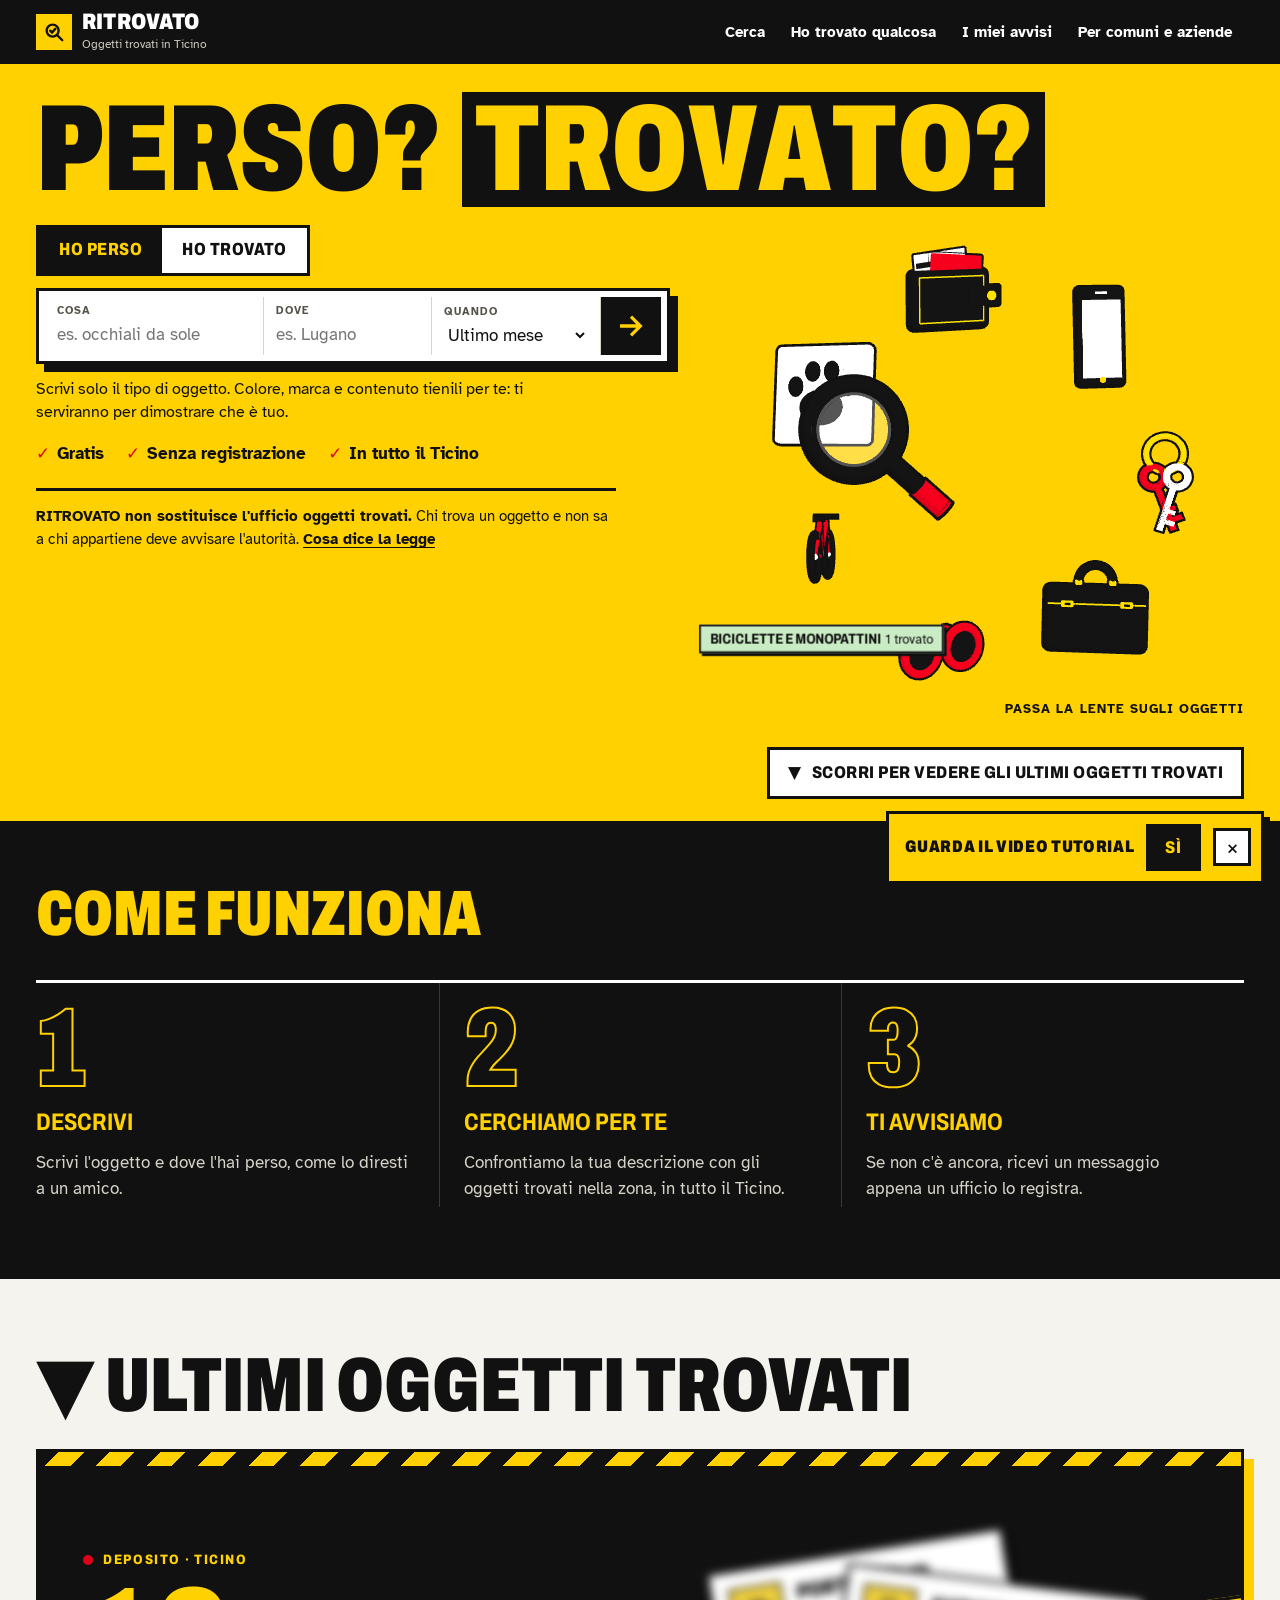
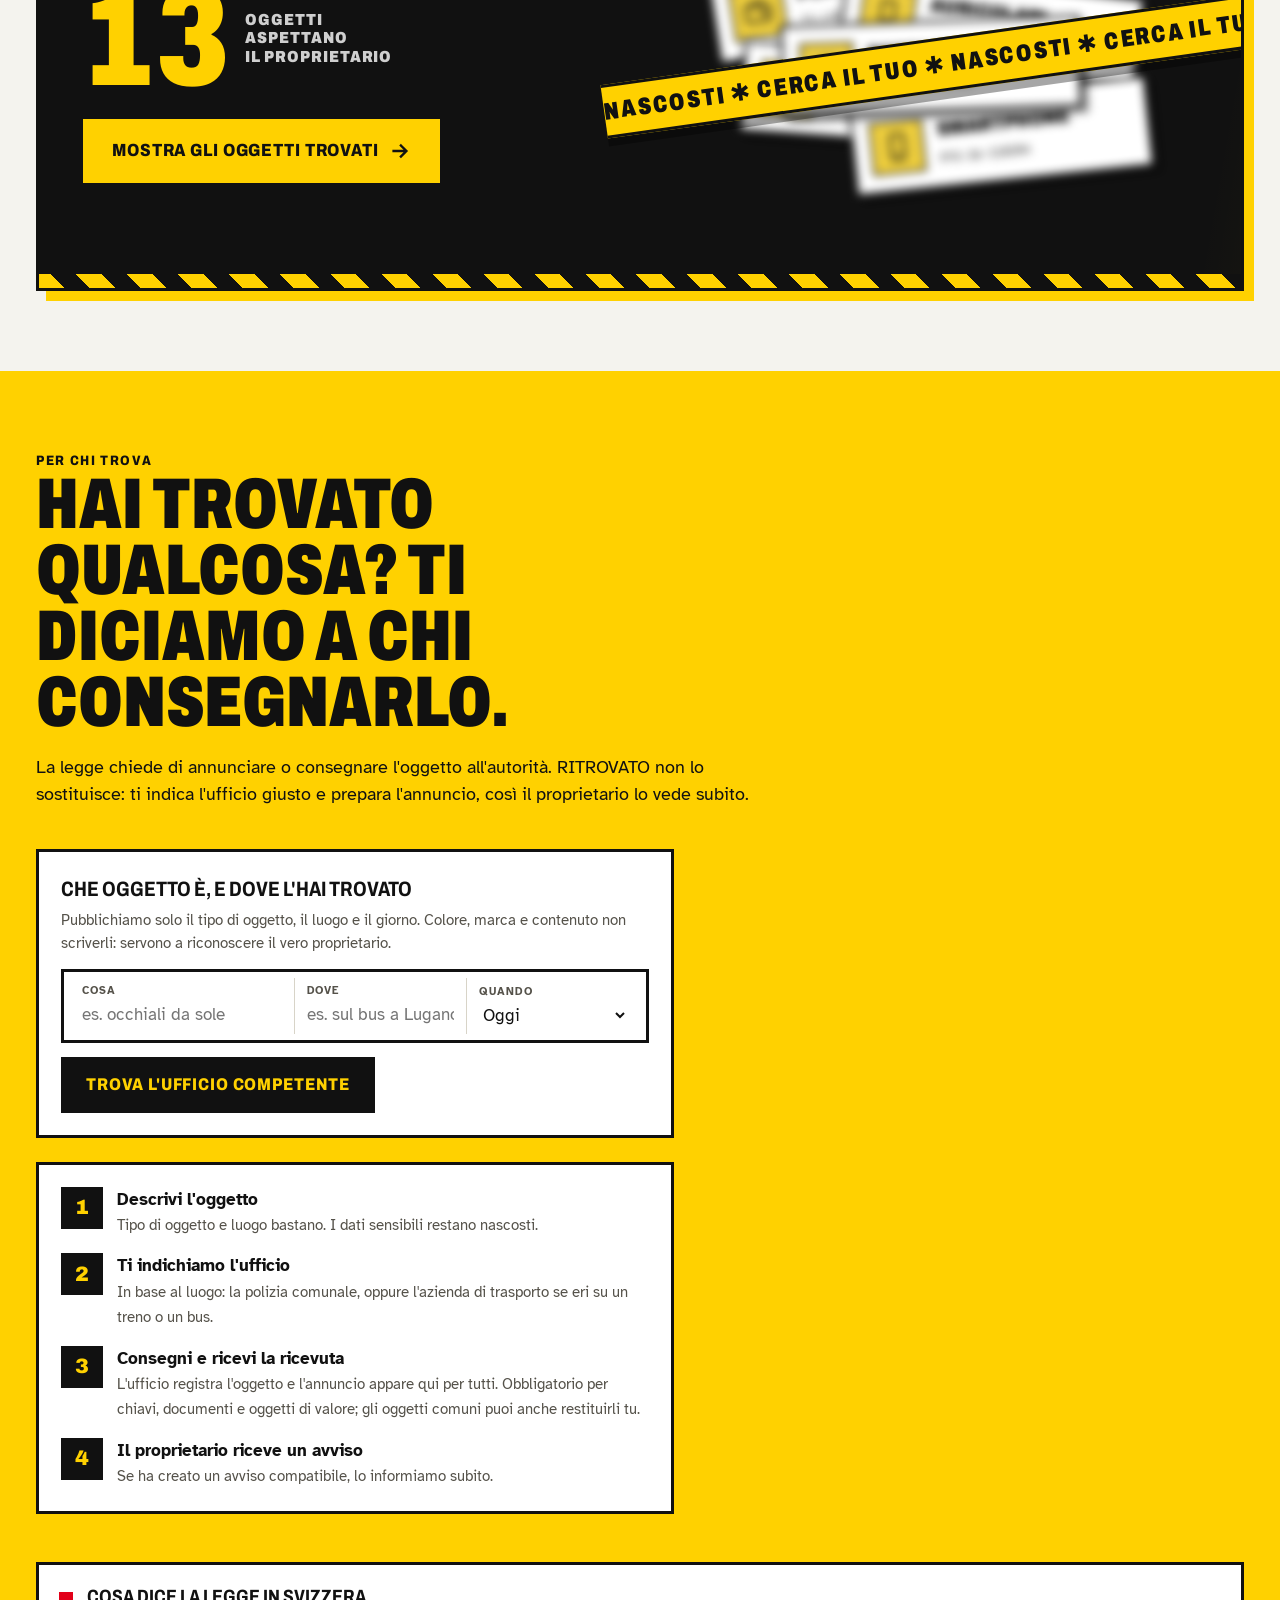
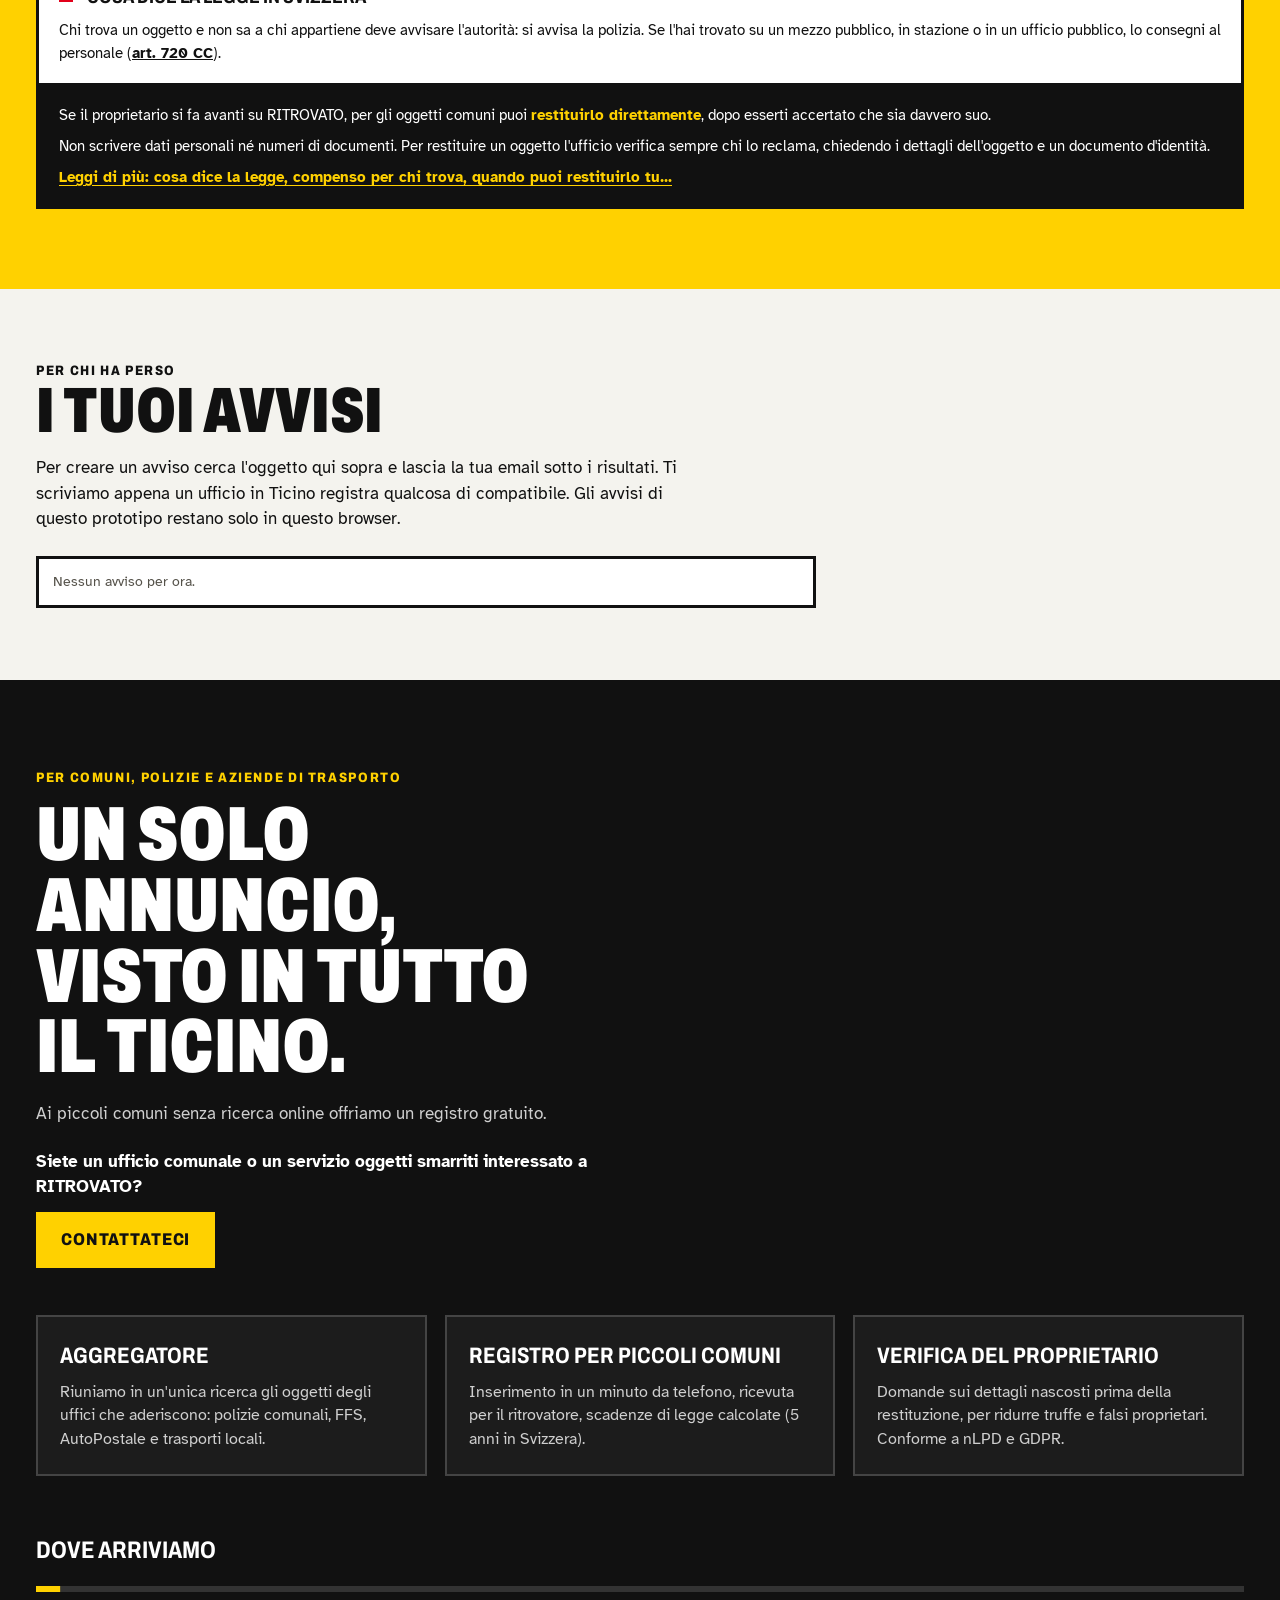
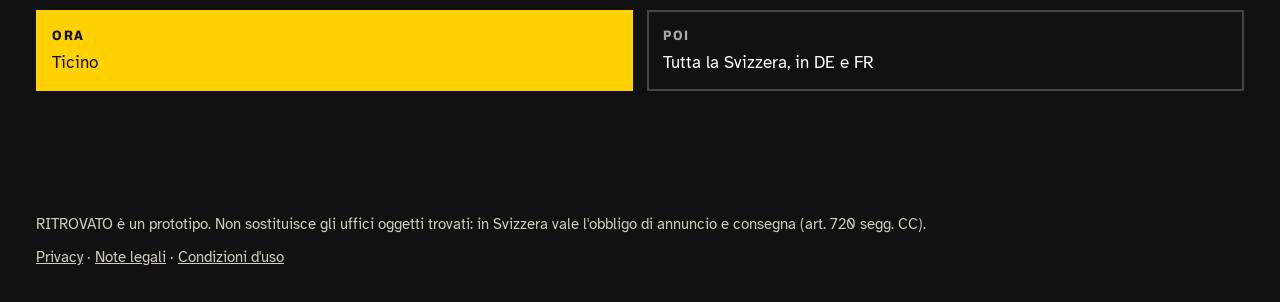
<file: index.html>
<!doctype html>
<html lang="it">
<head>
<meta charset="utf-8">
<meta http-equiv="Content-Security-Policy" content="default-src 'self'; script-src 'self' 'unsafe-inline'; style-src 'self' 'unsafe-inline'; img-src 'self' data: blob:; media-src 'self'; font-src 'self'; connect-src 'self' data: blob:; worker-src 'self' blob:; object-src 'none'; base-uri 'self'; form-action 'self'">
<meta name="viewport" content="width=device-width,initial-scale=1,viewport-fit=cover">
<meta name="robots" content="noindex">
<title>RITROVATO · Oggetti smarriti e trovati in Ticino</title>
<meta name="description" content="Perso? Trovato? Cerca gli oggetti smarriti in Ticino.">
<meta name="referrer" content="strict-origin-when-cross-origin">
<link rel="canonical" href="https://ritrovato.ch/">
<link rel="icon" href="favicon.ico" sizes="32x32">
<link rel="icon" href="favicon.svg" type="image/svg+xml">
<link rel="apple-touch-icon" href="apple-touch-icon.png">
<link rel="manifest" href="site.webmanifest">
<meta name="theme-color" content="#ffd100">
<meta property="og:type" content="website">
<meta property="og:site_name" content="RITROVATO">
<meta property="og:locale" content="it_CH">
<meta property="og:title" content="RITROVATO · Oggetti smarriti e trovati in Ticino">
<meta property="og:description" content="Perso? Trovato? Cerca gli oggetti smarriti in Ticino.">
<meta property="og:url" content="https://ritrovato.ch/">
<meta property="og:image" content="https://ritrovato.ch/assets/img/anteprima-social.png">
<meta property="og:image:width" content="1200">
<meta property="og:image:height" content="630">
<meta property="og:image:alt" content="RITROVATO.ch, gratis in tutto il Ticino">
<meta name="twitter:card" content="summary_large_image">
<link rel="stylesheet" href="assets/fonts.css">
<style>
/* Layout: segnaletica stradale svizzera in 3D. Una tela WebGL fissa sta sopra gli sfondi delle sezioni e sotto i testi;
   ogni scena 3D è agganciata a uno "slot" HTML (palco della hero, cornice della mappa, cartello, anello) e lo segue nello scroll. */
:root{
  --signal:#ffd100; --ink:#111111; --paper:#f4f3ee; --white:#ffffff;
  --ch:#e2001a; --ok:#1f8a4c; --muted:#55524a; --line:#d8d4c8; --lake:#aed3d5;
  --ok-soft:#c9ecc4; --no-soft:#f6c6c1;
  --display:"Archivo","Arial Narrow",system-ui,sans-serif;
  --body:"Atkinson Hyperlegible","Segoe UI",system-ui,sans-serif;
  --mono:"JetBrains Mono",ui-monospace,Menlo,monospace;
  --top:64px;
  color-scheme:light;
}
/* Un solo tema chiaro, voluto: è il mondo della segnaletica, giallo e nero. */
*{box-sizing:border-box}
[hidden]{display:none!important}
.skip{position:fixed;left:8px;top:-60px;z-index:1000;background:var(--ink);color:var(--signal);padding:10px 14px;font-weight:700}
.skip:focus{top:8px}
#contenuto:focus{outline:none}
html{scroll-behavior:auto}
body{margin:0;background:var(--paper);color:var(--ink);font-family:var(--body);font-size:17px;line-height:1.5;overflow-x:hidden}
h1,h2,h3{font-family:var(--display);margin:0;text-wrap:balance}
h1,h2{font-stretch:72%;font-weight:900;text-transform:uppercase;line-height:.92;letter-spacing:0}
p{margin:0}
a{color:inherit}
button,input,select,textarea{font:inherit;color:inherit}
:focus-visible{outline:3px solid var(--ch);outline-offset:2px}
.wrap{max-width:1240px;margin:0 auto;padding-left:max(16px,env(safe-area-inset-left,0px));padding-right:max(16px,env(safe-area-inset-right,0px));position:relative;z-index:2}
.mono{font-family:var(--mono);font-size:.8em;letter-spacing:.02em}
.eyebrow{font-family:var(--display);font-stretch:85%;font-weight:800;text-transform:uppercase;letter-spacing:.12em;font-size:.85rem}
.sr{position:absolute;width:1px;height:1px;overflow:hidden;clip:rect(0 0 0 0);white-space:nowrap}

/* tela 3D */
#gl{position:fixed;inset:0;width:100%;height:100%;z-index:1;pointer-events:none;display:block}

/* barra */
body::before{content:"";position:fixed;inset:0 0 auto;height:env(safe-area-inset-top,0px);z-index:30;background:var(--ink)}
header.top{position:sticky;top:env(safe-area-inset-top,0px);z-index:20;background:var(--ink);color:var(--white)}
.top .wrap{display:flex;align-items:center;gap:16px;min-height:var(--top);padding-block:8px;flex-wrap:wrap}
.brand{display:flex;align-items:center;gap:10px;text-decoration:none}
.brand-mark{width:36px;height:36px;background:var(--signal);display:grid;place-items:center;flex:none}
.brand b{display:block;font-family:var(--display);font-stretch:80%;font-weight:900;text-transform:uppercase;font-size:1.4rem;line-height:1;letter-spacing:.01em}
.brand small{display:block;font-size:.72rem;color:#cfcbbf;margin-top:2px}
nav.main{display:flex;gap:2px;margin-left:auto;flex-wrap:wrap}
nav.main a{padding:8px 12px;text-decoration:none;font-weight:700;font-size:.92rem;position:relative}
nav.main a::after{content:"";position:absolute;left:12px;right:12px;bottom:4px;height:3px;background:var(--signal);transform:scaleX(0);transform-origin:left;transition:transform .25s cubic-bezier(.7,0,.2,1)}
nav.main a:hover::after,nav.main a:focus-visible::after{transform:scaleX(1)}
@media (max-width:860px){ nav.main{order:3;width:100%;margin-left:0;overflow-x:auto;flex-wrap:nowrap} nav.main a{white-space:nowrap;padding:6px 10px;font-size:.88rem} }

/* bottoni */
.btn{display:inline-flex;align-items:center;justify-content:center;gap:10px;border:3px solid var(--ink);background:var(--ink);color:var(--signal);padding:12px 22px;font-family:var(--display);font-stretch:85%;font-weight:800;text-transform:uppercase;letter-spacing:.05em;cursor:pointer;text-decoration:none;border-radius:0;transition:background .15s,color .15s}
.btn:hover{background:var(--signal);color:var(--ink)}
.btn.signal{background:var(--signal);color:var(--ink);border-color:var(--signal)}
.btn.signal:hover{background:var(--white);border-color:var(--white)}
.btn.ghost{background:transparent;color:var(--ink)}
.btn.ghost:hover{background:var(--ink);color:var(--signal)}
.mag{will-change:transform}

/* ---------- HERO ---------- */
.hero{background:var(--signal);padding-block:28px 0;position:relative}
.hero-grid{display:grid;grid-template-columns:minmax(0,1.1fr) minmax(0,.9fr);column-gap:56px;align-items:start}
.hero h1{grid-column:1/-1;font-size:clamp(3rem,9.6vw,10rem);margin-bottom:18px;line-height:.86}
.hero h1 .w{display:inline-block;overflow:hidden;vertical-align:bottom;padding-block:.04em}
.hero h1 .w.box{background:var(--ink);color:var(--signal);padding-inline:.1em;margin-left:.05em}
.hero h1 .ch{display:inline-block;will-change:transform}
.mode{display:inline-flex;background:var(--white);border:3px solid var(--ink);margin-bottom:12px}
.mode label{cursor:pointer;position:relative}
.mode input{position:absolute;opacity:0;pointer-events:none}
.mode span{display:block;padding:9px 20px;font-family:var(--display);font-stretch:80%;font-weight:800;text-transform:uppercase;letter-spacing:.03em;font-size:1.1rem;transition:background .2s,color .2s}
.mode input:checked + span{background:var(--ink);color:var(--signal)}
.mode input:focus-visible + span{outline:3px solid var(--ch);outline-offset:-3px}
.q3{display:grid;grid-template-columns:minmax(0,1.3fr) minmax(0,1fr) minmax(0,1fr) 60px;background:var(--white);border:3px solid var(--ink);padding:6px;box-shadow:8px 8px 0 var(--ink)}
.qf{display:flex;flex-direction:column;justify-content:center;gap:2px;padding:4px 12px;border-right:1px solid var(--line);min-width:0;cursor:text}
.qf .ql{font-size:.7rem;font-weight:700;text-transform:uppercase;letter-spacing:.08em;color:var(--muted)}
.qf:focus-within .ql{color:var(--ink)}
.qf input,.qf select{border:0;background:transparent;font-size:1.08rem;padding:2px 0;outline:none;width:100%;min-width:0;color:var(--ink)}
.qf select{cursor:pointer}
.q3 .go{background:var(--ink);color:var(--signal);border:0;display:grid;place-items:center;min-height:58px;cursor:pointer}
.q3 .go:hover{background:var(--ch);color:var(--white)}
.qhint{margin-top:14px;font-size:.98rem;max-width:56ch}
.trust{list-style:none;display:flex;flex-wrap:wrap;gap:6px 22px;padding:0;margin:16px 0 0;font-weight:700;font-size:1.05rem}
.trust li::before{content:"✓";color:var(--ch);margin-right:7px}
.disc-short{margin-top:22px;padding-top:14px;border-top:3px solid var(--ink);font-size:.95rem;max-width:58ch}
.disc-short a{font-weight:700}
.hero-stage{position:relative;height:clamp(340px,40vw,500px);cursor:pointer;touch-action:pan-y}
.hero-stage .stage-note{position:absolute;right:0;bottom:6px;font-size:.8rem;font-weight:700;text-transform:uppercase;letter-spacing:.08em}
.cue-row{display:flex;justify-content:flex-end;align-items:center;gap:12px;margin-top:22px;padding-bottom:22px}
.scroll-cue{display:inline-flex;align-items:center;gap:10px;border:3px solid var(--ink);background:var(--white);text-decoration:none;font-family:var(--display);font-weight:800;font-stretch:85%;text-transform:uppercase;letter-spacing:.03em;padding:10px 18px}
.scroll-cue:hover{background:var(--ink);color:var(--signal)}
.scroll-cue .arr{display:inline-block}
@media (prefers-reduced-motion:no-preference){ .scroll-cue .arr{animation:nudge 1.4s cubic-bezier(.7,0,.3,1) infinite} @keyframes nudge{0%,100%{transform:translateY(-3px)}50%{transform:translateY(4px)}} }
#objLabel{position:fixed;left:0;top:0;z-index:15;pointer-events:none;background:var(--white);border:2px solid var(--ink);box-shadow:3px 3px 0 var(--ink);padding:3px 9px;font-size:.8rem;line-height:1.3;opacity:0;transition:opacity .25s;white-space:nowrap;will-change:transform}
#objLabel b{font-family:var(--display);font-stretch:80%;text-transform:uppercase;font-size:.9rem}
#objLabel.on{opacity:1}
@media (max-width:900px){
  .hero-grid{grid-template-columns:minmax(0,1fr)}
  .hero-stage{height:min(420px,100vw);margin-top:28px}
  .cue-row{flex-direction:column;align-items:flex-start}
}
@media (max-width:640px){
  .q3{grid-template-columns:1fr;box-shadow:5px 5px 0 var(--ink)}
  .qf{border-right:0;border-bottom:1px solid var(--line);padding:8px 10px}
  .q3 .go{min-height:50px;margin-top:6px}
  .mode span{padding:8px 14px;font-size:1rem}
}

/* ---------- NASTRO + COME FUNZIONA ---------- */
.dark{background:var(--ink);color:var(--white)}
.marquee{overflow:hidden;border-block:3px solid var(--signal);background:var(--ink);color:var(--signal);position:relative;z-index:2}
.marquee .track{display:flex;width:max-content;will-change:transform}
.marquee span{font-family:var(--display);font-stretch:72%;font-weight:900;text-transform:uppercase;font-size:clamp(2rem,5vw,3.6rem);line-height:1;padding:14px 0;white-space:nowrap}
.marquee i{font-style:normal;color:var(--ch);margin:0 .4em}
.how{padding-block:64px 72px}
.how h2{font-size:clamp(2.2rem,5vw,4rem);color:var(--signal);margin-bottom:36px}
.steps{display:grid;grid-template-columns:repeat(3,minmax(0,1fr));gap:0;border-top:3px solid var(--white)}
.step{padding:22px 24px 6px 0;display:flex;flex-direction:column;gap:10px;min-width:0}
.step + .step{padding-left:24px;border-left:1px solid #3a3a3a}
.step .n{font-family:var(--display);font-stretch:72%;font-weight:900;font-size:clamp(4rem,9vw,7rem);line-height:.8;color:transparent;-webkit-text-stroke:2px var(--signal)}
.step b{font-family:var(--display);font-stretch:80%;text-transform:uppercase;font-size:1.5rem;color:var(--signal)}
.step p{color:#d6d3c9;font-size:1.05rem;max-width:34ch}
@media (max-width:760px){ .steps{grid-template-columns:1fr} .step + .step{padding-left:0;border-left:0;border-top:1px solid #3a3a3a} }

/* ---------- RISULTATI + MAPPA ---------- */
.results{padding-block:72px 80px;background:var(--paper)}
.res-head{display:flex;justify-content:space-between;align-items:flex-end;gap:16px;flex-wrap:wrap;margin-bottom:28px}
.res-head h2{font-size:clamp(2.4rem,6vw,5rem)}
.res-head .count{font-family:var(--mono);font-size:.9rem;border:2px solid var(--ink);padding:6px 10px;background:var(--white)}
.res-grid{display:grid;grid-template-columns:minmax(0,1fr) minmax(0,1.05fr);gap:40px;align-items:start}
.list{display:flex;flex-direction:column;gap:18px;perspective:1100px;min-width:0}
.tag{position:relative;display:grid;grid-template-columns:72px minmax(0,1fr);gap:16px;background:var(--white);border:3px solid var(--ink);padding:16px 18px 16px 16px;cursor:pointer;text-align:left;width:100%;transform:rotateX(var(--rx,0deg)) rotateY(var(--ry,0deg));transform-style:preserve-3d;transition:transform .25s ease-out,box-shadow .2s,background .2s;box-shadow:0 0 0 var(--ink)}
.tag:hover,.tag.act{box-shadow:8px 8px 0 var(--ink)}
.tag.act{background:var(--signal)}
.tag .ico{width:72px;height:72px;background:var(--signal);border:2px solid var(--ink);display:grid;place-items:center}
.tag.act .ico{background:var(--white)}
.tag .hole{position:absolute;right:16px;top:50%;width:16px;height:16px;border-radius:50%;border:3px solid var(--ink);background:var(--paper);transform:translateY(-50%)}
.tag .body{min-width:0;padding-right:28px;display:flex;flex-direction:column;gap:4px}
.tag .row1{display:flex;gap:8px;align-items:center;flex-wrap:wrap}
.tag h3{font-family:var(--display);font-stretch:80%;font-weight:900;text-transform:uppercase;font-size:1.45rem;line-height:1}
.tag .desc{font-size:.95rem;color:var(--muted)}
.tag.act .desc{color:var(--ink)}
.tag .meta{display:flex;flex-wrap:wrap;gap:4px 14px;font-size:.9rem;font-weight:700}
.flag{display:inline-block;width:14px;height:10px;margin-right:6px;vertical-align:0}
.flag.CH{background:var(--ch)}
.pill{font-size:.7rem;font-weight:700;text-transform:uppercase;letter-spacing:.05em;padding:2px 7px;border:1.5px solid var(--ink)}
.pill.new{background:var(--ch);color:var(--white);border-color:var(--ch)}
.empty{padding:28px;border:3px dashed var(--ink);background:var(--white)}
.map-frame{position:sticky;top:calc(env(safe-area-inset-top,0px) + var(--top) + 20px);height:calc(100vh - var(--top) - 60px);min-height:420px;max-height:780px;border:3px solid var(--ink);background:transparent}
.map-frame .mf-top,.map-frame .mf-bot{position:absolute;left:0;right:0;display:flex;justify-content:space-between;gap:10px;padding:10px 14px;font-size:.82rem;font-weight:700;z-index:3}
.map-frame .mf-top{top:0;border-bottom:3px solid var(--ink);background:var(--ink);color:var(--signal);font-family:var(--display);font-stretch:85%;text-transform:uppercase;letter-spacing:.06em;font-size:.95rem}
.map-frame .mf-bot{bottom:0;align-items:flex-end;flex-wrap:wrap}
.map-frame .here{background:var(--signal);border:2px solid var(--ink);padding:6px 10px;font-size:.95rem;max-width:100%}
.legend{display:flex;gap:12px;align-items:center}
/* deposito chiuso: pannello scuro con nastro di cantiere e carte sfocate */
.reveal-box{position:relative;overflow:hidden;isolation:isolate;display:grid;grid-template-columns:minmax(0,1.05fr) minmax(0,1fr);gap:24px;align-items:center;background:var(--ink);color:var(--white);border:3px solid var(--ink);padding:44px 44px 52px;box-shadow:10px 10px 0 var(--signal)}
.reveal-box::before{content:"";position:absolute;inset:0 0 auto;height:14px;background:repeating-linear-gradient(-45deg,var(--signal) 0 18px,var(--ink) 18px 36px);animation:rbTape 1.6s linear infinite;z-index:-1}
.reveal-box::after{content:"";position:absolute;inset:auto 0 0;height:14px;background:repeating-linear-gradient(45deg,var(--signal) 0 18px,var(--ink) 18px 36px);animation:rbTape 1.6s linear infinite reverse;z-index:-1}
@keyframes rbTape{to{background-position:51px 0}}
.rb-scan{position:absolute;inset:0;z-index:-1;background:linear-gradient(100deg,transparent 40%,rgba(255,209,0,.10) 50%,transparent 60%);background-size:250% 100%;animation:rbScan 4.5s ease-in-out infinite}
@keyframes rbScan{0%{background-position:120% 0}100%{background-position:-120% 0}}
.rb-text{display:flex;flex-direction:column;align-items:flex-start;gap:12px}
.rb-eye{color:var(--signal);display:flex;align-items:center;gap:10px;margin:0}
.rb-dot{width:10px;height:10px;border-radius:50%;background:var(--ch);box-shadow:0 0 0 0 rgba(226,0,26,.7);animation:rbPulse 1.6s infinite}
@keyframes rbPulse{70%{box-shadow:0 0 0 12px rgba(226,0,26,0)}100%{box-shadow:0 0 0 0 rgba(226,0,26,0)}}
.rb-big{display:flex;align-items:center;gap:16px;margin:0;font-family:var(--display);font-weight:900;font-stretch:75%;line-height:.8}
.rb-big #rbCount{font-size:clamp(5rem,11vw,9rem);color:var(--signal);font-variant-numeric:tabular-nums;-webkit-text-stroke:0}
.rb-big small{font-size:1rem;font-stretch:85%;text-transform:uppercase;letter-spacing:.06em;line-height:1.15;color:#cfcfcf}
.reveal-box .rb-t{margin:6px 0 0;font-family:var(--display);font-stretch:80%;font-weight:900;text-transform:uppercase;font-size:clamp(1.5rem,2.6vw,2.2rem);line-height:1}
.rb-p{margin:0;color:#cfcfcf;max-width:44ch}
.rb-btn{position:relative;overflow:hidden;margin-top:12px;background:var(--signal);color:var(--ink);border-color:var(--signal);font-size:1.1rem;padding:16px 26px}
.rb-btn::before{content:"";position:absolute;inset:0;background:linear-gradient(110deg,transparent 30%,rgba(255,255,255,.65) 50%,transparent 70%);transform:translateX(-120%);animation:rbShine 2.8s ease-in-out infinite}
@keyframes rbShine{60%,100%{transform:translateX(120%)}}
.rb-btn svg{transition:transform .25s cubic-bezier(.7,0,.2,1)}
.rb-btn:hover{background:var(--white);border-color:var(--white);color:var(--ink)}
.rb-btn:hover svg{transform:translateX(6px)}
.rb-deck{position:relative;height:340px;perspective:1100px}
.rb-card{position:absolute;left:50%;top:50%;width:min(300px,80%);display:flex;gap:14px;align-items:center;padding:16px;background:var(--white);color:var(--ink);border:3px solid var(--ink);box-shadow:6px 6px 0 rgba(0,0,0,.45);transform:translate(-50%,-50%) translate(var(--x),var(--y)) rotate(var(--r));transition:transform .6s cubic-bezier(.2,.9,.2,1),filter .6s;filter:blur(5px) grayscale(.3);animation:rbFloat 5s ease-in-out infinite;animation-delay:var(--d)}
.rb-card .ico{width:54px;height:54px;flex:none;background:var(--signal);border:2px solid var(--ink);display:grid;place-items:center}
.rb-card b{font-family:var(--display);font-stretch:80%;font-weight:900;text-transform:uppercase;font-size:1.3rem;line-height:1}
.rb-card i{display:block;font-style:normal;font-family:var(--mono);font-size:.75rem;margin-top:6px}
@keyframes rbFloat{50%{translate:0 -8px}}
.reveal-box:hover .rb-card{transform:translate(-50%,-50%) translate(calc(var(--x)*1.6),calc(var(--y)*1.4)) rotate(calc(var(--r)*1.7));filter:blur(3px) grayscale(.1)}
.rb-tape{position:absolute;left:-12%;right:-12%;top:50%;z-index:20;transform:translateY(-50%) rotate(-8deg);background:var(--signal);color:var(--ink);border-block:3px solid var(--ink);font-family:var(--display);font-stretch:75%;font-weight:900;font-size:1.5rem;letter-spacing:.08em;white-space:nowrap;overflow:hidden;padding:6px 0;box-shadow:0 8px 0 rgba(0,0,0,.35)}
.rb-tape span{display:inline-block;animation:rbMarq 12s linear infinite}
@keyframes rbMarq{to{transform:translateX(-50%)}}
@media (max-width:860px){.reveal-box{grid-template-columns:minmax(0,1fr);padding:36px 22px 44px}.rb-deck{height:240px;order:-1}}
@media (prefers-reduced-motion:reduce){.reveal-box *,.reveal-box::before,.reveal-box::after{animation:none!important}}
.res-grid.closed{grid-template-columns:minmax(0,1fr)}
.qalert{margin-top:6px;padding:20px;background:var(--signal);border:3px solid var(--ink)}
.qalert .qa-t{font-weight:700;font-size:1.15rem;margin-bottom:10px}
.qa-row{display:flex;gap:8px}
.qa-row input{flex:1;min-width:0;padding:11px 12px;border:3px solid var(--ink);background:var(--white)}
.qa-n{margin-top:8px;font-size:.88rem}
@media (max-width:900px){
  .res-grid{grid-template-columns:minmax(0,1fr)}
  .map-frame{order:-1;position:relative;top:auto;height:420px;min-height:0}
}

/* ---------- HO TROVATO ---------- */
.found{background:var(--signal);padding-block:80px}
.found h2{font-size:clamp(2.4rem,5.6vw,4.8rem);max-width:15ch}
.found .lead{font-size:1.15rem;max-width:62ch;margin-top:18px}
.found-grid{display:grid;grid-template-columns:minmax(0,1.1fr) minmax(0,.9fr);gap:48px;align-items:start;margin-top:40px}
.found-left{display:flex;flex-direction:column;gap:24px;min-width:0}
.panel{background:var(--white);border:3px solid var(--ink);padding:22px}
.f3-lab b{font-family:var(--display);font-stretch:80%;text-transform:uppercase;font-size:1.3rem;display:block}
.f3-lab .note{display:block;font-size:.95rem;color:var(--muted);margin-top:4px}
.panel .q3{grid-template-columns:minmax(0,1.3fr) minmax(0,1fr) minmax(0,1fr);box-shadow:none;margin-block:14px}
.panel .q3 .qf:last-child{border-right:0}
@media (max-width:640px){ .panel .q3{grid-template-columns:1fr} }
.rule{margin-top:14px;padding:14px 16px;border:3px solid var(--ink);font-size:.98rem;line-height:1.45}
.rule:empty{display:none}
.rule.office-only{background:var(--no-soft)}
.rule.direct{background:var(--ok-soft)}
.rule.where{background:var(--paper)}
.rule b.big{font-family:var(--display);font-stretch:80%;text-transform:uppercase;font-size:1.25rem;display:block;margin-bottom:4px}
ol.flow{list-style:none;margin:0;padding:0;display:grid;gap:16px;counter-reset:f}
ol.flow li{counter-increment:f;display:grid;grid-template-columns:42px minmax(0,1fr);gap:14px}
ol.flow li::before{content:counter(f);width:42px;height:42px;background:var(--ink);color:var(--signal);display:grid;place-items:center;font-weight:900;font-family:var(--display);font-size:1.3rem}
ol.flow b{display:block;font-size:1.05rem}
ol.flow .note{color:var(--muted);font-size:.95rem}
.sign-slot{position:relative;height:clamp(300px,34vw,440px)}
.law{display:grid;grid-template-columns:minmax(0,1fr);gap:0;border:3px solid var(--ink);background:var(--white);margin-top:8px}
.law > div{padding:18px 20px;min-width:0}
.law > div + div{border-left:3px solid var(--ink)}
.law h3{font-stretch:80%;text-transform:uppercase;font-size:1.2rem;display:flex;align-items:center;gap:8px;margin-bottom:8px}
.law p{font-size:.95rem}
.law p + p{margin-top:8px}
.law a{font-weight:700}
.law .full{grid-column:1/-1;border-left:0!important;border-top:3px solid var(--ink);background:var(--ink);color:var(--white)}
.law .full b{color:var(--signal)}
@media (max-width:900px){ .found-grid{grid-template-columns:minmax(0,1fr)} .sign-slot{order:-1;height:300px} }
@media (max-width:640px){ .law{grid-template-columns:1fr} .law > div + div{border-left:0;border-top:3px solid var(--ink)} }

/* ---------- AVVISI ---------- */
.alerts-sec{background:var(--paper);padding-block:72px}
.alerts-sec h2{font-size:clamp(2.2rem,5vw,4rem)}
.alerts-sec .lead{max-width:62ch;margin-top:14px;font-size:1.08rem}
.alerts{display:flex;flex-direction:column;gap:10px;margin-top:24px;max-width:780px}
.alert-row{display:flex;justify-content:space-between;gap:12px;align-items:center;border:3px solid var(--ink);background:var(--white);padding:12px 14px}
.alert-row .note{color:var(--muted);font-size:.9rem}
.yes{color:var(--ok);font-weight:700}

/* ---------- ENTI ---------- */
.enti{padding-block:88px 96px;position:relative}
.enti .eyebrow{color:var(--signal)}
.enti h2{font-size:clamp(2.4rem,6vw,5.2rem);max-width:13ch;margin-top:12px}
.enti-top{display:grid;grid-template-columns:minmax(0,1fr) minmax(0,.8fr);gap:40px;align-items:center}
.ring-slot{height:clamp(300px,32vw,420px)}
.enti .lead{color:#cfcfcf;max-width:56ch;margin-top:18px;font-size:1.08rem}
.cta-enti{display:flex;flex-wrap:wrap;align-items:center;gap:12px 18px;margin-top:22px;font-weight:700}
.grid3{display:grid;grid-template-columns:repeat(3,minmax(0,1fr));gap:18px;margin-top:48px;perspective:1000px}
.grid3 .card{background:#1c1c1c;border:2px solid #444;padding:22px;transform:rotateX(var(--rx,0deg)) rotateY(var(--ry,0deg));transition:transform .25s ease-out,border-color .2s;min-width:0}
.grid3 .card:hover{border-color:var(--signal)}
.grid3 h3{font-stretch:80%;text-transform:uppercase;font-size:1.4rem;color:var(--white);margin-bottom:8px}
.grid3 p{color:#cfcfcf;font-size:.98rem}
.road{margin-top:56px}
.road h3{font-stretch:80%;text-transform:uppercase;font-size:1.5rem;margin-bottom:18px}
.road-line{position:relative;height:6px;background:#333;margin-bottom:18px}
.road-line i{position:absolute;inset:0;background:var(--signal);transform-origin:left;transform:scaleX(.25)}
.road-steps{display:grid;grid-template-columns:repeat(2,minmax(0,1fr));gap:14px}
.road-steps div{border:2px solid #444;padding:14px;min-width:0}
.road-steps div .eyebrow{color:#a8a8a8;display:block;margin-bottom:4px}
.road-steps div.now{background:var(--signal);color:var(--ink);border-color:var(--signal)}
.road-steps div.now .eyebrow{color:var(--ink)}
@media (max-width:900px){ .enti-top{grid-template-columns:minmax(0,1fr)} .grid3{grid-template-columns:minmax(0,1fr)} .road-steps{grid-template-columns:repeat(2,minmax(0,1fr))} }

/* ---------- FOOTER ---------- */
footer{background:var(--ink);color:#cfcbbf;font-size:.92rem;position:relative;z-index:2}
footer .wrap{padding-block:26px 34px}
footer .marquee{border-bottom:0}
footer .marquee span{color:var(--signal)}

/* dialog e toast */
dialog{border:3px solid var(--ink);padding:0;max-width:620px;width:calc(100% - 32px);background:var(--white);color:var(--ink);box-shadow:10px 10px 0 var(--ink)}
dialog::backdrop{background:rgba(17,17,17,.6)}
.dlg{padding:24px;display:flex;flex-direction:column;gap:16px}
.dlg-head{display:flex;justify-content:space-between;gap:12px;align-items:flex-start}
.dlg h2{font-size:2.2rem}
.x{border:3px solid var(--ink);background:var(--white);width:40px;height:40px;cursor:pointer;font-size:1.3rem;flex:none}
.x:hover{background:var(--signal)}
dl.facts{display:grid;grid-template-columns:max-content minmax(0,1fr);gap:8px 18px;margin:0}
dl.facts dt{color:var(--muted);font-size:.88rem}
dl.facts dd{margin:0;font-weight:700}
.legal{background:var(--paper);border-left:6px solid var(--ch);padding:12px 14px;font-size:.95rem}
.form{display:grid;gap:12px}
.form label{display:grid;gap:4px;font-weight:700;font-size:.92rem}
.form input,.form textarea{border:3px solid var(--ink);padding:10px;background:var(--white)}
.toast{position:fixed;left:50%;bottom:calc(20px + env(safe-area-inset-bottom,0px));transform:translateX(-50%);background:var(--ink);color:var(--signal);padding:12px 18px;font-weight:700;z-index:40;max-width:calc(100% - 32px);border:3px solid var(--signal)}

.more{border:0;background:none;padding:0;font:inherit;font-weight:700;color:inherit;text-decoration:underline;text-underline-offset:3px;cursor:pointer}
.more.light{color:var(--signal)}
.res-tools{display:flex;gap:10px;align-items:center;flex-wrap:wrap}
.btn.small{padding:6px 12px;font-size:.85rem;border-width:2px}
.foot{display:flex;flex-direction:column;gap:10px}
.legal-links a{color:#cfcbbf}
.lawdoc h3{font-stretch:80%;text-transform:uppercase;font-size:1.1rem;margin:18px 0 6px}
.lawdoc p,.lawdoc li{line-height:1.5;margin:0 0 8px}.lawdoc ul{padding-left:20px;margin:0 0 8px}
.lawdoc a,.dlg a{font-weight:700}
dialog{max-height:calc(100vh - 32px);overflow:auto}
.claim{border-top:3px solid var(--ink);padding-top:16px}
.claim-t{font-family:var(--display);font-stretch:80%;text-transform:uppercase;font-size:1.2rem}
.claim .note{font-size:.92rem;color:var(--muted)}
.row2{display:grid;grid-template-columns:1fr 1fr;gap:12px}
@media (max-width:520px){ .row2{grid-template-columns:1fr} }
.check{display:flex!important;gap:8px;align-items:flex-start;font-weight:400!important}.check input{width:auto;margin-top:4px}
.okbox{background:var(--signal);border:3px solid var(--ink);padding:14px 16px}
.okbox ol{margin:6px 0 0;padding-left:18px}
.dir span{font-size:.82rem;margin-left:6px;padding:1px 6px;background:var(--signal);border:1px solid var(--ink);white-space:nowrap}
#objLabel.common{background:var(--ok-soft)} #objLabel.office{background:var(--no-soft)}
@media (prefers-reduced-motion:reduce){ .tag,.grid3 .card{transition:none;transform:none!important} }
/* invito al video tutorial: piccolo cartello in basso, si chiude con X; Sì apre il video */
.vid-ask{position:fixed;right:max(16px,env(safe-area-inset-right,0px));bottom:calc(16px + env(safe-area-inset-bottom,0px));z-index:35;display:flex;align-items:center;gap:12px;background:var(--signal);border:3px solid var(--ink);box-shadow:6px 6px 0 var(--ink);padding:10px 10px 10px 16px;max-width:calc(100% - 32px);transform:translateY(20px);opacity:0;transition:transform .35s,opacity .35s}
.vid-ask.on{transform:none;opacity:1}
.vid-ask p{font-family:var(--display);font-stretch:80%;font-weight:900;text-transform:uppercase;letter-spacing:.04em;font-size:1.05rem;line-height:1.1}
.vid-ask .btn{padding:8px 16px}
.vid-ask .x{width:38px;height:38px}
dialog.vid{max-width:min(1100px,calc(100% - 32px));background:var(--ink);border-color:var(--ink);box-shadow:10px 10px 0 var(--signal)}
dialog.vid .x{position:absolute;top:8px;right:8px;z-index:2}
dialog.vid video{display:block;width:100%;height:auto;max-height:calc(100dvh - 40px);background:var(--ink)}
/* dopo il primo Sì resta un pulsante fisso per rivedere il video */
.vid-again{position:fixed;left:max(16px,env(safe-area-inset-left,0px));bottom:calc(16px + env(safe-area-inset-bottom,0px));z-index:34;display:inline-flex;align-items:center;gap:8px;background:var(--white);color:var(--ink);border:3px solid var(--ink);box-shadow:4px 4px 0 var(--ink);padding:8px 14px;font-family:var(--display);font-stretch:80%;font-weight:900;text-transform:uppercase;letter-spacing:.04em;font-size:.95rem;cursor:pointer}
.vid-again:hover,.vid-again:focus-visible{background:var(--ink);color:var(--signal)}
.vid-again[hidden]{display:none}
/* sul telefono il pulsante sta in alto a destra, subito sotto l'intestazione */
@media (max-width:700px){ .vid-again{left:auto;right:max(12px,env(safe-area-inset-right,0px));bottom:auto;top:calc(env(safe-area-inset-top,0px) + var(--hdr,64px) + 10px);padding:6px 10px;font-size:.85rem;box-shadow:3px 3px 0 var(--ink)} }
@media (prefers-reduced-motion:reduce){ .vid-ask{transition:none} }
</style>

</head>
<body>
<a class="skip" href="#contenuto">Vai al contenuto</a>
<canvas id="gl" aria-hidden="true"></canvas>
<div id="objLabel" aria-hidden="true"></div>

<header class="top">
  <div class="wrap">
    <a class="brand" href="#cerca" aria-label="Ritrovato, home">
      <span class="brand-mark" aria-hidden="true"><svg width="22" height="22" viewBox="0 0 24 24" fill="none" stroke="#111" stroke-width="2.6" stroke-linecap="round"><circle cx="10.5" cy="10.5" r="6.5"/><path d="M15.5 15.5 21 21"/><path d="M7.8 10.6l2 2 3.6-4"/></svg></span>
      <span><b>Ritrovato</b><small>Oggetti trovati in Ticino</small></span>
    </a>
    <nav class="main" aria-label="Sezioni">
      <a href="#cerca">Cerca</a>
      <a href="#trovato">Ho trovato qualcosa</a>
      <a href="#avvisi">I miei avvisi</a>
      <a href="#enti">Per comuni e aziende</a>
    </nav>
  </div>
</header>

<main id="contenuto" tabindex="-1">
<section class="hero" id="cerca">
  <div class="wrap hero-grid">
    <h1 id="heroTitle" aria-label="Perso? Trovato?"><span class="w">Perso?</span> <span class="w box">Trovato?</span></h1>
    <div class="hero-main">
      <form id="searchForm" role="search">
        <div class="mode" role="radiogroup" aria-label="Cosa vuoi fare">
          <label><input type="radio" name="mode" value="perso" id="modePerso" checked><span>Ho perso</span></label>
          <label><input type="radio" name="mode" value="trovato" id="modeTrovato"><span>Ho trovato</span></label>
        </div>
        <div class="q3">
          <label class="qf"><span class="ql">Cosa</span><input id="q" list="objList" autocomplete="off" enterkeyhint="go" placeholder="es. occhiali da sole"></label>
          <label class="qf"><span class="ql">Dove</span><input id="qWhere" list="placeList" autocomplete="off" enterkeyhint="go" placeholder="es. Lugano"></label>
          <label class="qf"><span class="ql">Quando</span><select id="qWhen">
            <option value="0">Oggi</option><option value="1">Ieri</option><option value="7">Ultimi 7 giorni</option><option value="30" selected>Ultimo mese</option><option value="365">Ultimo anno</option>
          </select></label>
          <button class="go mag" type="submit" aria-label="Cerca" title="Cerca"><svg width="28" height="28" viewBox="0 0 24 24" fill="none" stroke="currentColor" stroke-width="2.8" stroke-linecap="square" aria-hidden="true"><path d="M4 12h15M13 5l7 7-7 7"/></svg></button>
        </div>
        <p class="qhint" id="qHint">Scrivi solo il tipo di oggetto. Colore, marca e contenuto tienili per te: ti serviranno per dimostrare che è tuo.</p>
      </form>
      <ul class="trust"><li>Gratis</li><li>Senza registrazione</li><li>In tutto il Ticino</li></ul>
      <p class="disc-short"><b>RITROVATO non sostituisce l'ufficio oggetti trovati.</b> Chi trova un oggetto e non sa a chi appartiene deve avvisare l'autorità. <button class="more" type="button" data-law>Cosa dice la legge</button></p>
    </div>
    <div class="hero-stage" id="heroStage" role="group" aria-label="Oggetti trovati per categoria: tocca un oggetto per vedere gli ultimi ritrovamenti">
      <span class="stage-note">Passa la lente sugli oggetti</span>
    </div>
  </div>
  <div class="wrap cue-row">
    <a class="scroll-cue mag" href="#risultati"><span class="arr" aria-hidden="true">▼</span> Scorri per vedere gli ultimi oggetti trovati</a>
  </div>
</section>


<section class="dark how" aria-labelledby="howT">
  <div class="wrap">
    <h2 id="howT" class="reveal">Come funziona</h2>
    <div class="steps">
      <div class="step"><span class="n">1</span><b>Descrivi</b><p>Scrivi l'oggetto e dove l'hai perso, come lo diresti a un amico.</p></div>
      <div class="step"><span class="n">2</span><b>Cerchiamo per te</b><p>Confrontiamo la tua descrizione con gli oggetti trovati nella zona, in tutto il Ticino.</p></div>
      <div class="step"><span class="n">3</span><b>Ti avvisiamo</b><p>Se non c'è ancora, ricevi un messaggio appena un ufficio lo registra.</p></div>
    </div>
  </div>
</section>

<section class="results" id="risultati" aria-labelledby="resTitle">
  <div class="wrap">
    <div class="res-head">
      <h2 id="resTitle" class="reveal">▼ Ultimi oggetti trovati</h2>
      <span class="res-tools"><button class="btn ghost small" type="button" id="showAll" hidden>Mostra tutto</button><button class="btn ghost small" type="button" id="hideBtn" hidden>Nascondi gli oggetti trovati</button><span class="count" id="resCount"></span></span>
    </div>
    <div class="res-grid">
      <div class="list-col">
        <div class="reveal-box" id="revealBox">
          <div class="rb-scan" aria-hidden="true"></div>
          <div class="rb-text">
            <p class="eyebrow rb-eye"><span class="rb-dot" aria-hidden="true"></span>Deposito · Ticino</p>
            <p class="rb-big"><span id="rbCount">0</span><small>oggetti<br>aspettano<br>il proprietario</small></p>
            <button class="btn rb-btn" type="button" id="revealBtn"><span>Mostra gli oggetti trovati</span><svg width="22" height="22" viewBox="0 0 24 24" fill="none" stroke="currentColor" stroke-width="2.6" stroke-linecap="square" aria-hidden="true"><path d="M5 12h13M13 6l6 6-6 6"/></svg></button>
          </div>
          <div class="rb-deck" id="rbDeck" aria-hidden="true"></div>
        </div>
        <div class="list" id="list"></div>
        <form class="qalert" id="qAlert" hidden>
          <p class="qa-t">Non l'hai trovato? Lascia la tua email e ti avvisiamo appena compare.</p>
          <div class="qa-row"><input id="qaMail" type="email" required autocomplete="email" placeholder="La tua email" aria-label="La tua email"><button class="btn" type="submit">Avvisami</button></div>
          <p class="qa-n">Non serve registrarsi. Ti scriviamo solo per questo avviso. <a href="privacy.html">Privacy</a></p>
        </form>
      </div>
      <aside class="map-frame" id="mapFrame" aria-label="Mappa del Ticino con gli oggetti trovati">
        <div class="mf-top"><span>Ticino</span><span class="mono" id="mfCount"></span></div>
        <div class="mf-bot">
          <span class="here" id="mapHere">Lugano · Piazza della Riforma</span>
          <span class="legend"><span><i class="flag CH"></i>Oggetto trovato</span></span>
        </div>
      </aside>
    </div>
  </div>
</section>

<section class="found" id="trovato" aria-labelledby="foundT">
  <div class="wrap">
    <p class="eyebrow">Per chi trova</p>
    <h2 id="foundT" class="reveal">Hai trovato qualcosa? Ti diciamo a chi consegnarlo.</h2>
    <p class="lead">La legge chiede di annunciare o consegnare l'oggetto all'autorità. RITROVATO non lo sostituisce: ti indica l'ufficio giusto e prepara l'annuncio, così il proprietario lo vede subito.</p>
    <div class="found-grid">
      <div class="found-left">
        <form class="panel" id="foundForm">
          <p class="f3-lab"><b>Che oggetto è, e dove l'hai trovato</b><span class="note">Pubblichiamo solo il tipo di oggetto, il luogo e il giorno. Colore, marca e contenuto non scriverli: servono a riconoscere il vero proprietario.</span></p>
          <div class="q3">
            <label class="qf"><span class="ql">Cosa</span><input id="fWhat" list="objList" required autocomplete="off" placeholder="es. occhiali da sole"></label>
            <label class="qf"><span class="ql">Dove</span><input id="fPlace" required autocomplete="off" placeholder="es. sul bus a Lugano"></label>
            <label class="qf"><span class="ql">Quando</span><select id="fWhen">
              <option value="0" selected>Oggi</option><option value="1">Ieri</option><option value="7">Ultimi 7 giorni</option><option value="30">Ultimo mese</option><option value="365">Ultimo anno</option>
            </select></label>
          </div>
          <button class="btn mag" type="submit">Trova l'ufficio competente</button>
          <div id="fRule" aria-live="polite"></div>
        </form>
        <div class="panel">
          <ol class="flow">
            <li><div><b>Descrivi l'oggetto</b><span class="note">Tipo di oggetto e luogo bastano. I dati sensibili restano nascosti.</span></div></li>
            <li><div><b>Ti indichiamo l'ufficio</b><span class="note">In base al luogo: la polizia comunale, oppure l'azienda di trasporto se eri su un treno o un bus.</span></div></li>
            <li><div><b>Consegni e ricevi la ricevuta</b><span class="note">L'ufficio registra l'oggetto e l'annuncio appare qui per tutti. Obbligatorio per chiavi, documenti e oggetti di valore; gli oggetti comuni puoi anche restituirli tu.</span></div></li>
            <li><div><b>Il proprietario riceve un avviso</b><span class="note">Se ha creato un avviso compatibile, lo informiamo subito.</span></div></li>
          </ol>
        </div>
      </div>
      <div class="sign-slot" id="signSlot" aria-hidden="true"></div>
    </div>

    <div class="law" id="legge" style="margin-top:48px">
      <div>
        <h3><i class="flag CH"></i>Cosa dice la legge in Svizzera</h3>
        <p>Chi trova un oggetto e non sa a chi appartiene deve avvisare l'autorità: si avvisa la polizia. Se l'hai trovato su un mezzo pubblico, in stazione o in un ufficio pubblico, lo consegni al personale (<a href="https://www.fedlex.admin.ch/eli/cc/24/233_245_233/it#art_720" target="_blank" rel="noopener">art. 720 CC</a>).</p>
      </div>
      <div class="full">
        <p>Se il proprietario si fa avanti su RITROVATO, per gli oggetti comuni puoi <b>restituirlo direttamente</b>, dopo esserti accertato che sia davvero suo.</p>
        <p>Non scrivere dati personali né numeri di documenti. Per restituire un oggetto l'ufficio verifica sempre chi lo reclama, chiedendo i dettagli dell'oggetto e un documento d'identità.</p>
        <p><button class="more light" type="button" data-law>Leggi di più: cosa dice la legge, compenso per chi trova, quando puoi restituirlo tu…</button></p>
      </div>
    </div>
  </div>
</section>

<section class="alerts-sec" id="avvisi" aria-labelledby="alT">
  <div class="wrap">
    <p class="eyebrow">Per chi ha perso</p>
    <h2 id="alT" class="reveal">I tuoi avvisi</h2>
    <p class="lead">Per creare un avviso cerca l'oggetto qui sopra e lascia la tua email sotto i risultati. Ti scriviamo appena un ufficio in Ticino registra qualcosa di compatibile. Gli avvisi di questo prototipo restano solo in questo browser.</p>
    <div class="alerts" id="alerts"></div>
  </div>
</section>

<section class="dark enti" id="enti" aria-labelledby="entiT">
  <div class="wrap">
    <div class="enti-top">
      <div>
        <p class="eyebrow">Per comuni, polizie e aziende di trasporto</p>
        <h2 id="entiT" class="reveal">Un solo annuncio, visto in tutto il Ticino.</h2>
        <p class="lead">Ai piccoli comuni senza ricerca online offriamo un registro gratuito.</p>
        <p class="cta-enti"><span>Siete un ufficio comunale o un servizio oggetti smarriti interessato a RITROVATO?</span> <button class="btn signal mag" type="button" id="contactUs">Contattateci</button></p>
      </div>
      <div class="ring-slot" id="ringSlot" aria-hidden="true"></div>
    </div>
    <div class="grid3">
      <div class="card tilt"><h3>Aggregatore</h3><p>Riuniamo in un'unica ricerca gli oggetti degli uffici che aderiscono: polizie comunali, FFS, AutoPostale e trasporti locali.</p></div>
      <div class="card tilt"><h3>Registro per piccoli comuni</h3><p>Inserimento in un minuto da telefono, ricevuta per il ritrovatore, scadenze di legge calcolate (5 anni in Svizzera).</p></div>
      <div class="card tilt"><h3>Verifica del proprietario</h3><p>Domande sui dettagli nascosti prima della restituzione, per ridurre truffe e falsi proprietari. Conforme a nLPD e GDPR.</p></div>
    </div>
    <div class="road">
      <h3>Dove arriviamo</h3>
      <div class="road-line"><i id="roadFill"></i></div>
      <div class="road-steps">
        <div class="now"><span class="eyebrow">Ora</span>Ticino</div>
        <div><span class="eyebrow">Poi</span>Tutta la Svizzera, in DE e FR</div>
      </div>
    </div>
  </div>
</section>
</main>

<footer>
  <div class="wrap foot">RITROVATO è un prototipo. Non sostituisce gli uffici oggetti trovati: in Svizzera vale l'obbligo di annuncio e consegna (art. 720 segg. CC).
    <nav class="legal-links" aria-label="Informazioni legali"><a href="privacy.html">Privacy</a> · <a href="note-legali.html">Note legali</a> · <a href="condizioni-uso.html">Condizioni d'uso</a></nav></div>
</footer>

<datalist id="objList">
  <option value="Portafoglio"></option><option value="Chiavi"></option><option value="Occhiali"></option><option value="Borsa o zaino"></option>
  <option value="Smartphone"></option><option value="Auricolari"></option><option value="Bici o monopattino"></option><option value="Giacca"></option>
  <option value="Orologio"></option><option value="Ombrello"></option><option value="Documenti"></option>
</datalist>
<datalist id="placeList"></datalist>

<dialog id="dlg"><div class="dlg" id="dlgBody"></div></dialog>
<div class="toast" id="toast" hidden></div>

<div class="vid-ask" id="vidAsk" role="dialog" aria-label="Video tutorial" hidden>
  <p>Guarda il video tutorial</p>
  <button class="btn" type="button" id="vidYes">Sì</button>
  <button class="x" type="button" id="vidNo" aria-label="No, chiudi">×</button>
</div>
<button class="vid-again" type="button" id="vidAgain" hidden><span aria-hidden="true">▶</span> Guarda video</button>
<dialog class="vid" id="vidDlg" aria-label="Video tutorial">
  <button class="x" type="button" data-close aria-label="Chiudi il video">×</button>
  <video id="vid" controls playsinline preload="none"></video>
</dialog>

<script src="assets/js/gsap.min.js"></script>
<script src="assets/js/ScrollTrigger.min.js"></script>
<script src="assets/js/lenis.min.js"></script>
<script type="importmap">{"imports":{"three":"./assets/js/three.module.js"}}</script>

<script>
/* ---------- DATI (dal sito RITROVATO Ticino) ---------- */
const PLACES = {
  airolo:{n:"Airolo",c:"CH",lon:8.61,lat:46.53}, biasca:{n:"Biasca",c:"CH",lon:8.97,lat:46.36},
  bellinzona:{n:"Bellinzona",c:"CH",lon:9.02,lat:46.19}, locarno:{n:"Locarno",c:"CH",lon:8.80,lat:46.17},
  ascona:{n:"Ascona",c:"CH",lon:8.77,lat:46.155}, lugano:{n:"Lugano",c:"CH",lon:8.95,lat:46.005},
  mendrisio:{n:"Mendrisio",c:"CH",lon:8.985,lat:45.87}, chiasso:{n:"Chiasso",c:"CH",lon:9.03,lat:45.835}
};
const SOURCES = {lug:"Polizia Città di Lugano",bel:"Polizia comunale Bellinzona",loc:"Polizia comunale Locarno",ffs:"FFS oggetti trovati",apt:"AutoPostale Ticino",tpl:"TPL Lugano"};
const OFFICES = {
  CH:{ n:"Polizia comunale del luogo", d:"In Ticino gli oggetti si consegnano alla polizia comunale. A Lugano: Polizia Città di Lugano, sportello oggetti trovati." },
  transport:{ CH:"FFS o AutoPostale, al più vicino sportello in stazione" }
};
const OFFICE_ONLY = new Set(["portafoglio","chiavi","telefono","gioielli"]);
const CATS = { portafoglio:"Portafogli e documenti", telefono:"Elettronica", chiavi:"Chiavi", borsa:"Borse e zaini", abbigliamento:"Abbigliamento", gioielli:"Gioielli e orologi", occhiali:"Occhiali", bici:"Biciclette e monopattini", animale:"Animali domestici", altro:"Altro" };
const SYN = {
  portafoglio:["portafoglio","portafogli","documenti","documento","tessera","tessere","porta tessere","carta","borsellino"],
  telefono:["telefono","smartphone","cellulare","iphone","auricolari","cuffie","tablet","elettronica","pc","computer","laptop"],
  chiavi:["chiave","chiavi","mazzo"],
  borsa:["borsa","zaino","borsetta","valigia","tracolla"],
  abbigliamento:["giacca","sciarpa","cappotto","giubbotto","maglione","cappello","abbigliamento","guanti"],
  gioielli:["orologio","anello","collana","braccialetto","gioielli","gioiello","orecchini"],
  occhiali:["occhiali","occhiale","lenti"],
  bici:["bici","bicicletta","monopattino","ebike"],
  animale:["cane","gatto","animale","pet"],
  altro:["ombrello","passeggino","giocattolo","peluche"]
};
const TODAY = new Date(); TODAY.setHours(12,0,0,0);
const dAgo = n => new Date(TODAY - n*864e5);
const LAW = {
  CH: { name:"Svizzera", ref:"art. 720–722 CC", keep:"5 anni", text:"Chi ha perso l'oggetto può reclamarlo per 5 anni. Poi la proprietà passa a chi l'ha trovato, che ha diritto a una ricompensa adeguata." }
};
const ITEMS = [
  {id:"TI-LUG-26-04817", cat:"portafoglio", t:"Portafoglio", desc:"Portafoglio a libro in pelle. Documenti custoditi a parte.", p:"lugano", spot:"Piazza della Riforma", src:"lug", days:1},
  {id:"FFS-26-118204", cat:"telefono", t:"Smartphone", desc:"Smartphone Apple con cover in silicone. Schermo integro.", p:"bellinzona", spot:"Treno RE80 Bellinzona–Milano, carrozza 3", src:"ffs", days:2},
  {id:"TI-LOC-26-00912", cat:"occhiali", t:"Occhiali da sole", desc:"Montatura squadrata, con astuccio rigido.", p:"locarno", spot:"Piazza Grande", src:"loc", days:4},
  {id:"APT-26-7741", cat:"borsa", t:"Zaino", desc:"Zaino da escursione di media capienza.", p:"airolo", spot:"Bus 111 Airolo–Nufenen", src:"apt", days:5},
  {id:"TI-LUG-26-04822", cat:"gioielli", t:"Orologio", desc:"Orologio analogico con cinturino in metallo.", p:"lugano", spot:"Parco Ciani", src:"lug", days:6},
  {id:"TPL-26-3310", cat:"telefono", t:"Auricolari", desc:"Auricolari nella custodia di ricarica.", p:"lugano", spot:"Linea 2, fermata Centro", src:"tpl", days:1},
  {id:"TI-BEL-26-01455", cat:"portafoglio", t:"Porta tessere", desc:"Porta tessere in tessuto con un abbonamento dei trasporti. Documenti custoditi a parte.", p:"bellinzona", spot:"Viale Stazione", src:"bel", days:3},
  {id:"FFS-26-118377", cat:"borsa", t:"Borsa", desc:"Borsa a tracolla in tela.", p:"mendrisio", spot:"Stazione Mendrisio, binario 2", src:"ffs", days:7},
  {id:"FFS-26-118455", cat:"telefono", t:"Tablet", desc:"Tablet 10 pollici con custodia a libro.", p:"chiasso", spot:"Treno RE80, stazione di Chiasso", src:"ffs", days:4},
  {id:"TI-LUG-26-04790", cat:"chiavi", t:"Chiave", desc:"Chiave di sicurezza con portachiavi.", p:"lugano", spot:"Lido di Lugano", src:"lug", days:15},
  {id:"APT-26-7790", cat:"abbigliamento", t:"Sciarpa", desc:"Sciarpa lunga di lana.", p:"ascona", spot:"Bus 316 Locarno–Ascona", src:"apt", days:8},
  {id:"FFS-26-117950", cat:"bici", t:"Bicicletta", desc:"Bici da città con cestino anteriore.", p:"biasca", spot:"Stazione Biasca", src:"ffs", days:22},
  {id:"TI-LUG-26-04862", cat:"occhiali", t:"Occhiali da sole", desc:"Occhiali da sole con lenti graduate, senza astuccio.", p:"lugano", spot:"Via Nassa", src:"lug", days:1}
].map((it,i) => { const lag = Math.min(it.days, i % 3), reported = ["TI-LUG-26-04817", "APT-26-7790"].includes(it.id);
  return {...it, date:dAgo(it.days), reported, custody: reported ? null : dAgo(it.days - lag)}; })
 .sort((a,b) => a.days - b.days);
const ICONS = {
  portafoglio:'<path d="M3 7h16a2 2 0 0 1 2 2v8a2 2 0 0 1-2 2H5a2 2 0 0 1-2-2zM3 7l12-3 1 3"/><circle cx="16" cy="13" r="1.4"/>',
  telefono:'<rect x="7" y="2.5" width="10" height="19" rx="2"/><path d="M11 18.5h2"/>',
  chiavi:'<circle cx="8" cy="8" r="4.5"/><path d="M11.2 11.2 20 20M16 16l2-2M18.5 18.5l2-2"/>',
  borsa:'<path d="M5 8h14l-1 13H6zM9 8V6a3 3 0 0 1 6 0v2"/>',
  occhiali:'<circle cx="6.5" cy="14" r="3.5"/><circle cx="17.5" cy="14" r="3.5"/><path d="M10 14h4M3 13l1-5M21 13l-1-5"/>',
  bici:'<circle cx="5.5" cy="16" r="3.5"/><circle cx="18.5" cy="16" r="3.5"/><path d="M5.5 16 9 9h6l3.5 7M9 9l3 7 3-7M8 6h3"/>',
  abbigliamento:'<path d="M8 3 4 6l2 4 2-1v12h8V9l2 1 2-4-4-3a4 4 0 0 1-8 0z"/>',
  gioielli:'<circle cx="12" cy="13" r="6"/><path d="M12 10v3l2 1M9 3h6M9 21h6"/>',
  altro:'<circle cx="12" cy="12" r="8"/><path d="M12 8v5M12 16h.01"/>'
};
</script>

<script>
/* ---------- INTERFACCIA (testi, ricerca, moduli) ---------- */
const $ = s => document.querySelector(s), $$ = s => [...document.querySelectorAll(s)];
const esc = s => String(s).replace(/[&<>"']/g, c => ({"&":"&amp;","<":"&lt;",">":"&gt;",'"':"&quot;","'":"&#39;"}[c]));
const norm = s => s.toLowerCase().normalize("NFD").replace(/[̀-ͯ]/g, "");
const ago = d => d === 0 ? "oggi" : d === 1 ? "ieri" : `${d} giorni fa`;
window.UI = { activePlace:"lugano", activeIndex:0, listCards:[] };

$("#placeList").innerHTML = Object.values(PLACES).map(p => `<option value="${esc(p.n)}"></option>`).join("");

function catOf(text){
  const t = " " + norm(text) + " ";
  for(const [cat, words] of Object.entries(SYN)) if(words.some(w => t.includes(w))) return cat;
  return "";
}
function placeOf(text){
  const t = norm(text);
  return Object.keys(PLACES).find(k => t.includes(norm(PLACES[k].n))) || "";
}

let current = ITEMS, lastTitle;
const DECK = [{x:-70,y:-70,r:-9},{x:60,y:-40,r:7},{x:-40,y:30,r:4},{x:70,y:70,r:-6},{x:0,y:0,r:-2}];
function renderDeck(items){
  $("#rbCount").textContent = items.length;
  $("#rbDeck").innerHTML = items.slice(0, DECK.length).map((it,i) => { const d = DECK[i];
    return `<div class="rb-card" style="--x:${d.x}px;--y:${d.y}px;--r:${d.r}deg;--d:${-i*.9}s;z-index:${i}"><span class="ico"><svg width="32" height="32" viewBox="0 0 24 24" fill="none" stroke="#111" stroke-width="1.7" stroke-linecap="round" stroke-linejoin="round">${ICONS[it.cat]||ICONS.altro}</svg></span><span><b>${esc(it.t)}</b><i>${esc(it.id)}</i></span></div>`; }).join("")
    + `<div class="rb-tape"><span>${"NASCOSTI ✱ CERCA IL TUO ✱ ".repeat(8)}</span></div>`;
  if(window.gsap && !REDUCE && !renderDeck.done){ renderDeck.done = true;
    const o = {n:0}; gsap.to(o, {n:items.length, duration:1.6, ease:"power2.out", scrollTrigger:{trigger:"#revealBox", start:"top 80%"}, onUpdate:() => $("#rbCount").textContent = Math.round(o.n)});
  }
}
function renderList(items, title){
  current = items;
  $("#resTitle").textContent = title || "▼ Ultimi oggetti trovati";
  $("#resCount").textContent = `${items.length} ${items.length === 1 ? "oggetto" : "oggetti"} · ultimi 30 giorni`;
  $("#mfCount").textContent = `${items.length} pin`;
  $("#list").innerHTML = items.length ? items.map((it,i) => {
    const pl = PLACES[it.p];
    return `<button class="tag tilt" type="button" data-i="${i}">
      <span class="ico" aria-hidden="true"><svg width="40" height="40" viewBox="0 0 24 24" fill="none" stroke="#111" stroke-width="1.7" stroke-linecap="round" stroke-linejoin="round">${ICONS[it.cat]||ICONS.altro}</svg></span>
      <span class="body">
        <span class="row1"><span class="mono">${esc(it.id)}</span>${it.days <= 1 ? '<span class="pill new">Nuovo</span>' : ""}</span>
        <h3>${esc(it.t)}</h3>
        <span class="desc">${esc(it.desc)}</span>
        <span class="meta"><span><i class="flag ${pl.c}"></i>${esc(pl.n)} · ${esc(it.spot)}</span><span>${ago(it.days)}</span></span>
      </span>
      <span class="hole" aria-hidden="true"></span>
    </button>`;
  }).join("") : `<div class="empty"><b>Nessun oggetto trovato con questa descrizione.</b><br>Prova con una parola più semplice, per esempio “portafoglio” o “chiavi”.</div>`;
  const open = !!UI.revealed;
  if(!open) renderDeck(items);
  $("#revealBox").hidden = open; $("#list").hidden = !open; $("#mapFrame").hidden = !open; $("#resCount").hidden = !open; $("#hideBtn").hidden = !open;
  $(".res-grid").classList.toggle("closed", !open);
  lastTitle = title;
  $("#qAlert").hidden = !(title) || !open;
  $("#showAll").hidden = !(title) || !open;
  $("#qAlert .qa-t").textContent = items.length ? "Non è tra questi? Lascia la tua email e ti avvisiamo appena compare." : "Non l'hai trovato? Lascia la tua email e ti avvisiamo appena compare.";
  UI.listCards = $$("#list .tag");
  UI.items = items;
  bindTilt(UI.listCards);
  window.dispatchEvent(new Event("ritrovato:list"));
  if(window.ScrollTrigger) ScrollTrigger.refresh();
}

function runSearch(){
  const q = $("#q").value.trim(), w = $("#qWhere").value.trim(), when = +$("#qWhen").value;
  const cat = catOf(q), place = placeOf(w), qn = norm(q);
  const words = qn.split(/\s+/).filter(x => x.length > 2 && !["da","di","del","della","con"].includes(x));
  const res = ITEMS.filter(it => it.days <= when
    && (!q || it.cat === cat || words.some(x => norm(it.t + " " + it.desc).includes(x)))
    && (!w || (place ? it.p === place : norm(PLACES[it.p].n + " " + it.spot).includes(norm(w)))));
  const label = [q || "Tutti gli oggetti", w ? `a ${w}` : ""].filter(Boolean).join(" ");
  lastSearch = {what:q || "Qualsiasi oggetto", cat, where:place};
  UI.revealed = true; renderList(res, `▼ ${label}`);
  scrollToEl("#risultati");
}
let lastSearch = null;
$("#searchForm").addEventListener("submit", e => {
  e.preventDefault();
  if($("#modeTrovato").checked){
    $("#fWhat").value = $("#q").value; $("#fPlace").value = $("#qWhere").value;
    scrollToEl("#trovato"); setTimeout(() => $("#fWhat").focus({preventScroll:true}), 900); return;
  }
  runSearch();
});
$$('input[name="mode"]').forEach(r => r.addEventListener("change", () => {
  const found = $("#modeTrovato").checked;
  $("#qHint").textContent = found
    ? "Scrivi il tipo di oggetto e il luogo: ti diciamo a quale ufficio consegnarlo."
    : "Scrivi solo il tipo di oggetto. Colore, marca e contenuto tienili per te: ti serviranno per dimostrare che è tuo.";
}));
window.filterCat = cat => {
  $("#q").value = ""; $("#qWhere").value = "";
  UI.revealed = true;
  renderList(ITEMS.filter(it => it.cat === cat), `▼ ${CATS[cat]}`);
  lastSearch = {what:CATS[cat], cat, where:""};
  scrollToEl("#risultati");
};

/* dettaglio oggetto e richiesta di ritiro (come nel sito originale) */
const dlg = $("#dlg");
const fmtDate = dt => dt.toLocaleDateString("it-CH", {day:"numeric", month:"short"});
function dirLink(src, p){
  const q = {ffs:`Stazione FFS ${p.n}`, tno:`Stazione ${p.n}`, apt:`AutoPostale ${p.n}`}[src] || `${SOURCES[src]}, ${p.n}`;
  return `<a class="dir" href="https://www.google.com/maps/dir/?api=1&destination=${encodeURIComponent(q)}" target="_blank" rel="noopener">${esc(SOURCES[src])} <span>Come arrivarci ↗</span></a>`;
}
function openItem(it){
  const p = PLACES[it.p], sn = SOURCES[it.src], law = LAW[p.c];
  const direct = it.reported && !OFFICE_ONLY.has(it.cat), to = direct ? "a chi l'ha trovato" : "all'ufficio";
  $("#dlgBody").innerHTML = `
    <div class="dlg-head"><div><p class="eyebrow">${esc(CATS[it.cat])} · <span class="mono">${esc(it.id)}</span></p><h2>${esc(it.t)}</h2></div>
      <button class="x" type="button" aria-label="Chiudi" data-close>×</button></div>
    <p>${esc(it.desc)}</p>
    <dl class="facts">
      <dt>Trovato</dt><dd><i class="flag ${p.c}"></i>${esc(it.spot)}, ${esc(p.n)} (${law.name})</dd>
      <dt>Trovato il</dt><dd>${fmtDate(it.date)}, ${ago(it.days)}</dd>
      ${it.reported
        ? `<dt>Stato</dt><dd><b>Segnalato</b>: chi l'ha trovato non l'ha ancora consegnato all'ufficio.</dd><dt>Dove si trova</dt><dd>Ancora presso chi l'ha trovato.${direct ? "" : ` Ti avvisiamo quando arriva all'ufficio.<br><span class="note">Verrà consegnato a ${esc(sn)}. Chiavi, documenti e oggetti di valore si ritirano solo all'ufficio.</span>`}</dd>${direct ? `<dt>Restituzione</dt><dd>Direttamente da chi l'ha trovato, dopo aver verificato che è tuo.</dd>` : ""}`
        : `<dt>Consegnato in custodia</dt><dd>${fmtDate(it.custody)}</dd><dt>In custodia presso</dt><dd>${dirLink(it.src, p)}</dd>`}
      <dt>Reclamabile per</dt><dd>${law.keep}</dd>
    </dl>
    <div class="legal"><b>${law.name}, ${law.ref}.</b> ${law.text}</div>
    ${it.reported && !direct ? `<form class="form claim" id="claim">
      <b class="claim-t">È tuo? Ti avvisiamo quando arriva all'ufficio</b>
      <p class="note">Per ora l'oggetto è ancora presso chi l'ha trovato. Appena ${esc(sn)} lo registra ti scriviamo: allora potrai chiederne il ritiro rispondendo a due domande. Porta un documento d'identità.</p>
      <label>La tua email<input id="c4" type="email" required autocomplete="email"></label>
      <button class="btn" type="submit">Avvisami quando arriva all'ufficio</button>
    </form>` : `<form class="form claim" id="claim">
      <b class="claim-t">${direct ? "È tuo? Descrivilo per iscritto" : "È tuo? Rispondi a due domande"}</b>
      <p class="note">L'annuncio pubblico non mostra i dettagli che identificano l'oggetto (colore, contenuto, segni particolari). Le tue risposte vanno ${to}, che le confronta con quei dettagli prima del ritiro.${direct ? " RITROVATO non verifica l'identità: la restituzione è un accordo tra voi." : " Porta un documento d'identità."}</p>
      <label>Descrivi uno o più dettagli dell'oggetto<input id="c1" required placeholder="es. il colore, cosa c'era dentro, un segno particolare"></label>
      <label>Quando e dove pensi di averlo perso?<input id="c2" required placeholder="es. venerdì sera, sul treno delle 18:12"></label>
      <div class="row2">
        <label>Nome e cognome<input id="c3" required autocomplete="name"></label>
        <label>Telefono o e-mail<input id="c4" required autocomplete="email"></label>
      </div>
      ${direct ? `<label class="check"><input type="checkbox" id="c5" required> Dichiaro che l'oggetto è mio e che i dettagli indicati sono veri.</label>
      <p class="note">A tutela di chi l'ha trovato, RITROVATO conserva questa dichiarazione scritta con data e ora. Alla consegna confermate entrambi con una ricevuta digitale.</p>` : ""}
      <p class="note">Se è tuo, a chi l'ha trovato spetta per legge una ricompensa. <button class="more" type="button" data-law>Leggi di più…</button></p>
      <button class="btn" type="submit">Invia la richiesta ${to}</button>
    </form>`}`;
  if(!dlg.open) dlg.showModal();
  $("#claim").addEventListener("submit", e => {
    e.preventDefault();
    e.target.outerHTML = it.reported && !direct
      ? `<div class="okbox"><b>Fatto. Ti avvisiamo appena ${esc(sn)} registra l'oggetto.</b><br>Ti abbiamo mandato un link per confermare; in ogni avviso trovi il link per disattivarlo. <span class="note">In questo prototipo nulla viene inviato.</span></div>`
      : direct
      ? `<div class="okbox"><b>Dichiarazione registrata il ${fmtDate(TODAY)} e inviata a chi l'ha trovato.</b><ol><li>Chi l'ha trovato confronta i tuoi dettagli con quelli nascosti.</li><li>Se corrispondono, vi mettiamo in contatto per la restituzione.</li><li>Alla consegna entrambi confermate sul sito: si genera la ricevuta digitale con la tua dichiarazione allegata.</li></ol><span class="note">In questo prototipo nulla viene inviato.</span></div>`
      : `<div class="okbox"><b>Richiesta pronta per ${esc(sn)}.</b><br>In questo prototipo non viene inviata. Nel servizio reale l'ufficio ti contatta per il ritiro e ti indica gli orari dello sportello.</div>`;
  });
}
function openLaw(){
  const ch = n => `<a href="https://www.fedlex.admin.ch/eli/cc/24/233_245_233/it#art_${n}" target="_blank" rel="noopener">art. ${n} CC</a>`;
  $("#dlgBody").innerHTML = `
    <div class="dlg-head"><div><p class="eyebrow">Cosa dice la legge</p><h2>Hai trovato un oggetto: cosa devi fare</h2></div>
      <button class="x" type="button" aria-label="Chiudi" data-close>×</button></div>
    <div class="lawdoc">
      <h3>Se conosci il proprietario</h3>
      <p>Restituiscilo a lui. L'obbligo di avvisare o consegnare all'autorità vale solo se il proprietario <b>non</b> è noto.</p>
      <h3>Se non lo conosci</h3>
      <p><b>Svizzera</b> (${ch(720)}): avvisa la polizia o l'ufficio designato dal cantone (in Ticino la polizia comunale). Per gli oggetti di valore inferiore a 10 franchi l'avviso non è obbligatorio.</p>
      <p><b>Mezzi e luoghi pubblici</b> (${ch(720)} cpv. 3): se lo trovi in una casa abitata o in un luogo destinato all'uso pubblico o ai trasporti, per esempio un bus, un treno, una stazione, un negozio o un ufficio, consegnalo al personale o allo sportello di quel servizio, non alla polizia. Una fermata del bus in strada invece è suolo pubblico: vale la regola normale, polizia o ufficio del comune.</p>
      <p>Le aziende di trasporto (per esempio FFS, AutoPostale o TPL) hanno propri uffici oggetti smarriti per i loro mezzi e le loro stazioni.</p>
      <h3>Quando puoi restituirlo direttamente con RITROVATO</h3>
      <p>Se il proprietario si fa avanti su RITROVATO puoi restituirglielo tu, <b>solo se</b> sono vere tutte queste condizioni:</p>
      <ul>
        <li>è un oggetto comune (abbigliamento, borse, occhiali, biciclette e simili);</li>
        <li>chi lo reclama ha descritto per iscritto su RITROVATO i dettagli che l'annuncio non mostra, e corrispondono;</li>
        <li>alla consegna confermate entrambi e si genera una ricevuta digitale.</li>
      </ul>
      <p>RITROVATO non verifica l'identità: la dichiarazione scritta ti tutela, ma la decisione di restituire resta tua. Se hai dubbi, consegnalo all'ufficio.</p>
      <h3>Sempre all'ufficio</h3>
      <p>Chiavi, documenti, portafogli, telefoni, gioielli e altri oggetti di valore. L'ufficio verifica l'identità di chi li reclama e tiene un registro.</p>
      <h3>Il compenso per chi trova</h3>
      <p><b>Svizzera</b> (${ch(722)}): se il proprietario non lo reclama entro 5 anni, l'oggetto diventa tuo. Se lo reclama, hai diritto al rimborso delle spese e a una ricompensa adeguata.</p>
      <h3>Privacy</h3>
      <p>Non scrivere dati personali né numeri di documenti. Descrivi l'oggetto senza i dettagli che lo identificano: servono per riconoscere il vero proprietario.</p>
    </div>`;
  if(!dlg.open) dlg.showModal();
  $("#dlgBody").scrollTop = 0;
}
window.openLaw = openLaw;
$("#list").addEventListener("click", e => { const b = e.target.closest(".tag"); if(b) openItem(current[+b.dataset.i]); });
dlg.addEventListener("click", e => { if(e.target === dlg || e.target.closest("[data-close]")) dlg.close(); });
document.addEventListener("click", e => { if(e.target.closest("[data-law]")){ e.preventDefault(); openLaw(); } });

/* avvisi (solo in questo browser) */
let alerts = [];
try{ alerts = JSON.parse(localStorage.getItem("ritrovato3d-alerts") || "[]"); }catch(_){ alerts = []; }
function saveAlerts(){ try{ localStorage.setItem("ritrovato3d-alerts", JSON.stringify(alerts)); }catch(_){} }
function renderAlerts(){
  $("#alerts").innerHTML = alerts.length ? alerts.map((a,i) => {
    const n = ITEMS.filter(it => (!a.cat || a.cat === it.cat) && (!a.where || a.where === it.p)).length;
    return `<div class="alert-row"><div><b>${esc(a.what)}</b><div class="note">${esc(CATS[a.cat]||"Tutte le categorie")} · ${esc(a.where ? PLACES[a.where].n : "tutta la zona")} · ${n ? `<span class="yes">${n} compatibil${n === 1 ? "e" : "i"}</span>` : "nessuno per ora"}</div></div>
      <button class="btn ghost" type="button" data-del="${i}" aria-label="Elimina avviso">Elimina</button></div>`;
  }).join("") : `<div class="alert-row"><span class="note">Nessun avviso per ora.</span></div>`;
}
$("#alerts").addEventListener("click", e => { const b = e.target.closest("[data-del]"); if(!b) return; alerts.splice(+b.dataset.del, 1); saveAlerts(); renderAlerts(); });
$("#qAlert").addEventListener("submit", e => {
  e.preventDefault();
  alerts.unshift(lastSearch || {what:"Qualsiasi oggetto", cat:"", where:""}); saveAlerts(); renderAlerts();
  $("#qaMail").value = ""; toast("Avviso creato. Lo trovi in “I tuoi avvisi”.");
});
renderAlerts();

/* ho trovato: quale ufficio */
$("#foundForm").addEventListener("submit", e => {
  e.preventDefault();
  const what = $("#fWhat").value, where = $("#fPlace").value;
  const cat = catOf(what), place = placeOf(where);
  const transport = /\b(bus|treno|stazione|tram|battello|imbarcadero|linea|autopostale|ffs|tpl)\b/.test(norm(where));
  let html = "";
  if(!place){
    html += `<div class="rule where"><b class="big">Dove l'hai trovato?</b>Non lo abbiamo capito dal testo. Scrivi il comune, per esempio Lugano, Locarno o Bellinzona. Per ora RITROVATO copre il Ticino.</div>`;
  } else {
    const pl = PLACES[place];
    const office = transport ? OFFICES.transport[pl.c] : OFFICES[pl.c].n;
    html += `<div class="rule where"><b class="big"><i class="flag ${pl.c}"></i>${esc(office)}</b>${transport ? "Eri su un mezzo pubblico o in stazione: consegnalo al personale." : esc(OFFICES[pl.c].d)}</div>`;
  }
  if(cat === "animale") html += `<div class="rule">Animale domestico: avvisa la polizia o porta l'animale da un veterinario, che legge il microchip e rintraccia il proprietario.</div>`;
  else if(cat) html += OFFICE_ONLY.has(cat)
    ? `<div class="rule office-only"><b>Va consegnato all'ufficio.</b> Chiavi, documenti e oggetti di valore non si restituiscono direttamente: l'ufficio verifica l'identità di chi li reclama.</div>`
    : `<div class="rule direct"><b>Puoi restituirlo tu.</b> Chi lo reclama descrive per iscritto dettagli che solo il proprietario conosce: li confronti tu con l'oggetto e, se corrispondono, vi mettiamo in contatto. RITROVATO non verifica l'identità e la restituzione resta sotto la tua responsabilità; se preferisci, consegnalo all'ufficio.</div>`;
  $("#fRule").innerHTML = html;
  window.dispatchEvent(new CustomEvent("ritrovato:sign", {detail:{place}}));
});

/* contatto enti */
$("#contactUs").addEventListener("click", () => {
  $("#dlgBody").innerHTML = `<div class="dlg-head"><h2>Contattateci</h2><button class="x" type="button" data-close aria-label="Chiudi">×</button></div>
    <form class="form" id="contactForm">
      <label>Ente o azienda<input id="cOrg" required autocomplete="organization"></label>
      <label>Email<input id="cMail" type="email" required autocomplete="email"></label>
      <label>Messaggio<textarea id="cMsg" rows="3"></textarea></label>
      <button class="btn" type="submit">Invia la richiesta</button>
      <p class="note" style="font-size:.88rem;color:var(--muted)">In questo prototipo la richiesta non viene ancora inviata.</p>
    </form>`;
  dlg.showModal();
  $("#contactForm").addEventListener("submit", ev => { ev.preventDefault(); dlg.close(); toast("Richiesta pronta. In questo prototipo non viene ancora inviata."); });
});

/* ---------- VIDEO TUTORIAL ----------
   All'ingresso un piccolo invito: Sì apre il video e lo fa partire, X chiude e basta.
   La scelta resta nel browser (ritrovo-video), così l'invito non torna a ogni visita.
   Chi ha detto Sì trova sempre in basso il pulsante «Guarda video». */
(() => {
  const ask = $("#vidAsk"), vd = $("#vidDlg"), v = $("#vid"), again = $("#vidAgain");
  let seen = null; try{ seen = localStorage.getItem("ritrovo-video"); }catch(_){}
  if(seen === "si") again.hidden = false;
  // altezza reale dell'intestazione (sul telefono va su due righe), per il pulsante in alto
  const hdr = () => document.documentElement.style.setProperty("--hdr", document.querySelector("header.top").offsetHeight + "px");
  hdr(); addEventListener("resize", hdr);
  const done = val => { try{ localStorage.setItem("ritrovo-video", val); }catch(_){} ask.classList.remove("on"); setTimeout(() => ask.hidden = true, 350); };
  if(!seen){ setTimeout(() => { ask.hidden = false; requestAnimationFrame(() => requestAnimationFrame(() => ask.classList.add("on"))); }, 1200); }
  $("#vidNo").addEventListener("click", () => done("no"));
  // telefono tenuto in verticale: versione 9:16, altrimenti quella orizzontale
  const play = () => {
    v.src = matchMedia("(orientation:portrait) and (max-width:820px)").matches ? "assets/video/ritrovato-spot-verticale.mp4" : "assets/video/ritrovato-spot.mp4";
    vd.showModal(); v.play().catch(() => {});
  };
  $("#vidYes").addEventListener("click", () => { done("si"); setTimeout(() => again.hidden = false, 350); play(); });
  again.addEventListener("click", play);
  vd.addEventListener("click", e => { if(e.target === vd || e.target.closest("[data-close]")) vd.close(); });
  vd.addEventListener("close", () => v.pause());
})();

let tt; function toast(msg){ const t = $("#toast"); t.textContent = msg; t.hidden = false; clearTimeout(tt); tt = setTimeout(() => t.hidden = true, 3200); }

/* inclinazione 3D delle schede sotto il puntatore */
const REDUCE = matchMedia("(prefers-reduced-motion: reduce)").matches;
const FINE = matchMedia("(pointer: fine)").matches;
function bindTilt(els){
  if(REDUCE || !FINE) return;
  els.forEach(el => {
    el.addEventListener("pointermove", e => { const r = el.getBoundingClientRect(); const x = (e.clientX - r.left)/r.width - .5, y = (e.clientY - r.top)/r.height - .5; el.style.setProperty("--ry", (x*10).toFixed(2)+"deg"); el.style.setProperty("--rx", (-y*10).toFixed(2)+"deg"); });
    el.addEventListener("pointerleave", () => { el.style.setProperty("--ry","0deg"); el.style.setProperty("--rx","0deg"); });
  });
}
bindTilt($$(".grid3 .tilt"));

/* nastri */
function fillMarquee(el, words){ const s = words.map(w => `${w}<i>●</i>`).join(""); el.innerHTML = `<span>${s}</span><span>${s}</span>`; }

/* scroll morbido */
let lenis = null;
function scrollToEl(sel){
  const el = document.querySelector(sel); if(!el) return;
  const off = -($("header.top").offsetHeight + 8);
  if(lenis) lenis.scrollTo(el, {offset:off, duration:1.4});
  else window.scrollTo({top: el.getBoundingClientRect().top + scrollY + off, behavior: REDUCE ? "auto" : "smooth"});
}
document.addEventListener("click", e => {
  const a = e.target.closest('a[href^="#"]'); if(!a) return;
  const id = a.getAttribute("href"); if(id.length < 2) return;
  e.preventDefault(); scrollToEl(id);
});

renderList(ITEMS);
$("#hideBtn").addEventListener("click", () => {
  UI.revealed = false; renderList(current, lastTitle); scrollToEl("#risultati");
});
$("#revealBtn").addEventListener("click", async () => {
  if(window.gsap && !REDUCE){
    const cards = $$("#rbDeck .rb-card");
    await gsap.timeline()
      .to("#rbDeck .rb-tape", {scaleX:0, opacity:0, duration:.3, ease:"power2.in"})
      .to(cards, {x:i => (i % 2 ? 1 : -1) * (300 + i*40), y:i => -200 - i*30, rotation:i => (i % 2 ? 40 : -40), opacity:0, filter:"blur(0px)", duration:.6, ease:"power3.in", stagger:.06}, "<.1")
      .to("#revealBox", {clipPath:"inset(0 0 100% 0)", duration:.45, ease:"expo.inOut"}, "-=.25");
    gsap.set("#revealBox", {clearProps:"clipPath"});
  }
  UI.revealed = true; renderList(current, lastTitle);
  if(window.gsap && !REDUCE) gsap.from("#list .tag", {y:40, rotateX:-25, opacity:0, duration:.7, ease:"expo.out", stagger:.05, clearProps:"transform,opacity"});
});
$("#showAll").addEventListener("click", () => { $("#q").value = ""; $("#qWhere").value = ""; renderList(ITEMS); });

/* ---------- MOTION (GSAP + Lenis) ---------- */
(function motion(){
  if(!window.gsap) return;
  gsap.registerPlugin(ScrollTrigger);
  if(!REDUCE && window.Lenis){
    lenis = new Lenis({lerp:.1, smoothWheel:true});
    lenis.on("scroll", ScrollTrigger.update);
    gsap.ticker.add(t => lenis.raf(t*1000));
    gsap.ticker.lagSmoothing(0);
  }
  window.LENIS = lenis;

  /* titolo: lettere una alla volta */
  $$("#heroTitle .w").forEach(w => { w.innerHTML = [...w.textContent].map(c => `<span class="ch" aria-hidden="true">${c}</span>`).join(""); });
  if(REDUCE) return;
  gsap.from("#heroTitle .ch", {yPercent:110, rotate:6, duration:.9, ease:"expo.out", stagger:.035, delay:.1});
  gsap.from(".hero-main > *", {y:24, opacity:0, duration:.8, ease:"power3.out", stagger:.08, delay:.45});

  /* titoli di sezione */
  $$(".reveal").forEach(el => gsap.from(el, {y:60, opacity:0, duration:1, ease:"expo.out", scrollTrigger:{trigger:el, start:"top 88%"}}));
  gsap.from(".step", {y:50, opacity:0, duration:.9, ease:"expo.out", stagger:.12, scrollTrigger:{trigger:".steps", start:"top 85%"}});
  gsap.from(".step .n", {scale:.4, transformOrigin:"0% 100%", duration:1, ease:"back.out(2)", stagger:.12, scrollTrigger:{trigger:".steps", start:"top 85%"}});
  gsap.from(".grid3 .card", {y:60, rotateX:-25, opacity:0, duration:1, ease:"expo.out", stagger:.1, scrollTrigger:{trigger:".grid3", start:"top 88%"}});
  gsap.from(".law > div", {y:40, opacity:0, duration:.8, ease:"power3.out", stagger:.08, scrollTrigger:{trigger:".law", start:"top 88%"}});
  gsap.fromTo("#roadFill", {scaleX:.02}, {scaleX:1, ease:"none", scrollTrigger:{trigger:".road", start:"top 85%", end:"bottom 55%", scrub:.6}});
  gsap.from(".road-steps > div", {y:30, opacity:0, duration:.7, stagger:.1, ease:"power3.out", scrollTrigger:{trigger:".road", start:"top 85%"}});
  ScrollTrigger.batch("#list .tag", {start:"top 92%", onEnter: b => gsap.from(b, {y:50, rotateX:-30, opacity:0, duration:.8, ease:"expo.out", stagger:.06, overwrite:true, clearProps:"transform,opacity"})});

  /* bottoni magnetici */
  if(FINE) $$(".mag").forEach(el => {
    el.addEventListener("pointermove", e => { const r = el.getBoundingClientRect(); gsap.to(el, {x:(e.clientX - r.left - r.width/2)*.25, y:(e.clientY - r.top - r.height/2)*.35, duration:.4, ease:"power3.out"}); });
    el.addEventListener("pointerleave", () => gsap.to(el, {x:0, y:0, duration:.6, ease:"elastic.out(1,.4)"}));
  });
})();
</script>

<script type="module">
/* ---------- SCENA 3D (Three.js) ---------- */
import * as THREE from "three";
import { RoundedBoxGeometry } from "./assets/js/RoundedBoxGeometry.js";

const REDUCE = matchMedia("(prefers-reduced-motion: reduce)").matches;
const canvas = document.getElementById("gl");
let renderer;
try { renderer = new THREE.WebGLRenderer({canvas, antialias:true, alpha:true}); }
catch(e){ canvas.remove(); throw e; }
renderer.setPixelRatio(Math.min(devicePixelRatio, 2));
renderer.setClearColor(0x000000, 0);
const scene = new THREE.Scene();
const camera = new THREE.PerspectiveCamera(35, 1, .1, 100);
camera.position.set(0, 0, 12);
scene.add(new THREE.AmbientLight(0xffffff, 1.4));
const sun = new THREE.DirectionalLight(0xffffff, 2.4); sun.position.set(4, 6, 8); scene.add(sun);

const C = {ink:0x111111, white:0xffffff, signal:0xffd100, red:0xe2001a, green:0x1f8a4c, lake:0xaed3d5, paper:0xf4f3ee};
const grad = new THREE.DataTexture(new Uint8Array([120,120,120,255, 200,200,200,255, 255,255,255,255]), 3, 1, THREE.RGBAFormat);
grad.minFilter = grad.magFilter = THREE.NearestFilter; grad.needsUpdate = true;
const mats = {};
const toon = c => mats[c] || (mats[c] = new THREE.MeshToonMaterial({color:c, gradientMap:grad}));
const outlineMat = new THREE.MeshBasicMaterial({color:C.ink, side:THREE.BackSide});
const OL = .07;

function geo(kind, a, g){
  switch(kind){
    case "rbox": return new RoundedBoxGeometry(a[0]+g, a[1]+g, a[2]+g, 3, (a[3]||.08)+g/2);
    case "box": return new THREE.BoxGeometry(a[0]+g, a[1]+g, a[2]+g);
    case "cyl": return new THREE.CylinderGeometry(a[0]+g/2, a[1]+g/2, a[2]+g, a[3]||28);
    case "torus": return new THREE.TorusGeometry(a[0], a[1]+g/2, 14, 56, a[2]||Math.PI*2);
    case "sphere": return new THREE.SphereGeometry(a[0]+g/2, 24, 16);
  }
}
function part(kind, a, color, pos=[0,0,0], rot=[0,0,0], outline=true){
  const g = new THREE.Group();
  g.add(new THREE.Mesh(geo(kind, a, 0), toon(color)));
  if(outline) g.add(new THREE.Mesh(geo(kind, a, outline === true ? OL : outline), outlineMat));
  g.position.set(...pos); g.rotation.set(...rot); return g;
}
function rod(a, b, r, color, ol=true){
  const A = new THREE.Vector3(...a), B = new THREE.Vector3(...b), d = B.clone().sub(A);
  const g = part("cyl", [r, r, d.length(), 16], color, [0,0,0], [0,0,0], ol);
  g.position.copy(A).add(B).multiplyScalar(.5);
  g.quaternion.setFromUnitVectors(new THREE.Vector3(0,1,0), d.normalize());
  return g;
}
const grp = (...kids) => { const g = new THREE.Group(); kids.forEach(k => g.add(k)); return g; };

/* i sei oggetti, tutti costruiti via codice */
/* portafoglio in pelle nera con le carte che spuntano, cucitura e linguetta col bottone */
function wallet(){
  const stitch = (w, h, pos) => part("box", [w, h, .01], C.signal, pos, [0,0,0], false);
  return grp(
    part("rbox", [1.0, .62, .03, .03], C.white, [-.12, .5, -.02], [0, 0, .1]),
    part("box", [.96, .09, .01], C.ink, [-.13, .62, .0], [0, 0, .1], false),
    part("rbox", [1.0, .62, .03, .03], C.red, [.14, .44, .03], [0, 0, -.07]),
    part("rbox", [1.5, 1.0, .24, .1], C.ink),
    stitch(1.26, .025, [0, .38, .126]), stitch(1.26, .025, [0, -.38, .126]),
    stitch(.025, .76, [-.63, 0, .126]), stitch(.025, .76, [.63, 0, .126]),
    part("rbox", [.62, .34, .06, .06], C.ink, [.62, .04, .15]),
    part("cyl", [.08, .08, .05, 24], C.signal, [.74, .04, .2], [Math.PI/2, 0, 0])
  );
}
function phone(){ return grp(
  part("rbox", [.8, 1.55, .14, .12], C.ink),
  part("box", [.66, 1.22, .02], C.white, [0, -.04, .075], [0,0,0], false),
  part("box", [.2, .04, .02], C.white, [0, .68, .075], [0,0,0], false),
  part("sphere", [.05], C.signal, [0, -.68, .08], [0,0,0], false)
); }
function key(color){ return grp(
  part("torus", [.17, .06], color, [0, 0, 0]),
  part("box", [.1, .78, .07], color, [0, -.56, 0]),
  part("box", [.2, .08, .07], color, [.1, -.78, 0]),
  part("box", [.15, .07, .07], color, [.08, -.6, 0])
); }
function keys(){ const a = key(C.red), b = key(C.white);
  a.position.set(-.18, .02, 0); a.rotation.z = .35; b.position.set(.2, .02, .06); b.rotation.z = -.3;
  const g = grp(part("torus", [.3, .05], C.signal, [0, .42, 0]), a, b); g.position.y = .15; return g; }
/* ventiquattrore classica: nera e sottile, coperchio con profilo giallo, serrature dorate, maniglia ad arco */
function bag(){
  return grp(
    part("rbox", [1.8, 1.2, .26, .12], C.ink),
    part("box", [1.72, .03, .01], C.signal, [0, .26, .135], [0,0,0], false),
    part("rbox", [.22, .12, .05, .03], C.signal, [-.52, .26, .15]),
    part("rbox", [.22, .12, .05, .03], C.signal, [.52, .26, .15]),
    part("box", [.1, .04, .01], C.ink, [-.52, .26, .18], [0,0,0], false),
    part("box", [.1, .04, .01], C.ink, [.52, .26, .18], [0,0,0], false),
    part("rbox", [.12, .1, .12, .03], C.signal, [-.3, .64, 0]),
    part("rbox", [.12, .1, .12, .03], C.signal, [.3, .64, 0]),
    part("torus", [.3, .055, Math.PI], C.ink, [0, .66, 0])
  );
}
function glasses(){ return grp(
  part("torus", [.33, .07], C.red, [-.42, 0, 0]),
  part("torus", [.33, .07], C.red, [.42, 0, 0]),
  part("cyl", [.3, .3, .03], C.ink, [-.42, 0, 0], [Math.PI/2, 0, 0], false),
  part("cyl", [.3, .3, .03], C.ink, [.42, 0, 0], [Math.PI/2, 0, 0], false),
  part("torus", [.11, .045, Math.PI], C.red, [0, .06, 0]),
  part("box", [.05, .05, .9], C.red, [-.76, .08, -.45]),
  part("box", [.05, .05, .9], C.red, [.76, .08, -.45])
); }
function bike(){
  const R = [-.78, -.1, 0], B = [0, -.1, 0], S = [-.22, .6, 0], H = [.55, .62, 0], F = [.78, -.1, 0];
  return grp(
    part("torus", [.48, .055], C.ink, [-.78, -.1, 0]), part("torus", [.48, .055], C.ink, [.78, -.1, 0]),
    part("sphere", [.07], C.white, R), part("sphere", [.07], C.white, F),
    rod(R, B, .05, C.red), rod(R, S, .05, C.red), rod(S, B, .05, C.red), rod(S, H, .05, C.red), rod(H, B, .05, C.red), rod(H, F, .05, C.red),
    part("box", [.34, .07, .14], C.ink, [-.26, .7, 0]),
    part("cyl", [.035, .035, .5], C.ink, [.6, .74, 0], [Math.PI/2, 0, 0])
  );
}
function paw(){
  const g = grp(part("rbox", [1.3, 1.3, .2, .06], C.white));
  [.1, -.1].forEach(z => {
    const pad = part("sphere", [.24], C.ink, [0, -.18, z], [0,0,0], false); pad.scale.set(1.25, 1, .5); g.add(pad);
    [[-.36, .1], [-.13, .3], [.13, .3], [.36, .1]].forEach(([x, y]) => { const t = part("sphere", [.12], C.ink, [x, y, z], [0,0,0], false); t.scale.set(.9, 1.15, .5); g.add(t); });
  });
  return g;
}
function magnifier(){
  const glassMat = new THREE.MeshBasicMaterial({color:0xffffff, transparent:true, opacity:.28});
  const glass = new THREE.Mesh(new THREE.CylinderGeometry(.55, .55, .02, 40), glassMat); glass.rotation.x = Math.PI/2;
  return grp(part("torus", [.58, .1], C.ink), glass, rod([.42, -.42, 0], [1.05, -1.05, 0], .11, C.ink), rod([.8, -.8, 0], [1.1, -1.1, 0], .13, C.red));
}

const OBJS = [
  {cat:"portafoglio", make:wallet, g:[0, 0]},
  {cat:"telefono",    make:phone,  g:[1, 0]},
  {cat:"chiavi",      make:keys,   g:[2, 0]},
  {cat:"borsa",       make:bag,    g:[0, 1]},
  {cat:"occhiali",    make:glasses,g:[1, 1]},
  {cat:"bici",        make:bike,   g:[2, 1]},
  {cat:"animale",     make:paw,    g:[1, 2]}
].map((o,i) => {
  const m = o.make(), sz = new THREE.Box3().setFromObject(m).getSize(new THREE.Vector3());
  scene.add(m);
  /* gli oggetti girano lentamente su un cerchio: a0 è l'angolo di partenza */
  return {...o, m, i, hl:0, spin:0, seed:i*1.7, norm:1/Math.max(sz.x, sz.y), a0:Math.PI/2 - i/7*Math.PI*2};
});
const lens = magnifier(); scene.add(lens);

/* testo su texture */
function textTexture(w, h, draw){
  const c = document.createElement("canvas"); c.width = w; c.height = h;
  const ctx = c.getContext("2d"); draw(ctx, w, h);
  const t = new THREE.CanvasTexture(c); t.colorSpace = THREE.SRGBColorSpace; t.anisotropy = 4; return t;
}
const condensed = ctx => { try{ ctx.fontStretch = "condensed"; }catch(_){} };

/* ---------- MAPPA DEL TICINO ---------- */
const LON0 = 8.875, LAT0 = 46.19, KY = 1.44;
const P = (lon, lat) => new THREE.Vector2(lon - LON0, (lat - LAT0)*KY);
const BORDER = [[8.40,46.30],[8.47,46.20],[8.60,46.13],[8.71,46.10],[8.80,46.08],[8.83,46.02],[8.86,45.97],[8.90,45.93],[8.92,45.85],[8.98,45.83],[9.04,45.82],[9.06,45.88],[9.02,45.94],[9.03,46.01],[9.10,46.06],[9.12,46.12],[9.20,46.18],[9.27,46.25],[9.35,46.27]];
const LAKES = [
  [[8.82,46.18],[8.76,46.13],[8.72,46.06]],
  [[8.89,45.98],[8.95,46.005],[9.00,46.02],[9.08,46.03],[9.13,46.04]],
  [[8.95,46.005],[8.96,45.96],[8.97,45.92],[8.98,45.90]]
];
const W0 = 8.40, W1 = 9.35, N0 = 46.56;
const map = new THREE.Group(), mapInner = new THREE.Group(); map.add(mapInner); scene.add(map);
function slab(points, color){
  const s = new THREE.Shape(points);
  const g = new THREE.ExtrudeGeometry(s, {depth:.035, bevelEnabled:false});
  const m = new THREE.Mesh(g, toon(color));
  const e = new THREE.LineSegments(new THREE.EdgesGeometry(g), new THREE.LineBasicMaterial({color:C.ink}));
  return grp(m, e);
}
const bpts = BORDER.map(([x,y]) => P(x,y));
const chShape = [...bpts, P(W1, N0), P(W0, N0)];
mapInner.add(slab(chShape, C.white));
/* zoccolo nero sotto il Ticino, come un cartello */
const baseG = new THREE.ExtrudeGeometry(new THREE.Shape(chShape), {depth:.07, bevelEnabled:false}); baseG.translate(.012, -.012, -.075);
mapInner.add(new THREE.Mesh(baseG, toon(C.ink)));
/* confine sud, tratteggiato */
(function(){
  const pts = BORDER.map(([x,y]) => new THREE.Vector3(...P(x,y).toArray(), .05));
  const curve = new THREE.CatmullRomCurve3(pts, false, "catmullrom", .2);
  const n = 70, sp = curve.getSpacedPoints(n);
  for(let i = 0; i < n; i += 2) mapInner.add(rod(sp[i].toArray(), sp[i+1].toArray(), .009, C.ink, false));
})();
LAKES.forEach(l => {
  const curve = new THREE.CatmullRomCurve3(l.map(([x,y]) => new THREE.Vector3(...P(x,y).toArray(), .04)));
  mapInner.add(new THREE.Mesh(new THREE.TubeGeometry(curve, 48, .016, 8), toon(C.lake)));
});
function flatLabel(text, color, x, y, size){
  const tex = textTexture(512, 128, (ctx, w, h) => { condensed(ctx); ctx.font = `900 92px Archivo, "Arial Narrow", sans-serif`; for(let fs = 92; fs > 40 && ctx.measureText(text).width > w - 24; fs -= 4) ctx.font = `900 ${fs}px Archivo, "Arial Narrow", sans-serif`; ctx.fillStyle = color; ctx.textAlign = "center"; ctx.textBaseline = "middle"; ctx.fillText(text, w/2, h/2 + 4); });
  const m = new THREE.Mesh(new THREE.PlaneGeometry(size, size/4), new THREE.MeshBasicMaterial({map:tex, transparent:true}));
  m.position.set(x, y, .04); return m;
}
let labelCH;
/* pin */
const pins = {};
const ringMat = new THREE.MeshBasicMaterial({color:C.ink, transparent:true, opacity:.9});
const pulse = new THREE.Mesh(new THREE.RingGeometry(.05, .065, 40), ringMat); pulse.position.z = .045; mapInner.add(pulse);
function buildPins(items){
  Object.values(pins).forEach(p => mapInner.remove(p.g));
  for(const k in pins) delete pins[k];
  const byPlace = {};
  items.forEach(it => byPlace[it.p] = (byPlace[it.p] || 0) + 1);
  Object.keys(byPlace).forEach((k, i) => {
    const pl = PLACES[k], col = pl.c === "CH" ? C.red : C.green;
    const head = part("sphere", [.026], col, [0, 0, .11], [0,0,0], .01);
    const cone = part("cyl", [.02, .002, .08, 14], col, [0, 0, .06], [Math.PI/2, 0, 0], false);
    const g = grp(cone, head); const xy = P(pl.lon, pl.lat); g.position.set(xy.x, xy.y, .035);
    g.userData = {k, i, drop:0};
    mapInner.add(g); pins[k] = {g, i, n:byPlace[k]};
  });
}
buildPins(window.UI.items || []);
addEventListener("ritrovato:list", () => buildPins(window.UI.items || []));

/* ---------- CARTELLO "UFFICIO OGGETTI TROVATI" ---------- */
const sign = new THREE.Group(); scene.add(sign);
(function(){
  const sh = new THREE.Shape();
  sh.moveTo(-1.5, .32); sh.lineTo(1.7, .32); sh.lineTo(2.05, 0); sh.lineTo(1.7, -.32); sh.lineTo(-1.5, -.32); sh.lineTo(-1.5, .32);
  const g = new THREE.ExtrudeGeometry(sh, {depth:.12, bevelEnabled:true, bevelThickness:.02, bevelSize:.02, bevelSegments:2});
  g.translate(-.27, 0, -.06);
  const board = new THREE.Mesh(g, toon(C.ink)); sign.add(board);
  const post = part("cyl", [.07, .07, 2.6], C.ink, [-.27, -1.5, -.12]); sign.add(post);
  const foot = part("box", [.7, .12, .4], C.ink, [-.27, -2.8, -.12]); sign.add(foot);
  sign.userData.face = new THREE.Mesh(new THREE.PlaneGeometry(3.2, .64), new THREE.MeshBasicMaterial({transparent:true}));
  sign.userData.face.position.set(-.27 + .1, 0, .081); sign.add(sign.userData.face);
  const flag = grp(part("box", [.13, .4, .04], C.white, [0,0,0], [0,0,0], false), part("box", [.135, .13, .045], C.red, [0,0,0], [0,0,0], false));
  flag.position.set(1.48, 0, .09); sign.add(flag);
  sign.userData.back = new THREE.Mesh(new THREE.PlaneGeometry(3.2, .64), new THREE.MeshBasicMaterial({transparent:true}));
  sign.userData.back.position.set(-.27 + .1, 0, -.081); sign.userData.back.rotation.y = Math.PI; sign.add(sign.userData.back);
})();
function signFace(line2){
  return textTexture(1600, 320, (ctx, w, h) => {
    condensed(ctx);
    ctx.font = `900 104px Archivo, "Arial Narrow", sans-serif`; ctx.fillStyle = "#ffd100"; ctx.textBaseline = "alphabetic";
    ctx.fillText("UFFICIO OGGETTI TROVATI", 40, 140);
    ctx.font = `700 78px "Atkinson Hyperlegible", sans-serif`; ctx.fillStyle = "#ffffff";
    ctx.fillText(line2, 44, 262);
  });
}
function setSign(line2){
  const t = signFace(line2);
  sign.userData.face.material.map?.dispose(); sign.userData.face.material.map = t; sign.userData.face.material.needsUpdate = true;
  sign.userData.back.material.map = t; sign.userData.back.material.needsUpdate = true;
}
const SIGN_TIMES = {lugano:"Lugano 5 min · Bellinzona 25 min", bellinzona:"Bellinzona 5 min · Lugano 25 min", locarno:"Locarno 5 min · Ascona 10 min", chiasso:"Chiasso 5 min · Mendrisio 10 min", mendrisio:"Mendrisio 5 min · Chiasso 10 min"};
let signKick = 0;
addEventListener("ritrovato:sign", e => {
  const k = e.detail.place;
  setSign(k ? (SIGN_TIMES[k] || `${PLACES[k].n} · ufficio più vicino`) : "Lugano 5 min · Bellinzona 25 min");
  signKick = 1;
});

/* testi 3D dopo il caricamento dei font */
(async () => {
  try{ await Promise.all([document.fonts.load('900 80px Archivo'), document.fonts.load('700 60px "Atkinson Hyperlegible"')]); }catch(_){}
  setSign("Lugano 5 min · Bellinzona 25 min");
  labelCH = flatLabel("TICINO", "#e2001a", -.12, .4, .42); mapInner.add(labelCH);
  setAnnFaces();
})();

/* ---------- UN SOLO ANNUNCIO, VISTO DA TUTTI ---------- */
const ann = new THREE.Group(), card = new THREE.Group(); ann.add(card); scene.add(ann);
(function(){
  const body = new THREE.Mesh(new RoundedBoxGeometry(2.6, 1.6, .06, 3, .05), toon(C.white));
  const hull = new THREE.Mesh(new RoundedBoxGeometry(2.66, 1.66, .08, 3, .07), new THREE.MeshBasicMaterial({color:C.ink, side:THREE.BackSide}));
  card.add(body, hull);
  card.userData.front = new THREE.Mesh(new THREE.PlaneGeometry(2.5, 1.5), new THREE.MeshBasicMaterial({transparent:true}));
  card.userData.front.position.z = .032;
  card.add(card.userData.front);
  /* onde: l'annuncio parte dall'ufficio e arriva alle località intorno */
  ann.userData.waves = [0, 1, 2].map(i => {
    const m = new THREE.Mesh(new THREE.RingGeometry(1.0, 1.03, 64), new THREE.MeshBasicMaterial({color:C.signal, transparent:true, side:THREE.DoubleSide}));
    m.position.z = -.3; ann.add(m); return m;
  });
})();
/* località del Ticino sul cerchio: si accendono quando l'onda le raggiunge */
const ANN_R = 1.9;
const annTowns = ["Bellinzona", "Locarno", "Biasca", "Mendrisio", "Chiasso", "Lugano"].map((n, i) => {
  const a = Math.PI/2 + i/6*Math.PI*2, g = new THREE.Group();
  g.position.set(Math.cos(a)*ANN_R*1.15, Math.sin(a)*ANN_R, -.2);
  const dot = new THREE.Mesh(new THREE.CircleGeometry(.07, 24), new THREE.MeshBasicMaterial({color:C.signal, transparent:true}));
  g.add(dot); g.userData.dot = dot; ann.add(g); return g;
});
function setAnnTowns(){
  annTowns.forEach((g, i) => {
    if(g.userData.label) g.remove(g.userData.label);
    const l = flatLabel(["BELLINZONA", "LOCARNO", "BIASCA", "MENDRISIO", "CHIASSO", "LUGANO"][i], "#ffffff", 0, -.2, 1.1);
    l.material.opacity = .5; g.add(l); g.userData.label = l;
  });
}
function annFace(){
  const ch = true;
  return textTexture(1000, 600, (ctx, w, h) => {
    ctx.fillStyle = "#ffffff"; ctx.fillRect(0, 0, w, h);
    ctx.fillStyle = ch ? "#e2001a" : "#ffd100"; ctx.fillRect(0, 0, w, 130);
    condensed(ctx);
    ctx.fillStyle = ch ? "#ffffff" : "#111111"; ctx.font = `900 82px Archivo, "Arial Narrow", sans-serif`; ctx.textBaseline = "middle";
    const head = "PUBBLICATO DALL'UFFICIO";
    for(let fs = 82; fs > 40 && ctx.measureText(head).width > w - 80; fs -= 4) ctx.font = `900 ${fs}px Archivo, "Arial Narrow", sans-serif`;
    ctx.fillText(head, 40, 70);
    ctx.fillStyle = "#111111"; ctx.font = `600 40px "JetBrains Mono", monospace`; ctx.fillText("TI-LUG-26-04817", 40, 205);
    ctx.font = `900 34px Archivo, sans-serif`; const nw = ctx.measureText("NUOVO").width + 40;
    ctx.fillStyle = "#e2001a"; ctx.fillRect(w - 40 - nw, 180, nw, 50); ctx.fillStyle = "#ffffff"; ctx.fillText("NUOVO", w - 20 - nw, 207);
    ctx.fillStyle = "#111111"; ctx.font = `900 128px Archivo, "Arial Narrow", sans-serif`;
    for(let fs = 128; fs > 60 && ctx.measureText("PORTAFOGLIO").width > w - 80; fs -= 4) ctx.font = `900 ${fs}px Archivo, "Arial Narrow", sans-serif`;
    ctx.fillText("PORTAFOGLIO", 40, 320);
    ctx.font = `700 46px "Atkinson Hyperlegible", sans-serif`;
    ctx.fillStyle = "#e2001a"; ctx.fillRect(40, 430, 34, 24);
    ctx.fillStyle = "#111111"; ctx.fillText("Lugano · Piazza della Riforma", 90, 444);
    ctx.fillStyle = "#55524a"; ctx.font = `400 40px "Atkinson Hyperlegible", sans-serif`; ctx.fillText("In custodia: Polizia Città di Lugano", 40, 530);
  });
}
function setAnnFaces(){
  card.userData.front.material.map = annFace(); card.userData.front.material.needsUpdate = true;
  setAnnTowns();
}
setAnnFaces();

/* ---------- POSIZIONE: scena agganciata agli slot HTML ---------- */
const slots = { hero:document.getElementById("heroStage"), map:document.getElementById("mapFrame"), sign:document.getElementById("signSlot"), ring:document.getElementById("ringSlot") };
const sections = { hero:document.getElementById("cerca"), res:document.getElementById("risultati"), found:document.getElementById("trovato"), enti:document.getElementById("enti") };
let W = innerWidth, H = innerHeight, viewH = 1, viewW = 1;
function resize(){
  W = innerWidth; H = innerHeight;
  renderer.setSize(W, H, false); camera.aspect = W/H; camera.updateProjectionMatrix();
  viewH = 2 * camera.position.z * Math.tan(THREE.MathUtils.degToRad(camera.fov/2)); viewW = viewH * camera.aspect;
}
resize(); addEventListener("resize", resize);
function slotWorld(el){
  const r = el.getBoundingClientRect();
  return { x:((r.left + r.width/2)/W - .5)*viewW, y:-((r.top + r.height/2)/H - .5)*viewH, w:r.width/W*viewW, h:r.height/H*viewH, r };
}
const clamp = (v, a=0, b=1) => Math.min(b, Math.max(a, v));
const smooth = t => t*t*(3 - 2*t);
const lerp = (a, b, t) => a + (b - a)*t;

/* puntatore e lente */
const pointer = {x:0, y:0, px:-1, py:-1, inHero:false, moved:0};
addEventListener("pointermove", e => {
  pointer.px = e.clientX; pointer.py = e.clientY;
  pointer.x = e.clientX/W*2 - 1; pointer.y = -(e.clientY/H*2 - 1); pointer.moved = performance.now();
  const r = slots.hero.getBoundingClientRect(); pointer.inHero = e.pointerType === "mouse" && e.clientX > r.left - 40 && e.clientX < r.right + 40 && e.clientY > r.top - 40 && e.clientY < r.bottom + 40;
}, {passive:true});
const label = document.getElementById("objLabel");
/* etichetta piccola sotto l'oggetto: il testo cambia solo quando cambia l'oggetto */
function setLabel(i){
  if(i < 0) return;
  const o = OBJS[i], kind = OFFICE_ONLY.has(o.cat) ? "office" : "common";
  label.className = (label.classList.contains("on") ? "on " : "") + kind;
  label.innerHTML = `<b>${CATS[o.cat]}</b>${COUNTS[o.cat] ? ` ${COUNTS[o.cat]} ${COUNTS[o.cat] === 1 ? "trovato" : "trovati"}` : ""}`;
}
const COUNTS = {}; ITEMS.forEach(it => COUNTS[it.cat] = (COUNTS[it.cat] || 0) + 1);
let hot = -1;
slots.hero.addEventListener("click", e => {
  let idx = hot;
  if(idx < 0){ // tocco: oggetto più vicino al punto toccato
    let best = 1e9; OBJS.forEach(o => { const s = o.screen; if(!s) return; const d = Math.hypot(s.x - e.clientX, s.y - e.clientY); if(d < best){ best = d; idx = o.i; } });
  }
  if(idx >= 0) window.filterCat(OBJS[idx].cat);
});

/* pin attivo = scheda più vicina al centro dello schermo */
function activeCard(){
  const cards = window.UI.listCards || []; let best = 1e9, bi = -1;
  for(let i = 0; i < cards.length; i++){ const r = cards[i].getBoundingClientRect(); if(r.bottom < 0 || r.top > H) continue; const d = Math.abs(r.top + r.height/2 - H*.5); if(d < best){ best = d; bi = i; } }
  return bi;
}
let lastAct = -2;
const here = document.getElementById("mapHere");

const v3 = new THREE.Vector3();
function toScreen(obj){ obj.getWorldPosition(v3); v3.project(camera); return {x:(v3.x*.5 + .5)*W, y:(-v3.y*.5 + .5)*H, z:v3.z}; }

/* ---------- CICLO DI RENDER ---------- */
const clock = new THREE.Clock();
let t = 0, sm = {hero:0, map:0, mapOut:0, sign:0, ring:0, px:0, py:0};
const mobile = () => W < 900;
function frame(){
  const dt = Math.min(clock.getDelta(), .05);
  if(!REDUCE) t += dt;
  const k = REDUCE ? 1 : 1 - Math.pow(.0015, dt); // smorzamento

  const hr = sections.hero.getBoundingClientRect();
  const rr = sections.res.getBoundingClientRect();
  const fr = sections.found.getBoundingClientRect();
  const er = sections.enti.getBoundingClientRect();
  const target = {
    hero: clamp(-hr.top / Math.max(1, hr.height*.85)),
    map: clamp((H - rr.top) / (H*.75)),
    mapOut: clamp((H*.35 - rr.bottom) / (H*.5)),
    sign: clamp((H - fr.top) / (H*.9)),
    ring: clamp((H - er.top) / (H*.8)),
    px: pointer.x, py: pointer.y
  };
  for(const key in sm) sm[key] = lerp(sm[key], target[key], k);

  /* --- oggetti: hero → esplosione → anello --- */
  const hs = slotWorld(slots.hero), rs = slotWorld(slots.ring);
  const cell = Math.min(hs.w/3, hs.h/3), sHero = cell*.55;
  const R = Math.min(hs.w, hs.h)*.36, orbit = t*Math.PI*2/48; // un giro ogni 48 secondi
  const eh = smooth(clamp((sm.hero - .45)/.55)), er2 = smooth(sm.ring);
  // oggetto evidenziato dalla lente
  // senza mouse la lente resta ferma a sinistra sul cerchio e gli oggetti le passano sotto
  const lensTarget = pointer.inHero && performance.now() - pointer.moved < 4000
    ? new THREE.Vector3(pointer.x*viewW/2, pointer.y*viewH/2, 1.2)
    : new THREE.Vector3(hs.x - R + .3*sHero, hs.y + .3*sHero, 1.2);
  let newHot = -1, bestD = 1e9;
  OBJS.forEach(o => {
    const a = o.a0 + orbit, dir = {x:Math.cos(a), y:Math.sin(a)};
    const hx = hs.x + dir.x*R, hy = hs.y + dir.y*R;
    const px = hx + (dir.x*.4 + .5)*eh*viewW*.5, py = hy + (dir.y*.3 + .5)*eh*viewH*.6, pz = eh*1.2;
    o.m.position.set(px, py, pz);
    const d = Math.hypot(o.m.position.x - lensTarget.x + .3*sHero, o.m.position.y - lensTarget.y + .3*sHero);
    if(eh < .3 && er2 < .1 && d < bestD && d < 1.1*sHero){ bestD = d; newHot = o.i; }
  });
  if(newHot !== hot) setLabel(newHot);
  hot = newHot;
  OBJS.forEach(o => {
    o.hl = lerp(o.hl, o.i === hot ? 1 : 0, k*.9);
    o.spin += dt*o.hl*1.2;
    const base = cell*.62*o.norm*(1 - eh*.4);
    const vis = 1 - smooth(clamp((sm.hero - .88)/.12));
    const s = base*(1 + o.hl*.22)*vis;
    o.m.scale.setScalar(Math.max(s, .0001)); o.m.visible = s > .002;
    o.m.rotation.set(Math.sin(t*.8 + o.seed)*.12 + sm.py*.2 + eh*2, Math.sin(t*.6 + o.seed)*.45 + o.spin + sm.px*.35, Math.sin(t*.5 + o.seed)*.05 + eh*1.5);
  });
  // lente
  const lensVis = 1 - smooth(clamp(sm.hero*1.4));
  lens.position.lerp(lensTarget, REDUCE ? 1 : k*1.4 > 1 ? 1 : k*1.4);
  lens.scale.setScalar(Math.max(cell*.42*lensVis, .0001)); lens.visible = lensVis > .02;
  lens.rotation.set(sm.py*.3, sm.px*.3, Math.sin(t)*.06);
  // etichetta oggetto
  label.classList.toggle("on", hot >= 0 && lensVis > .5);
  if(hot >= 0){ const s = toScreen(OBJS[hot].m); label.style.transform = `translate3d(${s.x}px,${s.y + sHero/viewH*H*.8}px,0) translateX(-50%)`; }
  OBJS.forEach(o => o.screen = toScreen(o.m));

  /* annuncio su due lati */
  { const sa = Math.min(rs.w/4.6, rs.h/3.4);
    ann.position.set(rs.x, rs.y + .05*rs.h, 0); ann.scale.setScalar(Math.max(sa*(.6 + .4*er2), .0001)); ann.visible = er2 > .02;
    // la scheda resta di fronte (solo un leggero ondeggiare), le onde partono da lei
    card.rotation.set(sm.py*.12 + Math.sin(t*.6)*.04, (1 - er2)*1.4 + Math.sin(t*.4)*.12 + sm.px*.25, Math.sin(t*.5)*.02);
    card.position.y = Math.sin(t*.9)*.04;
    const fronts = ann.userData.waves.map((w, i) => { const ph = (t*.22 + i/3) % 1; w.scale.setScalar(1 + ph*1.5); w.material.opacity = (1 - ph)*.6*er2; return 1 + ph*1.5; });
    annTowns.forEach(g => {
      const d = Math.hypot(g.position.x, g.position.y), hit = Math.max(...fronts.map(f => clamp(1 - Math.abs(f - d)/.35)));
      g.userData.glow = lerp(g.userData.glow || 0, hit, k*.6);
      g.userData.dot.scale.setScalar(1 + g.userData.glow*.8);
      g.userData.dot.material.opacity = er2; if(g.userData.label) g.userData.label.material.opacity = (.45 + g.userData.glow*.55)*er2;
    }); }
  /* --- mappa --- */
  const ms = slotWorld(slots.map);
  const mi = smooth(sm.map), mo = smooth(sm.mapOut);
  const ss = Math.min(ms.w/1.35, ms.h/1.3);
  map.position.set(ms.x, ms.y - .04*ms.h + (1 - mi)*-2.5 + mo*2, 0);
  map.scale.setScalar(Math.max(ss*(.6 + .4*mi)*(1 - mo*.4), .0001));
  map.visible = mi > .01 && mo < .99;
  map.rotation.set(-.95 + (1 - mi)*1.2 + sm.py*.08, sm.px*.18, (1 - mi)*-.6 + Math.sin(t*.4)*.02);
  mapInner.position.y = .02;
  const act = activeCard();
  if(act !== lastAct){
    lastAct = act;
    (window.UI.listCards || []).forEach((c, i) => c.classList.toggle("act", i === act));
    const it = act >= 0 ? window.UI.items[act] : null;
    window.UI.activePlace = it ? it.p : null;
    if(it) here.textContent = `${PLACES[it.p].n} · ${it.spot}`;
  }
  Object.values(pins).forEach(p => {
    const g = p.g, isAct = g.userData.k === window.UI.activePlace;
    const d = REDUCE ? 1 : clamp((mi - .25 - p.i*.04)/.35);
    const bounce = d >= 1 ? 1 : 1 - Math.pow(1 - d, 3)*Math.cos(d*7);
    g.position.z = .035 + (1 - clamp(bounce, 0, 1.2))*1.2;
    g.userData.s = lerp(g.userData.s || 1, isAct ? 1.7 : 1 + Math.min(p.n - 1, 3)*.1, k);
    g.scale.setScalar(Math.max(g.userData.s*Math.min(d*3, 1), .0001));
    if(isAct){ pulse.position.x = g.position.x; pulse.position.y = g.position.y; }
  });
  const pp = (t*.9) % 1; pulse.scale.setScalar(1 + pp*3.5); ringMat.opacity = window.UI.activePlace && pins[window.UI.activePlace] ? (1 - pp)*.9 : 0;

  /* --- cartello --- */
  const sgs = slotWorld(slots.sign);
  const si = smooth(sm.sign);
  signKick = Math.max(0, signKick - dt*.9);
  const sS = Math.min(sgs.w/4.2, sgs.h/3.4);
  sign.position.set(sgs.x + .1*sgs.w, sgs.y + .18*sgs.h, 0);
  sign.scale.setScalar(Math.max(sS*si, .0001)); sign.visible = si > .01;
  sign.rotation.set(sm.py*.1, (1 - si)*-2.4 + sm.px*.25 + Math.sin(t*1.1)*.05 + Math.sin(signKick*14)*signKick*.5, Math.sin(t*.8)*.03 + (1 - si)*.3);

  renderer.render(scene, camera);
  requestAnimationFrame(frame);
}
requestAnimationFrame(frame);
</script>

</body>
</html>
</file>
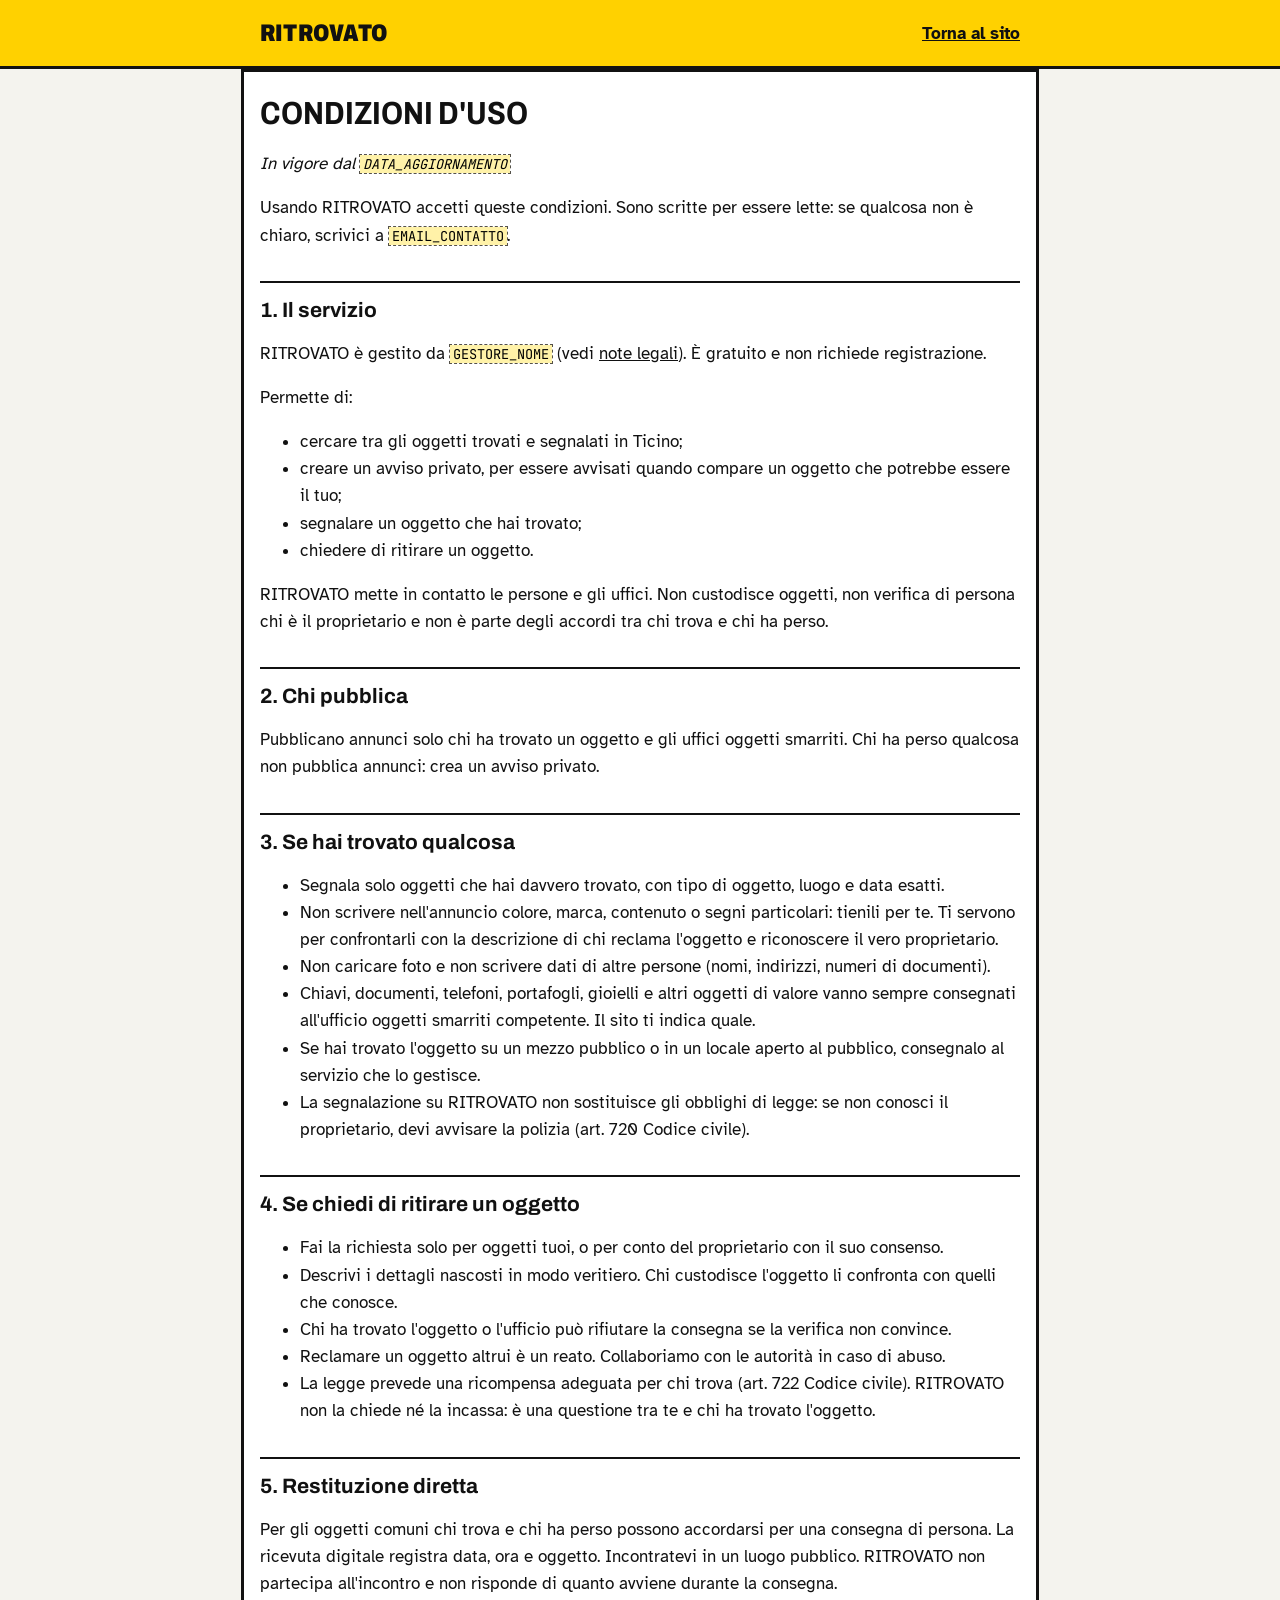
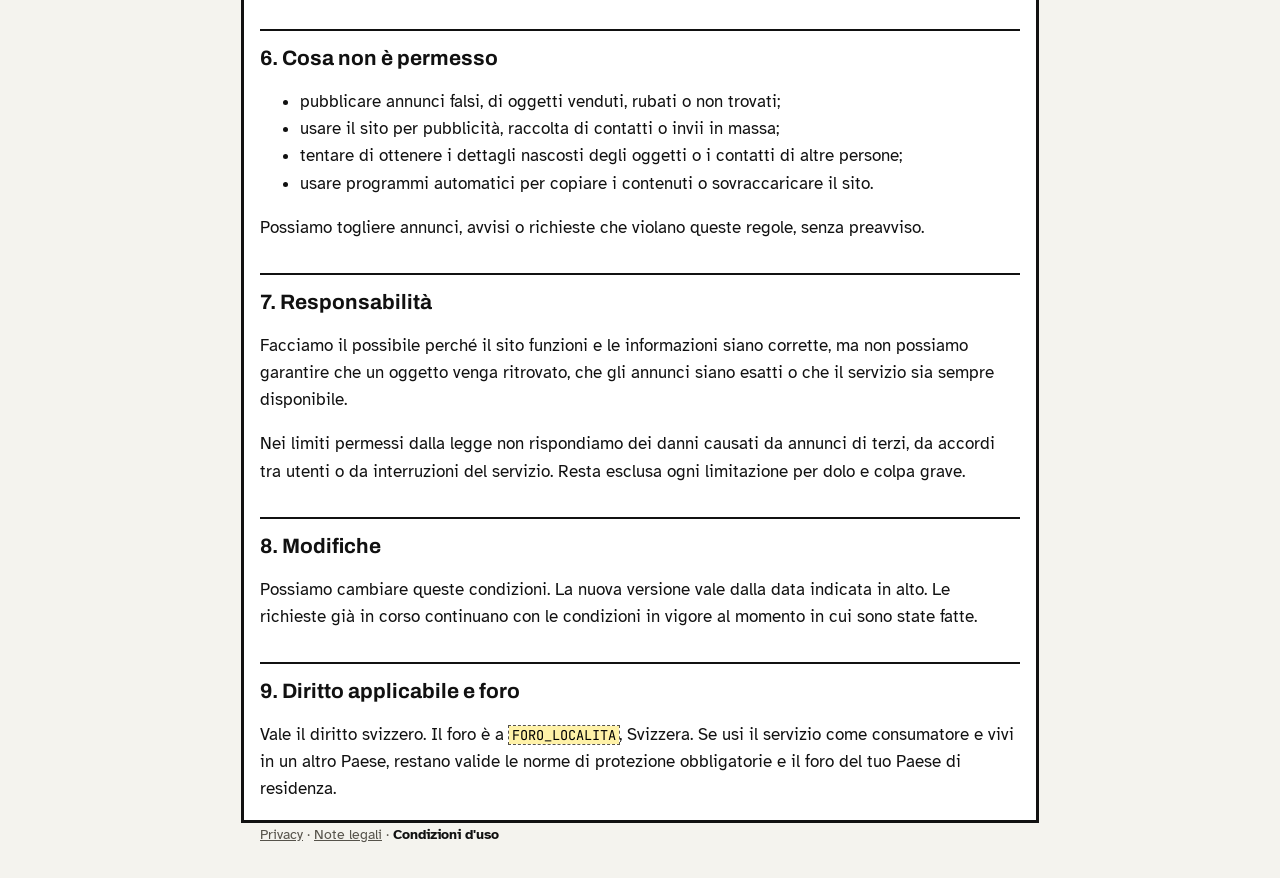
<file: condizioni-uso.html>
<!doctype html>
<html lang="it">
<head>
<meta charset="utf-8">
<meta http-equiv="Content-Security-Policy" content="default-src 'self'; script-src 'self' 'unsafe-inline'; style-src 'self' 'unsafe-inline'; img-src 'self' data: blob:; media-src 'self'; font-src 'self'; connect-src 'self' data: blob:; worker-src 'self' blob:; object-src 'none'; base-uri 'self'; form-action 'self'">
<meta name="viewport" content="width=device-width, initial-scale=1">
<meta name="robots" content="noindex">
<title>Condizioni d'uso · RITROVATO</title>
<meta name="description" content="Le regole per usare RITROVATO: annunci, avvisi e restituzione degli oggetti.">
<meta name="referrer" content="strict-origin-when-cross-origin">
<link rel="canonical" href="https://ritrovato.ch/condizioni-uso.html">
<link rel="icon" href="favicon.ico" sizes="32x32">
<link rel="icon" href="favicon.svg" type="image/svg+xml">
<link rel="apple-touch-icon" href="apple-touch-icon.png">
<link rel="manifest" href="site.webmanifest">
<meta name="theme-color" content="#ffd100">
<meta property="og:type" content="website">
<meta property="og:site_name" content="RITROVATO">
<meta property="og:locale" content="it_CH">
<meta property="og:title" content="Condizioni d'uso · RITROVATO">
<meta property="og:description" content="Le regole per usare RITROVATO: annunci, avvisi e restituzione degli oggetti.">
<meta property="og:url" content="https://ritrovato.ch/condizioni-uso.html">
<meta property="og:image" content="https://ritrovato.ch/assets/img/anteprima-social.png">
<meta property="og:image:width" content="1200">
<meta property="og:image:height" content="630">
<meta property="og:image:alt" content="RITROVATO.ch, gratis in tutto il Ticino">
<meta name="twitter:card" content="summary_large_image">
<link rel="stylesheet" href="assets/fonts.css">
<style>
:root{--bg:#f4f3ee;--surface:#fff;--ink:#111;--muted:#55524a;--line:#d8d4c8;--signal:#ffd100;--lake-soft:#fff2a8}
html,body{margin:0}
body{background:var(--bg);color:var(--ink);font-family:"Atkinson Hyperlegible","Segoe UI",system-ui,sans-serif;font-size:17px;line-height:1.6}
.wrap{max-width:760px;margin:0 auto;padding:0 16px}
header{background:var(--signal);border-bottom:3px solid var(--ink)}
header .wrap{display:flex;align-items:center;justify-content:space-between;gap:12px;padding-block:14px}
.brand{font-family:"Archivo","Arial Narrow",sans-serif;font-weight:900;font-stretch:80%;font-size:1.5rem;letter-spacing:.01em;color:var(--ink);text-decoration:none}
.back{color:var(--ink);font-weight:700}
main{background:var(--surface);border:3px solid var(--ink);margin:28px auto;padding:8px 28px 28px}
h1,h2,h3{font-family:"Archivo","Arial Narrow",sans-serif;line-height:1.15;text-wrap:balance}
h1{font-size:2rem;font-stretch:85%;text-transform:uppercase;margin:24px 0 8px}
h2{font-size:1.3rem;margin:32px 0 8px;padding-top:16px;border-top:2px solid var(--ink)}
h3{font-size:1.05rem;margin:24px 0 6px}
a{color:var(--ink)}
mark.ph{background:var(--lake-soft);outline:1px dashed var(--muted);padding:0 3px;font-family:"JetBrains Mono",ui-monospace,monospace;font-size:.8em}
footer{color:var(--muted);font-size:.9rem;padding-bottom:32px}
footer a{color:var(--muted)}
footer a[aria-current]{color:var(--ink);font-weight:700;text-decoration:none}
@media (max-width:560px){main{padding:4px 16px 20px;margin:16px 0;border-left:0;border-right:0} .wrap{padding:0} header .wrap,footer .wrap{padding-inline:16px} h1{font-size:1.6rem}}
.skip{position:absolute;left:8px;top:-60px;background:var(--ink);color:var(--signal);padding:10px 14px;font-weight:700;z-index:10}
.skip:focus{top:8px}
</style>
</head>
<body>
<a class="skip" href="#contenuto">Vai al contenuto</a>
<header><div class="wrap"><a class="brand" href="index.html">RITROVATO</a><a class="back" href="index.html">Torna al sito</a></div></header>
<main class="wrap" id="contenuto">
<h1>Condizioni d'uso</h1>
<p><em>In vigore dal <mark class="ph">DATA_AGGIORNAMENTO</mark></em></p>
<p>Usando RITROVATO accetti queste condizioni. Sono scritte per essere lette: se qualcosa non è chiaro, scrivici a <mark class="ph">EMAIL_CONTATTO</mark>.</p>
<h2>1. Il servizio</h2>
<p>RITROVATO è gestito da <mark class="ph">GESTORE_NOME</mark> (vedi <a href="note-legali.html">note legali</a>). È gratuito e non richiede registrazione.</p>
<p>Permette di:</p>
<ul>
<li>cercare tra gli oggetti trovati e segnalati in Ticino;</li>
<li>creare un avviso privato, per essere avvisati quando compare un oggetto che potrebbe essere il tuo;</li>
<li>segnalare un oggetto che hai trovato;</li>
<li>chiedere di ritirare un oggetto.</li>
</ul>
<p>RITROVATO mette in contatto le persone e gli uffici. Non custodisce oggetti, non verifica di persona chi è il proprietario e non è parte degli accordi tra chi trova e chi ha perso.</p>
<h2>2. Chi pubblica</h2>
<p>Pubblicano annunci solo chi ha trovato un oggetto e gli uffici oggetti smarriti. Chi ha perso qualcosa non pubblica annunci: crea un avviso privato.</p>
<h2>3. Se hai trovato qualcosa</h2>
<ul>
<li>Segnala solo oggetti che hai davvero trovato, con tipo di oggetto, luogo e data esatti.</li>
<li>Non scrivere nell'annuncio colore, marca, contenuto o segni particolari: tienili per te. Ti servono per confrontarli con la descrizione di chi reclama l'oggetto e riconoscere il vero proprietario.</li>
<li>Non caricare foto e non scrivere dati di altre persone (nomi, indirizzi, numeri di documenti).</li>
<li>Chiavi, documenti, telefoni, portafogli, gioielli e altri oggetti di valore vanno sempre consegnati all'ufficio oggetti smarriti competente. Il sito ti indica quale.</li>
<li>Se hai trovato l'oggetto su un mezzo pubblico o in un locale aperto al pubblico, consegnalo al servizio che lo gestisce.</li>
<li>La segnalazione su RITROVATO non sostituisce gli obblighi di legge: se non conosci il proprietario, devi avvisare la polizia (art. 720 Codice civile).</li>
</ul>
<h2>4. Se chiedi di ritirare un oggetto</h2>
<ul>
<li>Fai la richiesta solo per oggetti tuoi, o per conto del proprietario con il suo consenso.</li>
<li>Descrivi i dettagli nascosti in modo veritiero. Chi custodisce l'oggetto li confronta con quelli che conosce.</li>
<li>Chi ha trovato l'oggetto o l'ufficio può rifiutare la consegna se la verifica non convince.</li>
<li>Reclamare un oggetto altrui è un reato. Collaboriamo con le autorità in caso di abuso.</li>
<li>La legge prevede una ricompensa adeguata per chi trova (art. 722 Codice civile). RITROVATO non la chiede né la incassa: è una questione tra te e chi ha trovato l'oggetto.</li>
</ul>
<h2>5. Restituzione diretta</h2>
<p>Per gli oggetti comuni chi trova e chi ha perso possono accordarsi per una consegna di persona. La ricevuta digitale registra data, ora e oggetto. Incontratevi in un luogo pubblico. RITROVATO non partecipa all'incontro e non risponde di quanto avviene durante la consegna.</p>
<h2>6. Cosa non è permesso</h2>
<ul>
<li>pubblicare annunci falsi, di oggetti venduti, rubati o non trovati;</li>
<li>usare il sito per pubblicità, raccolta di contatti o invii in massa;</li>
<li>tentare di ottenere i dettagli nascosti degli oggetti o i contatti di altre persone;</li>
<li>usare programmi automatici per copiare i contenuti o sovraccaricare il sito.</li>
</ul>
<p>Possiamo togliere annunci, avvisi o richieste che violano queste regole, senza preavviso.</p>
<h2>7. Responsabilità</h2>
<p>Facciamo il possibile perché il sito funzioni e le informazioni siano corrette, ma non possiamo garantire che un oggetto venga ritrovato, che gli annunci siano esatti o che il servizio sia sempre disponibile.</p>
<p>Nei limiti permessi dalla legge non rispondiamo dei danni causati da annunci di terzi, da accordi tra utenti o da interruzioni del servizio. Resta esclusa ogni limitazione per dolo e colpa grave.</p>
<h2>8. Modifiche</h2>
<p>Possiamo cambiare queste condizioni. La nuova versione vale dalla data indicata in alto. Le richieste già in corso continuano con le condizioni in vigore al momento in cui sono state fatte.</p>
<h2>9. Diritto applicabile e foro</h2>
<p>Vale il diritto svizzero. Il foro è a <mark class="ph">FORO_LOCALITA</mark>, Svizzera. Se usi il servizio come consumatore e vivi in un altro Paese, restano valide le norme di protezione obbligatorie e il foro del tuo Paese di residenza.</p>
</main>
<footer><div class="wrap"><a href="privacy.html">Privacy</a> · <a href="note-legali.html">Note legali</a> · <a href="condizioni-uso.html" aria-current="page">Condizioni d'uso</a></div></footer>
</body>
</html>
</file>
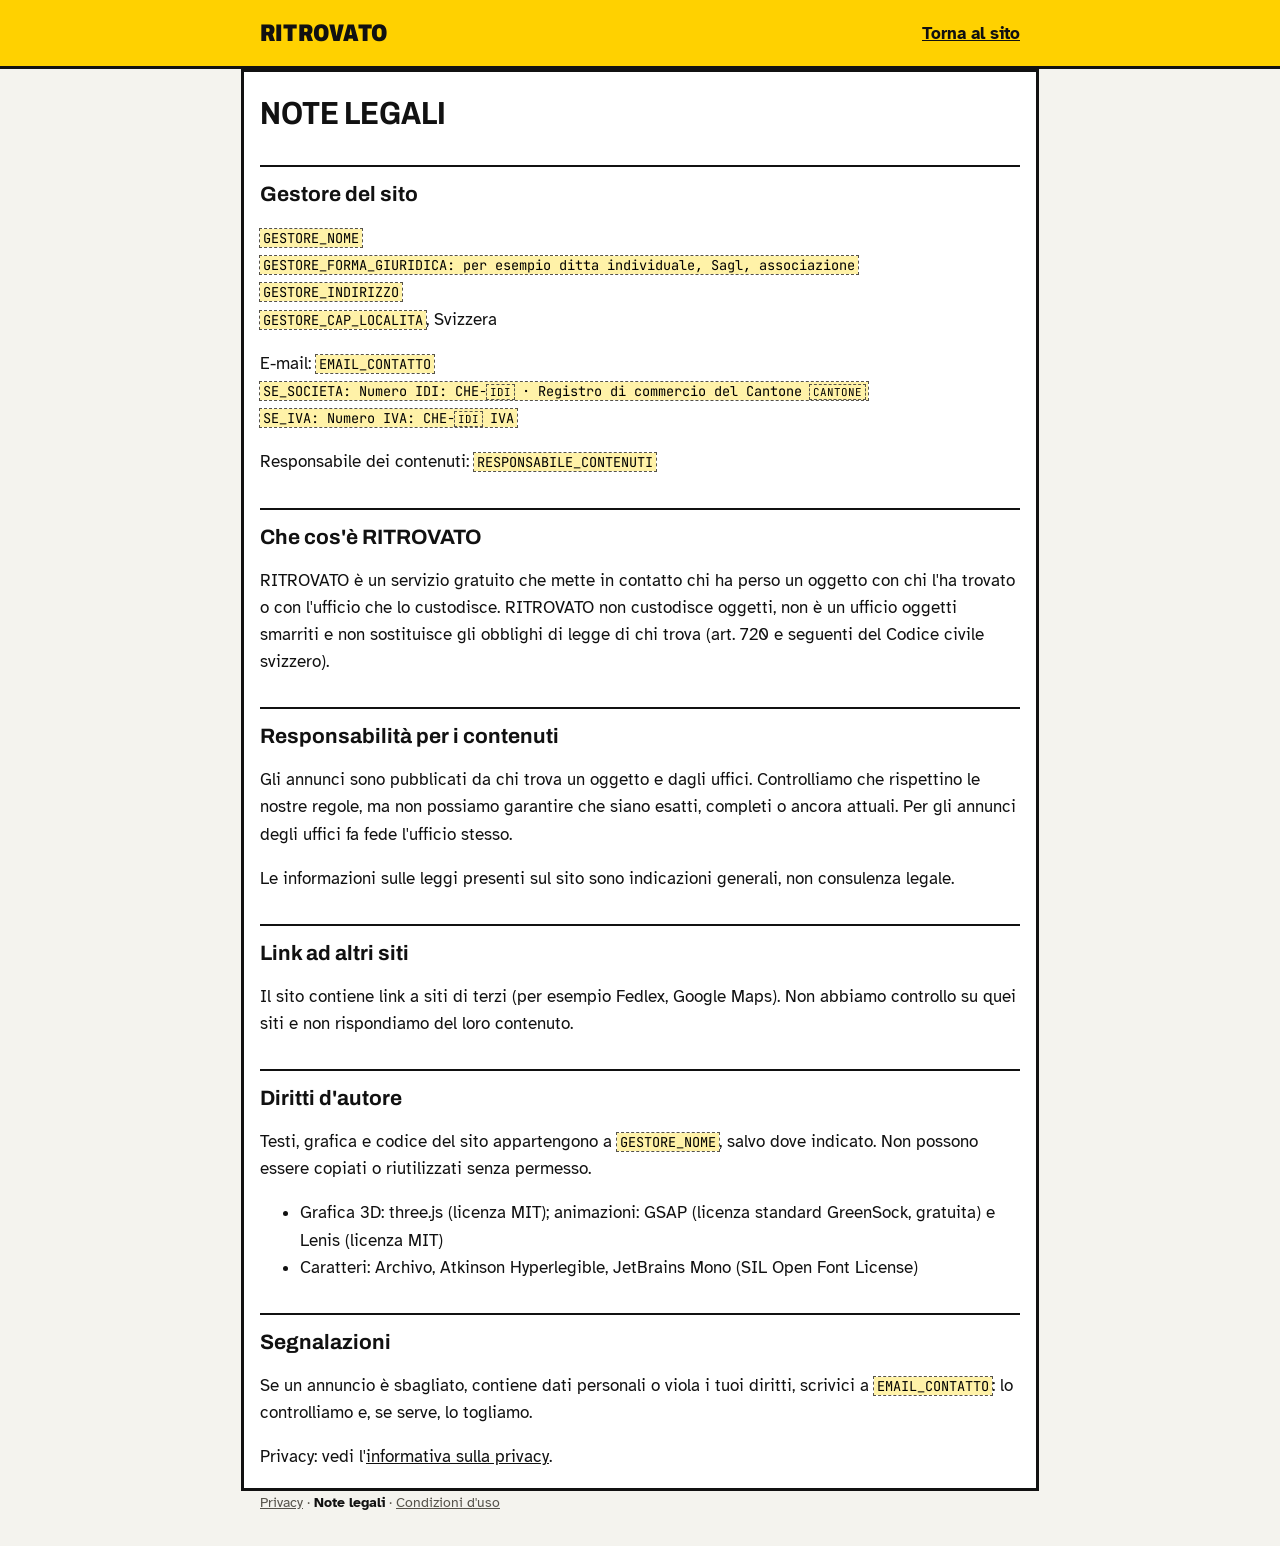
<file: note-legali.html>
<!doctype html>
<html lang="it">
<head>
<meta charset="utf-8">
<meta http-equiv="Content-Security-Policy" content="default-src 'self'; script-src 'self' 'unsafe-inline'; style-src 'self' 'unsafe-inline'; img-src 'self' data: blob:; media-src 'self'; font-src 'self'; connect-src 'self' data: blob:; worker-src 'self' blob:; object-src 'none'; base-uri 'self'; form-action 'self'">
<meta name="viewport" content="width=device-width, initial-scale=1">
<meta name="robots" content="noindex">
<title>Note legali · RITROVATO</title>
<meta name="description" content="Chi gestisce RITROVATO, responsabilità, diritti d'autore e segnalazioni.">
<meta name="referrer" content="strict-origin-when-cross-origin">
<link rel="canonical" href="https://ritrovato.ch/note-legali.html">
<link rel="icon" href="favicon.ico" sizes="32x32">
<link rel="icon" href="favicon.svg" type="image/svg+xml">
<link rel="apple-touch-icon" href="apple-touch-icon.png">
<link rel="manifest" href="site.webmanifest">
<meta name="theme-color" content="#ffd100">
<meta property="og:type" content="website">
<meta property="og:site_name" content="RITROVATO">
<meta property="og:locale" content="it_CH">
<meta property="og:title" content="Note legali · RITROVATO">
<meta property="og:description" content="Chi gestisce RITROVATO, responsabilità, diritti d'autore e segnalazioni.">
<meta property="og:url" content="https://ritrovato.ch/note-legali.html">
<meta property="og:image" content="https://ritrovato.ch/assets/img/anteprima-social.png">
<meta property="og:image:width" content="1200">
<meta property="og:image:height" content="630">
<meta property="og:image:alt" content="RITROVATO.ch, gratis in tutto il Ticino">
<meta name="twitter:card" content="summary_large_image">
<link rel="stylesheet" href="assets/fonts.css">
<style>
:root{--bg:#f4f3ee;--surface:#fff;--ink:#111;--muted:#55524a;--line:#d8d4c8;--signal:#ffd100;--lake-soft:#fff2a8}
html,body{margin:0}
body{background:var(--bg);color:var(--ink);font-family:"Atkinson Hyperlegible","Segoe UI",system-ui,sans-serif;font-size:17px;line-height:1.6}
.wrap{max-width:760px;margin:0 auto;padding:0 16px}
header{background:var(--signal);border-bottom:3px solid var(--ink)}
header .wrap{display:flex;align-items:center;justify-content:space-between;gap:12px;padding-block:14px}
.brand{font-family:"Archivo","Arial Narrow",sans-serif;font-weight:900;font-stretch:80%;font-size:1.5rem;letter-spacing:.01em;color:var(--ink);text-decoration:none}
.back{color:var(--ink);font-weight:700}
main{background:var(--surface);border:3px solid var(--ink);margin:28px auto;padding:8px 28px 28px}
h1,h2,h3{font-family:"Archivo","Arial Narrow",sans-serif;line-height:1.15;text-wrap:balance}
h1{font-size:2rem;font-stretch:85%;text-transform:uppercase;margin:24px 0 8px}
h2{font-size:1.3rem;margin:32px 0 8px;padding-top:16px;border-top:2px solid var(--ink)}
h3{font-size:1.05rem;margin:24px 0 6px}
a{color:var(--ink)}
mark.ph{background:var(--lake-soft);outline:1px dashed var(--muted);padding:0 3px;font-family:"JetBrains Mono",ui-monospace,monospace;font-size:.8em}
footer{color:var(--muted);font-size:.9rem;padding-bottom:32px}
footer a{color:var(--muted)}
footer a[aria-current]{color:var(--ink);font-weight:700;text-decoration:none}
@media (max-width:560px){main{padding:4px 16px 20px;margin:16px 0;border-left:0;border-right:0} .wrap{padding:0} header .wrap,footer .wrap{padding-inline:16px} h1{font-size:1.6rem}}
.skip{position:absolute;left:8px;top:-60px;background:var(--ink);color:var(--signal);padding:10px 14px;font-weight:700;z-index:10}
.skip:focus{top:8px}
</style>
</head>
<body>
<a class="skip" href="#contenuto">Vai al contenuto</a>
<header><div class="wrap"><a class="brand" href="index.html">RITROVATO</a><a class="back" href="index.html">Torna al sito</a></div></header>
<main class="wrap" id="contenuto">
<h1>Note legali</h1>
<h2>Gestore del sito</h2>
<p><mark class="ph">GESTORE_NOME</mark><br />
<mark class="ph">GESTORE_FORMA_GIURIDICA: per esempio ditta individuale, Sagl, associazione</mark><br />
<mark class="ph">GESTORE_INDIRIZZO</mark><br />
<mark class="ph">GESTORE_CAP_LOCALITA</mark>, Svizzera</p>
<p>E-mail: <mark class="ph">EMAIL_CONTATTO</mark><br />
<mark class="ph">SE_SOCIETA: Numero IDI: CHE-<mark class="ph">IDI</mark> · Registro di commercio del Cantone <mark class="ph">CANTONE</mark></mark><br />
<mark class="ph">SE_IVA: Numero IVA: CHE-<mark class="ph">IDI</mark> IVA</mark></p>
<p>Responsabile dei contenuti: <mark class="ph">RESPONSABILE_CONTENUTI</mark></p>
<h2>Che cos'è RITROVATO</h2>
<p>RITROVATO è un servizio gratuito che mette in contatto chi ha perso un oggetto con chi l'ha trovato o con l'ufficio che lo custodisce. RITROVATO non custodisce oggetti, non è un ufficio oggetti smarriti e non sostituisce gli obblighi di legge di chi trova (art. 720 e seguenti del Codice civile svizzero).</p>
<h2>Responsabilità per i contenuti</h2>
<p>Gli annunci sono pubblicati da chi trova un oggetto e dagli uffici. Controlliamo che rispettino le nostre regole, ma non possiamo garantire che siano esatti, completi o ancora attuali. Per gli annunci degli uffici fa fede l'ufficio stesso.</p>
<p>Le informazioni sulle leggi presenti sul sito sono indicazioni generali, non consulenza legale.</p>
<h2>Link ad altri siti</h2>
<p>Il sito contiene link a siti di terzi (per esempio Fedlex, Google Maps). Non abbiamo controllo su quei siti e non rispondiamo del loro contenuto.</p>
<h2>Diritti d'autore</h2>
<p>Testi, grafica e codice del sito appartengono a <mark class="ph">GESTORE_NOME</mark>, salvo dove indicato. Non possono essere copiati o riutilizzati senza permesso.</p>
<ul>
<li>Grafica 3D: three.js (licenza MIT); animazioni: GSAP (licenza standard GreenSock, gratuita) e Lenis (licenza MIT)</li>
<li>Caratteri: Archivo, Atkinson Hyperlegible, JetBrains Mono (SIL Open Font License)</li>
</ul>
<h2>Segnalazioni</h2>
<p>Se un annuncio è sbagliato, contiene dati personali o viola i tuoi diritti, scrivici a <mark class="ph">EMAIL_CONTATTO</mark>: lo controlliamo e, se serve, lo togliamo.</p>
<p>Privacy: vedi l'<a href="privacy.html">informativa sulla privacy</a>.</p>
</main>
<footer><div class="wrap"><a href="privacy.html">Privacy</a> · <a href="note-legali.html" aria-current="page">Note legali</a> · <a href="condizioni-uso.html">Condizioni d'uso</a></div></footer>
</body>
</html>
</file>
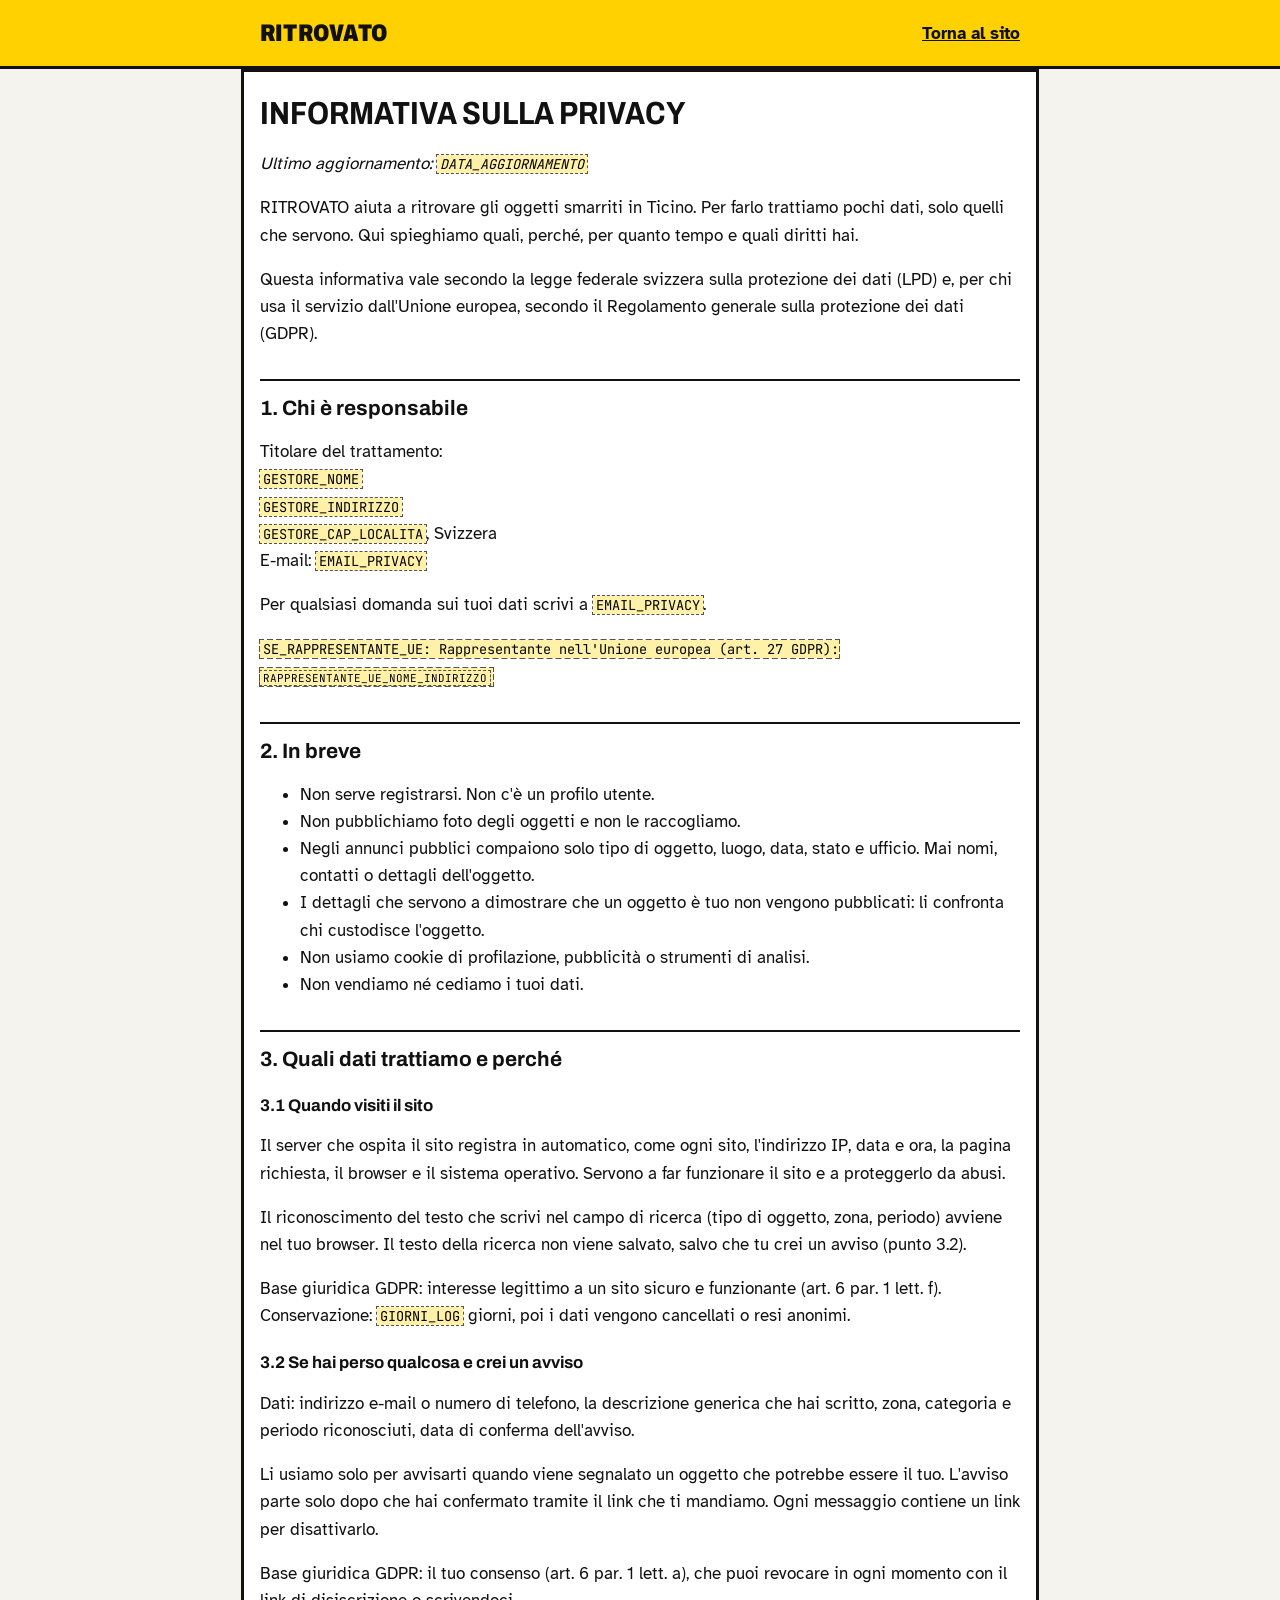
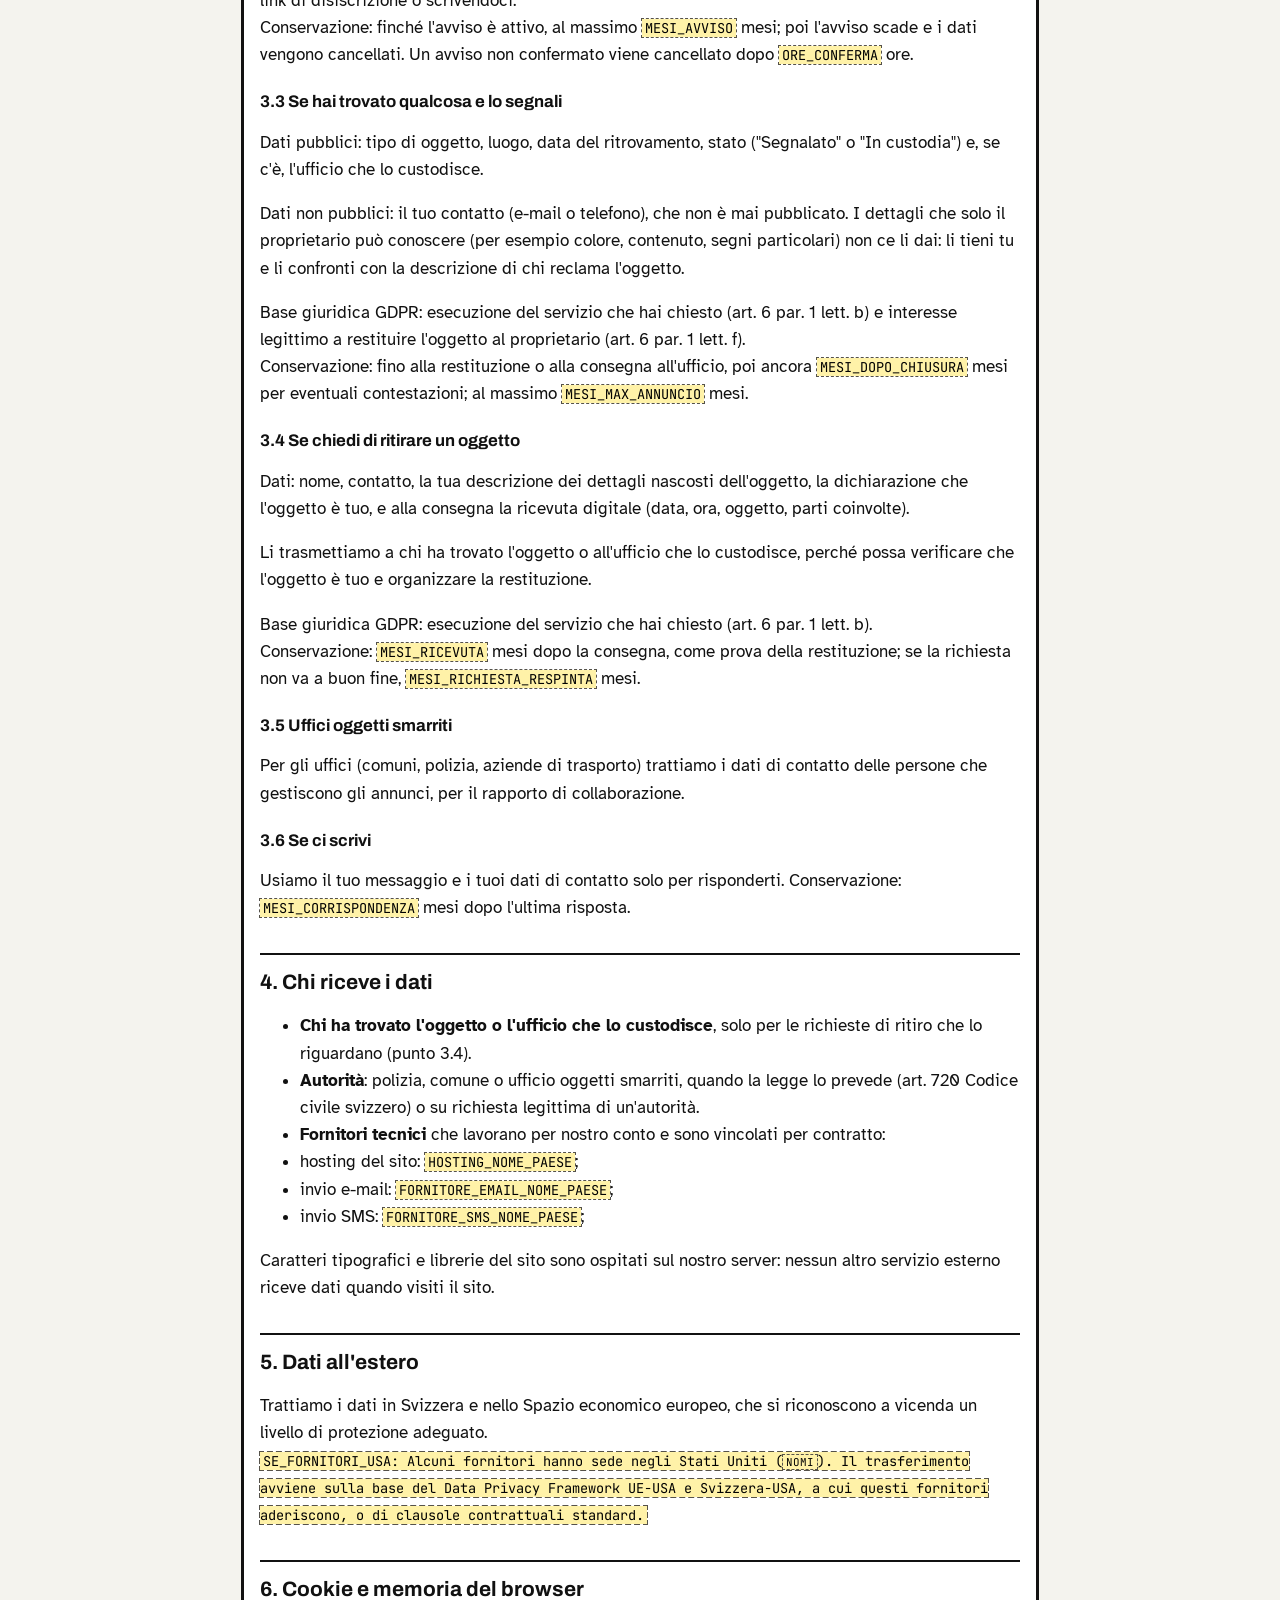
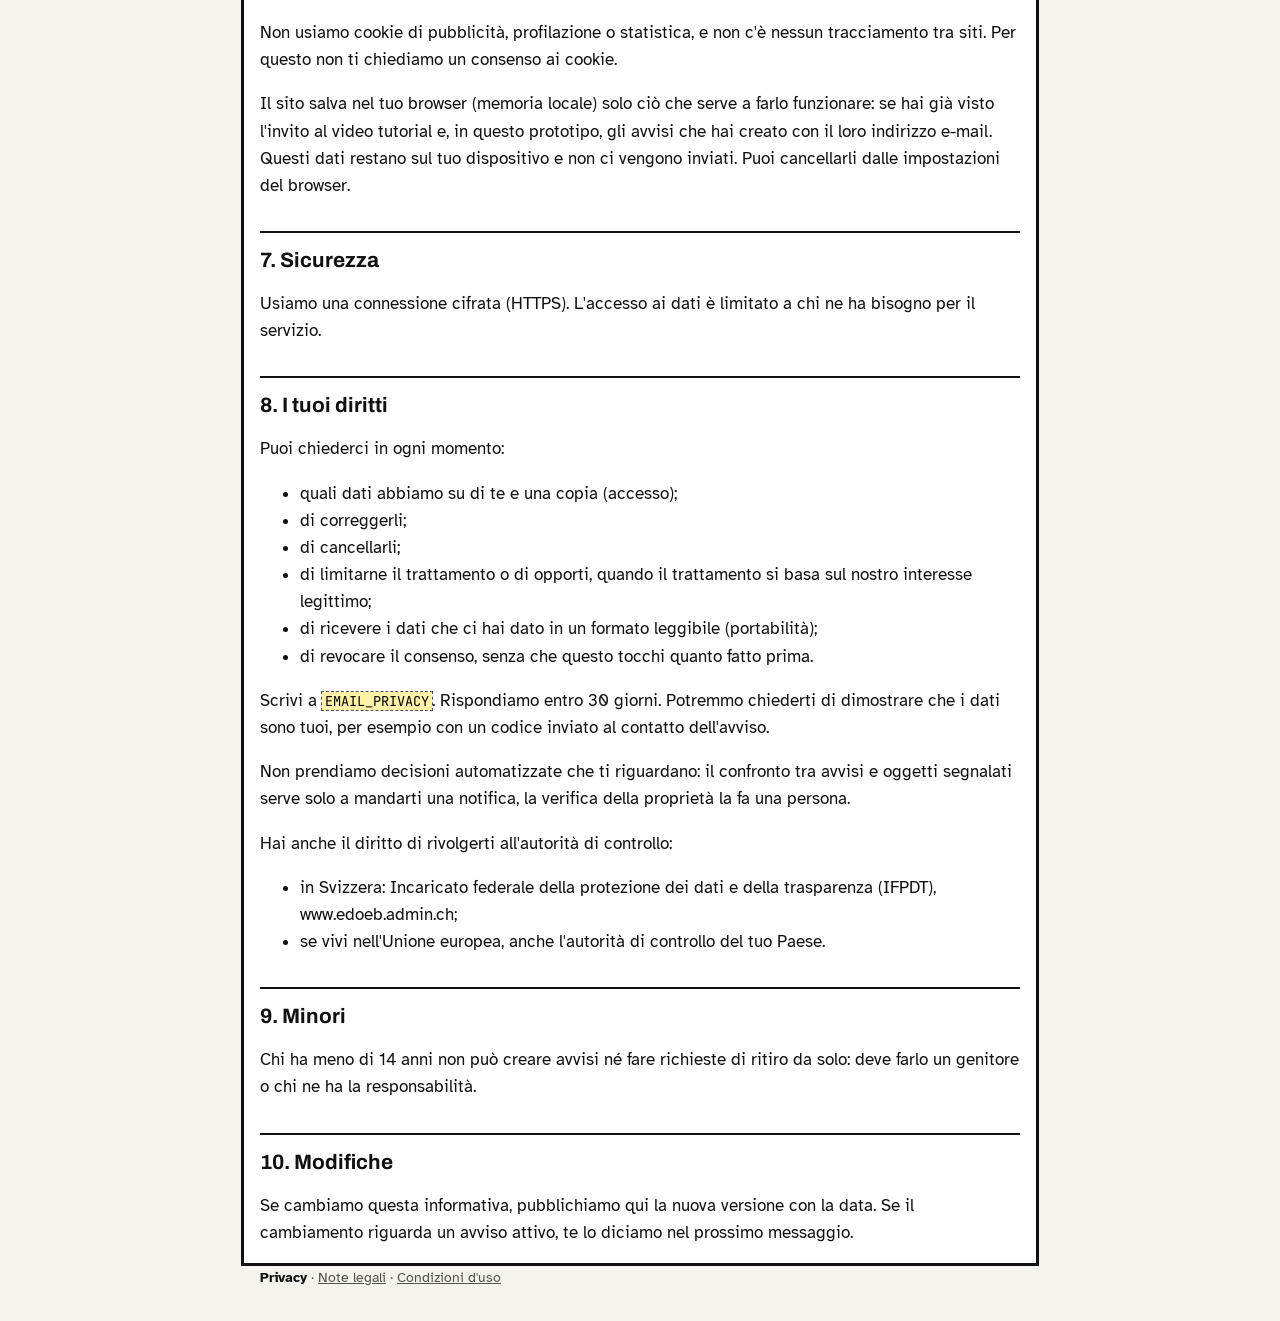
<file: privacy.html>
<!doctype html>
<html lang="it">
<head>
<meta charset="utf-8">
<meta http-equiv="Content-Security-Policy" content="default-src 'self'; script-src 'self' 'unsafe-inline'; style-src 'self' 'unsafe-inline'; img-src 'self' data: blob:; media-src 'self'; font-src 'self'; connect-src 'self' data: blob:; worker-src 'self' blob:; object-src 'none'; base-uri 'self'; form-action 'self'">
<meta name="viewport" content="width=device-width, initial-scale=1">
<meta name="robots" content="noindex">
<title>Privacy · RITROVATO</title>
<meta name="description" content="Quali dati tratta RITROVATO, perché, per quanto tempo e quali diritti hai.">
<meta name="referrer" content="strict-origin-when-cross-origin">
<link rel="canonical" href="https://ritrovato.ch/privacy.html">
<link rel="icon" href="favicon.ico" sizes="32x32">
<link rel="icon" href="favicon.svg" type="image/svg+xml">
<link rel="apple-touch-icon" href="apple-touch-icon.png">
<link rel="manifest" href="site.webmanifest">
<meta name="theme-color" content="#ffd100">
<meta property="og:type" content="website">
<meta property="og:site_name" content="RITROVATO">
<meta property="og:locale" content="it_CH">
<meta property="og:title" content="Privacy · RITROVATO">
<meta property="og:description" content="Quali dati tratta RITROVATO, perché, per quanto tempo e quali diritti hai.">
<meta property="og:url" content="https://ritrovato.ch/privacy.html">
<meta property="og:image" content="https://ritrovato.ch/assets/img/anteprima-social.png">
<meta property="og:image:width" content="1200">
<meta property="og:image:height" content="630">
<meta property="og:image:alt" content="RITROVATO.ch, gratis in tutto il Ticino">
<meta name="twitter:card" content="summary_large_image">
<link rel="stylesheet" href="assets/fonts.css">
<style>
:root{--bg:#f4f3ee;--surface:#fff;--ink:#111;--muted:#55524a;--line:#d8d4c8;--signal:#ffd100;--lake-soft:#fff2a8}
html,body{margin:0}
body{background:var(--bg);color:var(--ink);font-family:"Atkinson Hyperlegible","Segoe UI",system-ui,sans-serif;font-size:17px;line-height:1.6}
.wrap{max-width:760px;margin:0 auto;padding:0 16px}
header{background:var(--signal);border-bottom:3px solid var(--ink)}
header .wrap{display:flex;align-items:center;justify-content:space-between;gap:12px;padding-block:14px}
.brand{font-family:"Archivo","Arial Narrow",sans-serif;font-weight:900;font-stretch:80%;font-size:1.5rem;letter-spacing:.01em;color:var(--ink);text-decoration:none}
.back{color:var(--ink);font-weight:700}
main{background:var(--surface);border:3px solid var(--ink);margin:28px auto;padding:8px 28px 28px}
h1,h2,h3{font-family:"Archivo","Arial Narrow",sans-serif;line-height:1.15;text-wrap:balance}
h1{font-size:2rem;font-stretch:85%;text-transform:uppercase;margin:24px 0 8px}
h2{font-size:1.3rem;margin:32px 0 8px;padding-top:16px;border-top:2px solid var(--ink)}
h3{font-size:1.05rem;margin:24px 0 6px}
a{color:var(--ink)}
mark.ph{background:var(--lake-soft);outline:1px dashed var(--muted);padding:0 3px;font-family:"JetBrains Mono",ui-monospace,monospace;font-size:.8em}
footer{color:var(--muted);font-size:.9rem;padding-bottom:32px}
footer a{color:var(--muted)}
footer a[aria-current]{color:var(--ink);font-weight:700;text-decoration:none}
@media (max-width:560px){main{padding:4px 16px 20px;margin:16px 0;border-left:0;border-right:0} .wrap{padding:0} header .wrap,footer .wrap{padding-inline:16px} h1{font-size:1.6rem}}
.skip{position:absolute;left:8px;top:-60px;background:var(--ink);color:var(--signal);padding:10px 14px;font-weight:700;z-index:10}
.skip:focus{top:8px}
</style>
</head>
<body>
<a class="skip" href="#contenuto">Vai al contenuto</a>
<header><div class="wrap"><a class="brand" href="index.html">RITROVATO</a><a class="back" href="index.html">Torna al sito</a></div></header>
<main class="wrap" id="contenuto">
<h1>Informativa sulla privacy</h1>
<p><em>Ultimo aggiornamento: <mark class="ph">DATA_AGGIORNAMENTO</mark></em></p>
<p>RITROVATO aiuta a ritrovare gli oggetti smarriti in Ticino. Per farlo trattiamo pochi dati, solo quelli che servono. Qui spieghiamo quali, perché, per quanto tempo e quali diritti hai.</p>
<p>Questa informativa vale secondo la legge federale svizzera sulla protezione dei dati (LPD) e, per chi usa il servizio dall'Unione europea, secondo il Regolamento generale sulla protezione dei dati (GDPR).</p>
<h2>1. Chi è responsabile</h2>
<p>Titolare del trattamento:<br />
<mark class="ph">GESTORE_NOME</mark><br />
<mark class="ph">GESTORE_INDIRIZZO</mark><br />
<mark class="ph">GESTORE_CAP_LOCALITA</mark>, Svizzera<br />
E-mail: <mark class="ph">EMAIL_PRIVACY</mark></p>
<p>Per qualsiasi domanda sui tuoi dati scrivi a <mark class="ph">EMAIL_PRIVACY</mark>.</p>
<p><mark class="ph">SE_RAPPRESENTANTE_UE: Rappresentante nell'Unione europea (art. 27 GDPR): <mark class="ph">RAPPRESENTANTE_UE_NOME_INDIRIZZO</mark></mark></p>
<h2>2. In breve</h2>
<ul>
<li>Non serve registrarsi. Non c'è un profilo utente.</li>
<li>Non pubblichiamo foto degli oggetti e non le raccogliamo.</li>
<li>Negli annunci pubblici compaiono solo tipo di oggetto, luogo, data, stato e ufficio. Mai nomi, contatti o dettagli dell'oggetto.</li>
<li>I dettagli che servono a dimostrare che un oggetto è tuo non vengono pubblicati: li confronta chi custodisce l'oggetto.</li>
<li>Non usiamo cookie di profilazione, pubblicità o strumenti di analisi.</li>
<li>Non vendiamo né cediamo i tuoi dati.</li>
</ul>
<h2>3. Quali dati trattiamo e perché</h2>
<h3>3.1 Quando visiti il sito</h3>
<p>Il server che ospita il sito registra in automatico, come ogni sito, l'indirizzo IP, data e ora, la pagina richiesta, il browser e il sistema operativo. Servono a far funzionare il sito e a proteggerlo da abusi.</p>
<p>Il riconoscimento del testo che scrivi nel campo di ricerca (tipo di oggetto, zona, periodo) avviene nel tuo browser. Il testo della ricerca non viene salvato, salvo che tu crei un avviso (punto 3.2).</p>
<p>Base giuridica GDPR: interesse legittimo a un sito sicuro e funzionante (art. 6 par. 1 lett. f).<br />
Conservazione: <mark class="ph">GIORNI_LOG</mark> giorni, poi i dati vengono cancellati o resi anonimi.</p>
<h3>3.2 Se hai perso qualcosa e crei un avviso</h3>
<p>Dati: indirizzo e-mail o numero di telefono, la descrizione generica che hai scritto, zona, categoria e periodo riconosciuti, data di conferma dell'avviso.</p>
<p>Li usiamo solo per avvisarti quando viene segnalato un oggetto che potrebbe essere il tuo. L'avviso parte solo dopo che hai confermato tramite il link che ti mandiamo. Ogni messaggio contiene un link per disattivarlo.</p>
<p>Base giuridica GDPR: il tuo consenso (art. 6 par. 1 lett. a), che puoi revocare in ogni momento con il link di disiscrizione o scrivendoci.<br />
Conservazione: finché l'avviso è attivo, al massimo <mark class="ph">MESI_AVVISO</mark> mesi; poi l'avviso scade e i dati vengono cancellati. Un avviso non confermato viene cancellato dopo <mark class="ph">ORE_CONFERMA</mark> ore.</p>
<h3>3.3 Se hai trovato qualcosa e lo segnali</h3>
<p>Dati pubblici: tipo di oggetto, luogo, data del ritrovamento, stato ("Segnalato" o "In custodia") e, se c'è, l'ufficio che lo custodisce.</p>
<p>Dati non pubblici: il tuo contatto (e-mail o telefono), che non è mai pubblicato. I dettagli che solo il proprietario può conoscere (per esempio colore, contenuto, segni particolari) non ce li dai: li tieni tu e li confronti con la descrizione di chi reclama l'oggetto.</p>
<p>Base giuridica GDPR: esecuzione del servizio che hai chiesto (art. 6 par. 1 lett. b) e interesse legittimo a restituire l'oggetto al proprietario (art. 6 par. 1 lett. f).<br />
Conservazione: fino alla restituzione o alla consegna all'ufficio, poi ancora <mark class="ph">MESI_DOPO_CHIUSURA</mark> mesi per eventuali contestazioni; al massimo <mark class="ph">MESI_MAX_ANNUNCIO</mark> mesi.</p>
<h3>3.4 Se chiedi di ritirare un oggetto</h3>
<p>Dati: nome, contatto, la tua descrizione dei dettagli nascosti dell'oggetto, la dichiarazione che l'oggetto è tuo, e alla consegna la ricevuta digitale (data, ora, oggetto, parti coinvolte).</p>
<p>Li trasmettiamo a chi ha trovato l'oggetto o all'ufficio che lo custodisce, perché possa verificare che l'oggetto è tuo e organizzare la restituzione.</p>
<p>Base giuridica GDPR: esecuzione del servizio che hai chiesto (art. 6 par. 1 lett. b).<br />
Conservazione: <mark class="ph">MESI_RICEVUTA</mark> mesi dopo la consegna, come prova della restituzione; se la richiesta non va a buon fine, <mark class="ph">MESI_RICHIESTA_RESPINTA</mark> mesi.</p>
<h3>3.5 Uffici oggetti smarriti</h3>
<p>Per gli uffici (comuni, polizia, aziende di trasporto) trattiamo i dati di contatto delle persone che gestiscono gli annunci, per il rapporto di collaborazione.</p>
<h3>3.6 Se ci scrivi</h3>
<p>Usiamo il tuo messaggio e i tuoi dati di contatto solo per risponderti. Conservazione: <mark class="ph">MESI_CORRISPONDENZA</mark> mesi dopo l'ultima risposta.</p>
<h2>4. Chi riceve i dati</h2>
<ul>
<li><strong>Chi ha trovato l'oggetto o l'ufficio che lo custodisce</strong>, solo per le richieste di ritiro che lo riguardano (punto 3.4).</li>
<li><strong>Autorità</strong>: polizia, comune o ufficio oggetti smarriti, quando la legge lo prevede (art. 720 Codice civile svizzero) o su richiesta legittima di un'autorità.</li>
<li><strong>Fornitori tecnici</strong> che lavorano per nostro conto e sono vincolati per contratto:</li>
<li>hosting del sito: <mark class="ph">HOSTING_NOME_PAESE</mark>;</li>
<li>invio e-mail: <mark class="ph">FORNITORE_EMAIL_NOME_PAESE</mark>;</li>
<li>invio SMS: <mark class="ph">FORNITORE_SMS_NOME_PAESE</mark>;</li>
</ul>
<p>Caratteri tipografici e librerie del sito sono ospitati sul nostro server: nessun altro servizio esterno riceve dati quando visiti il sito.</p>
<h2>5. Dati all'estero</h2>
<p>Trattiamo i dati in Svizzera e nello Spazio economico europeo, che si riconoscono a vicenda un livello di protezione adeguato.<br />
<mark class="ph">SE_FORNITORI_USA: Alcuni fornitori hanno sede negli Stati Uniti (<mark class="ph">NOMI</mark>). Il trasferimento avviene sulla base del Data Privacy Framework UE-USA e Svizzera-USA, a cui questi fornitori aderiscono, o di clausole contrattuali standard.</mark></p>
<h2>6. Cookie e memoria del browser</h2>
<p>Non usiamo cookie di pubblicità, profilazione o statistica, e non c'è nessun tracciamento tra siti. Per questo non ti chiediamo un consenso ai cookie.</p>
<p>Il sito salva nel tuo browser (memoria locale) solo ciò che serve a farlo funzionare: se hai già visto l'invito al video tutorial e, in questo prototipo, gli avvisi che hai creato con il loro indirizzo e-mail. Questi dati restano sul tuo dispositivo e non ci vengono inviati. Puoi cancellarli dalle impostazioni del browser.</p>
<h2>7. Sicurezza</h2>
<p>Usiamo una connessione cifrata (HTTPS). L'accesso ai dati è limitato a chi ne ha bisogno per il servizio.</p>
<h2>8. I tuoi diritti</h2>
<p>Puoi chiederci in ogni momento:</p>
<ul>
<li>quali dati abbiamo su di te e una copia (accesso);</li>
<li>di correggerli;</li>
<li>di cancellarli;</li>
<li>di limitarne il trattamento o di opporti, quando il trattamento si basa sul nostro interesse legittimo;</li>
<li>di ricevere i dati che ci hai dato in un formato leggibile (portabilità);</li>
<li>di revocare il consenso, senza che questo tocchi quanto fatto prima.</li>
</ul>
<p>Scrivi a <mark class="ph">EMAIL_PRIVACY</mark>. Rispondiamo entro 30 giorni. Potremmo chiederti di dimostrare che i dati sono tuoi, per esempio con un codice inviato al contatto dell'avviso.</p>
<p>Non prendiamo decisioni automatizzate che ti riguardano: il confronto tra avvisi e oggetti segnalati serve solo a mandarti una notifica, la verifica della proprietà la fa una persona.</p>
<p>Hai anche il diritto di rivolgerti all'autorità di controllo:</p>
<ul>
<li>in Svizzera: Incaricato federale della protezione dei dati e della trasparenza (IFPDT), www.edoeb.admin.ch;</li>
<li>se vivi nell'Unione europea, anche l'autorità di controllo del tuo Paese.</li>
</ul>
<h2>9. Minori</h2>
<p>Chi ha meno di 14 anni non può creare avvisi né fare richieste di ritiro da solo: deve farlo un genitore o chi ne ha la responsabilità.</p>
<h2>10. Modifiche</h2>
<p>Se cambiamo questa informativa, pubblichiamo qui la nuova versione con la data. Se il cambiamento riguarda un avviso attivo, te lo diciamo nel prossimo messaggio.</p>
</main>
<footer><div class="wrap"><a href="privacy.html" aria-current="page">Privacy</a> · <a href="note-legali.html">Note legali</a> · <a href="condizioni-uso.html">Condizioni d'uso</a></div></footer>
</body>
</html>
</file>
<file: assets/fonts.css>
/* Caratteri ospitati sul sito (niente Google Fonts): licenza SIL Open Font License */
@font-face{font-family:"Archivo";font-style:normal;font-display:swap;font-weight:100 900;font-stretch:62% 125%;src:url(fonts/archivo-latin-wdth-normal.woff2) format('woff2');unicode-range:U+0000-00FF,U+0131,U+0152-0153,U+02BB-02BC,U+02C6,U+02DA,U+02DC,U+0304,U+0308,U+0329,U+2000-206F,U+20AC,U+2122,U+2191,U+2193,U+2212,U+2215,U+FEFF,U+FFFD}
@font-face{font-family:"Archivo";font-style:normal;font-display:swap;font-weight:100 900;font-stretch:62% 125%;src:url(fonts/archivo-latin-ext-wdth-normal.woff2) format('woff2');unicode-range:U+0100-02BA,U+02BD-02C5,U+02C7-02CC,U+02CE-02D7,U+02DD-02FF,U+0304,U+0308,U+0329,U+1D00-1DBF,U+1E00-1E9F,U+1EF2-1EFF,U+2020,U+20A0-20AB,U+20AD-20C0,U+2113,U+2C60-2C7F,U+A720-A7FF}
@font-face{font-family:"Atkinson Hyperlegible";font-style:normal;font-display:swap;font-weight:400;src:url(fonts/atkinson-hyperlegible-latin-400-normal.woff2) format('woff2');unicode-range:U+0000-00FF,U+0131,U+0152-0153,U+02BB-02BC,U+02C6,U+02DA,U+02DC,U+0304,U+0308,U+0329,U+2000-206F,U+20AC,U+2122,U+2191,U+2193,U+2212,U+2215,U+FEFF,U+FFFD}
@font-face{font-family:"Atkinson Hyperlegible";font-style:normal;font-display:swap;font-weight:400;src:url(fonts/atkinson-hyperlegible-latin-ext-400-normal.woff2) format('woff2');unicode-range:U+0100-02BA,U+02BD-02C5,U+02C7-02CC,U+02CE-02D7,U+02DD-02FF,U+0304,U+0308,U+0329,U+1D00-1DBF,U+1E00-1E9F,U+1EF2-1EFF,U+2020,U+20A0-20AB,U+20AD-20C0,U+2113,U+2C60-2C7F,U+A720-A7FF}
@font-face{font-family:"Atkinson Hyperlegible";font-style:normal;font-display:swap;font-weight:700;src:url(fonts/atkinson-hyperlegible-latin-700-normal.woff2) format('woff2');unicode-range:U+0000-00FF,U+0131,U+0152-0153,U+02BB-02BC,U+02C6,U+02DA,U+02DC,U+0304,U+0308,U+0329,U+2000-206F,U+20AC,U+2122,U+2191,U+2193,U+2212,U+2215,U+FEFF,U+FFFD}
@font-face{font-family:"Atkinson Hyperlegible";font-style:normal;font-display:swap;font-weight:700;src:url(fonts/atkinson-hyperlegible-latin-ext-700-normal.woff2) format('woff2');unicode-range:U+0100-02BA,U+02BD-02C5,U+02C7-02CC,U+02CE-02D7,U+02DD-02FF,U+0304,U+0308,U+0329,U+1D00-1DBF,U+1E00-1E9F,U+1EF2-1EFF,U+2020,U+20A0-20AB,U+20AD-20C0,U+2113,U+2C60-2C7F,U+A720-A7FF}
@font-face{font-family:"Atkinson Hyperlegible Next";font-style:normal;font-display:swap;font-weight:600;src:url(fonts/atkinson-hyperlegible-next-latin-600-normal.woff2) format('woff2');unicode-range:U+0000-00FF,U+0131,U+0152-0153,U+02BB-02BC,U+02C6,U+02DA,U+02DC,U+0304,U+0308,U+0329,U+2000-206F,U+20AC,U+2122,U+2191,U+2193,U+2212,U+2215,U+FEFF,U+FFFD}
@font-face{font-family:"Atkinson Hyperlegible Next";font-style:normal;font-display:swap;font-weight:600;src:url(fonts/atkinson-hyperlegible-next-latin-ext-600-normal.woff2) format('woff2');unicode-range:U+0100-02BA,U+02BD-02C5,U+02C7-02CC,U+02CE-02D7,U+02DD-02FF,U+0304,U+0308,U+0329,U+1D00-1DBF,U+1E00-1E9F,U+1EF2-1EFF,U+2020,U+20A0-20AB,U+20AD-20C0,U+2113,U+2C60-2C7F,U+A720-A7FF}
@font-face{font-family:"JetBrains Mono";font-style:normal;font-display:swap;font-weight:400;src:url(fonts/jetbrains-mono-latin-400-normal.woff2) format('woff2');unicode-range:U+0000-00FF,U+0131,U+0152-0153,U+02BB-02BC,U+02C6,U+02DA,U+02DC,U+0304,U+0308,U+0329,U+2000-206F,U+20AC,U+2122,U+2191,U+2193,U+2212,U+2215,U+FEFF,U+FFFD}
@font-face{font-family:"JetBrains Mono";font-style:normal;font-display:swap;font-weight:400;src:url(fonts/jetbrains-mono-latin-ext-400-normal.woff2) format('woff2');unicode-range:U+0100-02BA,U+02BD-02C5,U+02C7-02CC,U+02CE-02D7,U+02DD-02FF,U+0304,U+0308,U+0329,U+1D00-1DBF,U+1E00-1E9F,U+1EF2-1EFF,U+2020,U+20A0-20AB,U+20AD-20C0,U+2113,U+2C60-2C7F,U+A720-A7FF}
@font-face{font-family:"JetBrains Mono";font-style:normal;font-display:swap;font-weight:600;src:url(fonts/jetbrains-mono-latin-600-normal.woff2) format('woff2');unicode-range:U+0000-00FF,U+0131,U+0152-0153,U+02BB-02BC,U+02C6,U+02DA,U+02DC,U+0304,U+0308,U+0329,U+2000-206F,U+20AC,U+2122,U+2191,U+2193,U+2212,U+2215,U+FEFF,U+FFFD}
@font-face{font-family:"JetBrains Mono";font-style:normal;font-display:swap;font-weight:600;src:url(fonts/jetbrains-mono-latin-ext-600-normal.woff2) format('woff2');unicode-range:U+0100-02BA,U+02BD-02C5,U+02C7-02CC,U+02CE-02D7,U+02DD-02FF,U+0304,U+0308,U+0329,U+1D00-1DBF,U+1E00-1E9F,U+1EF2-1EFF,U+2020,U+20A0-20AB,U+20AD-20C0,U+2113,U+2C60-2C7F,U+A720-A7FF}
</file>
